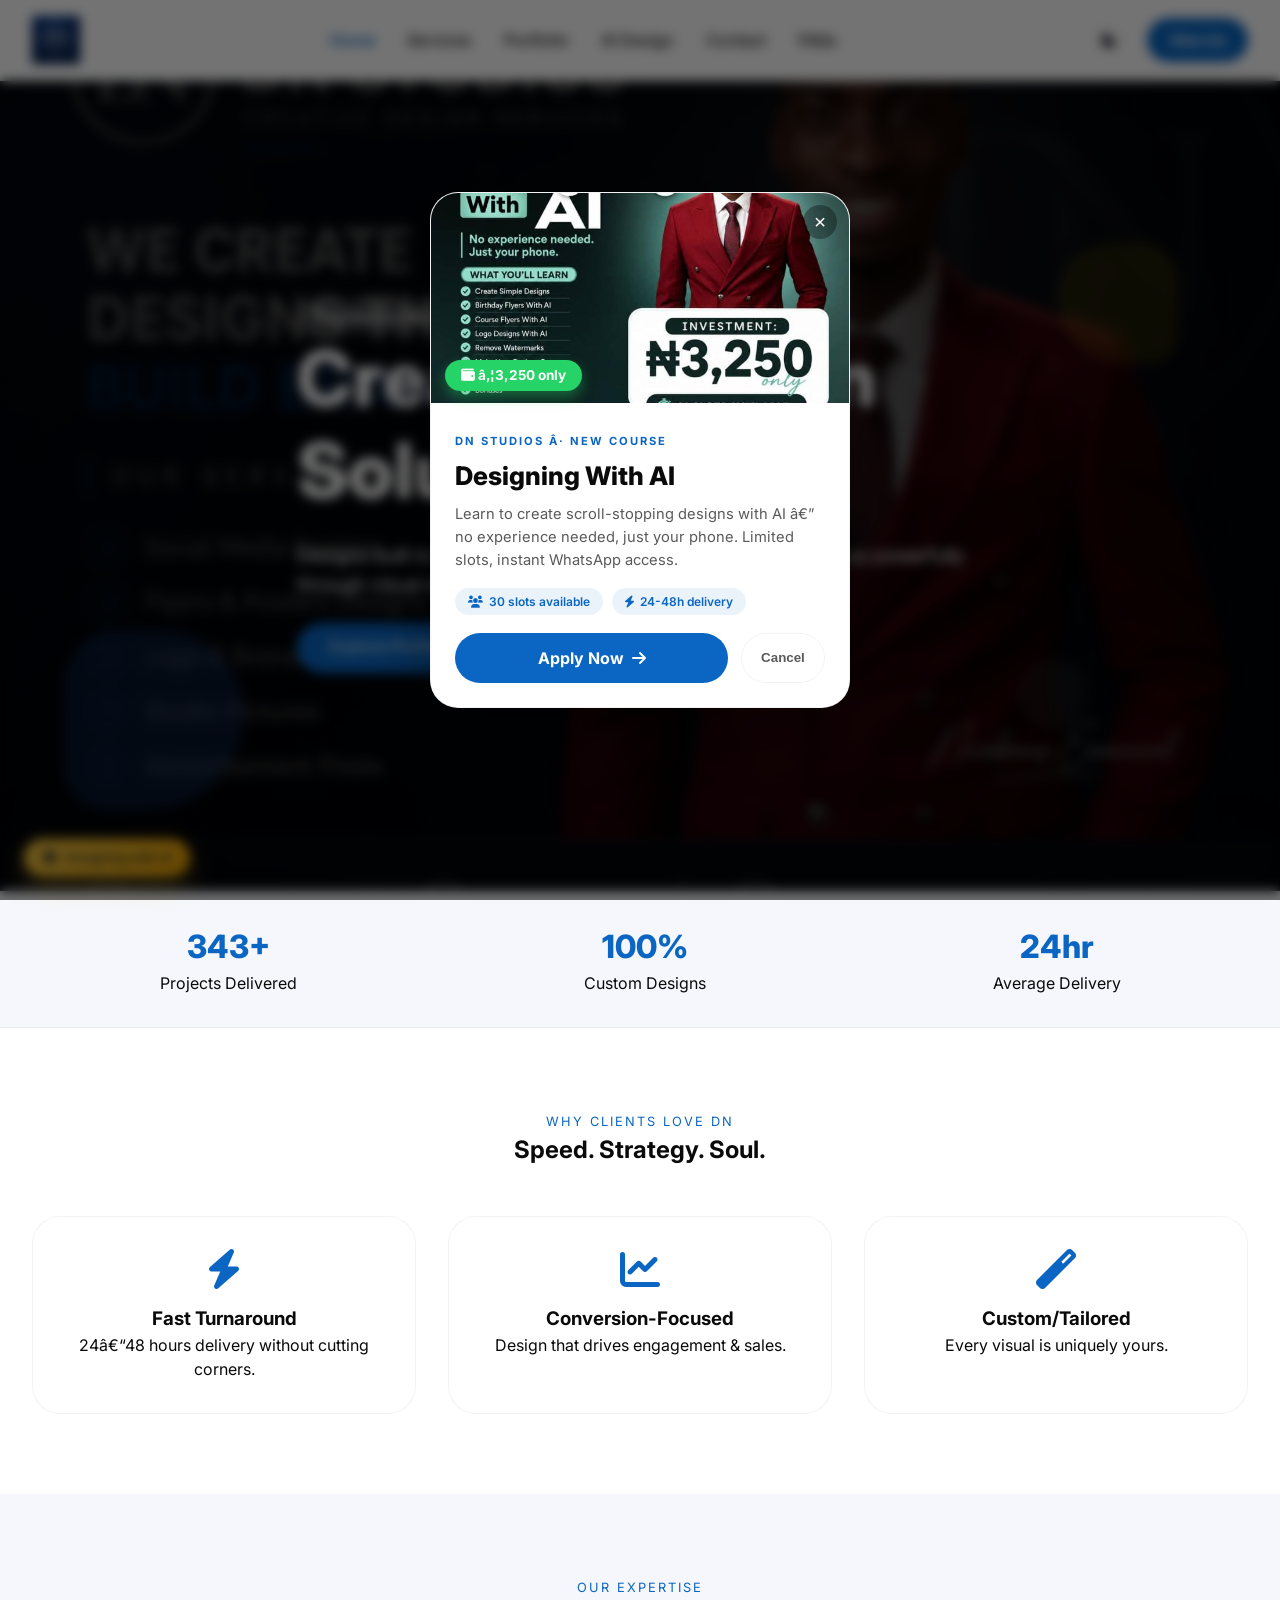
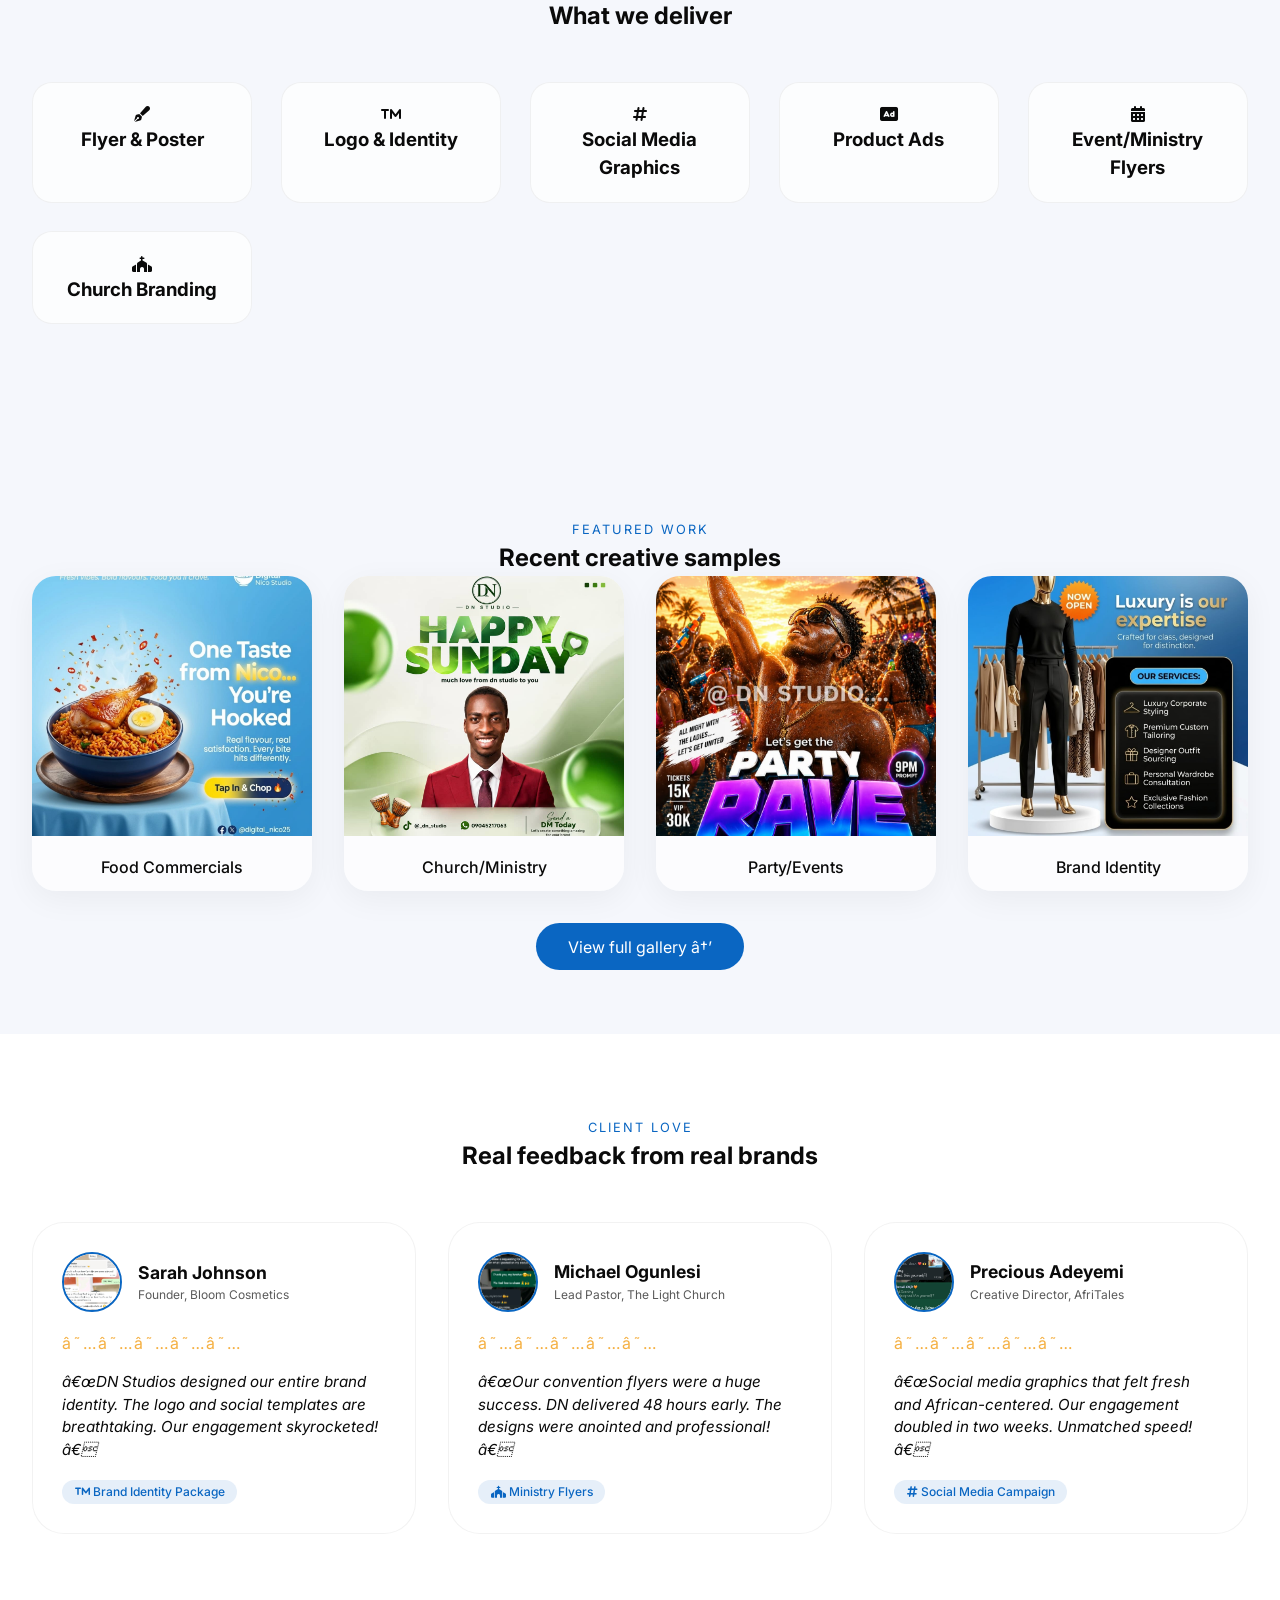
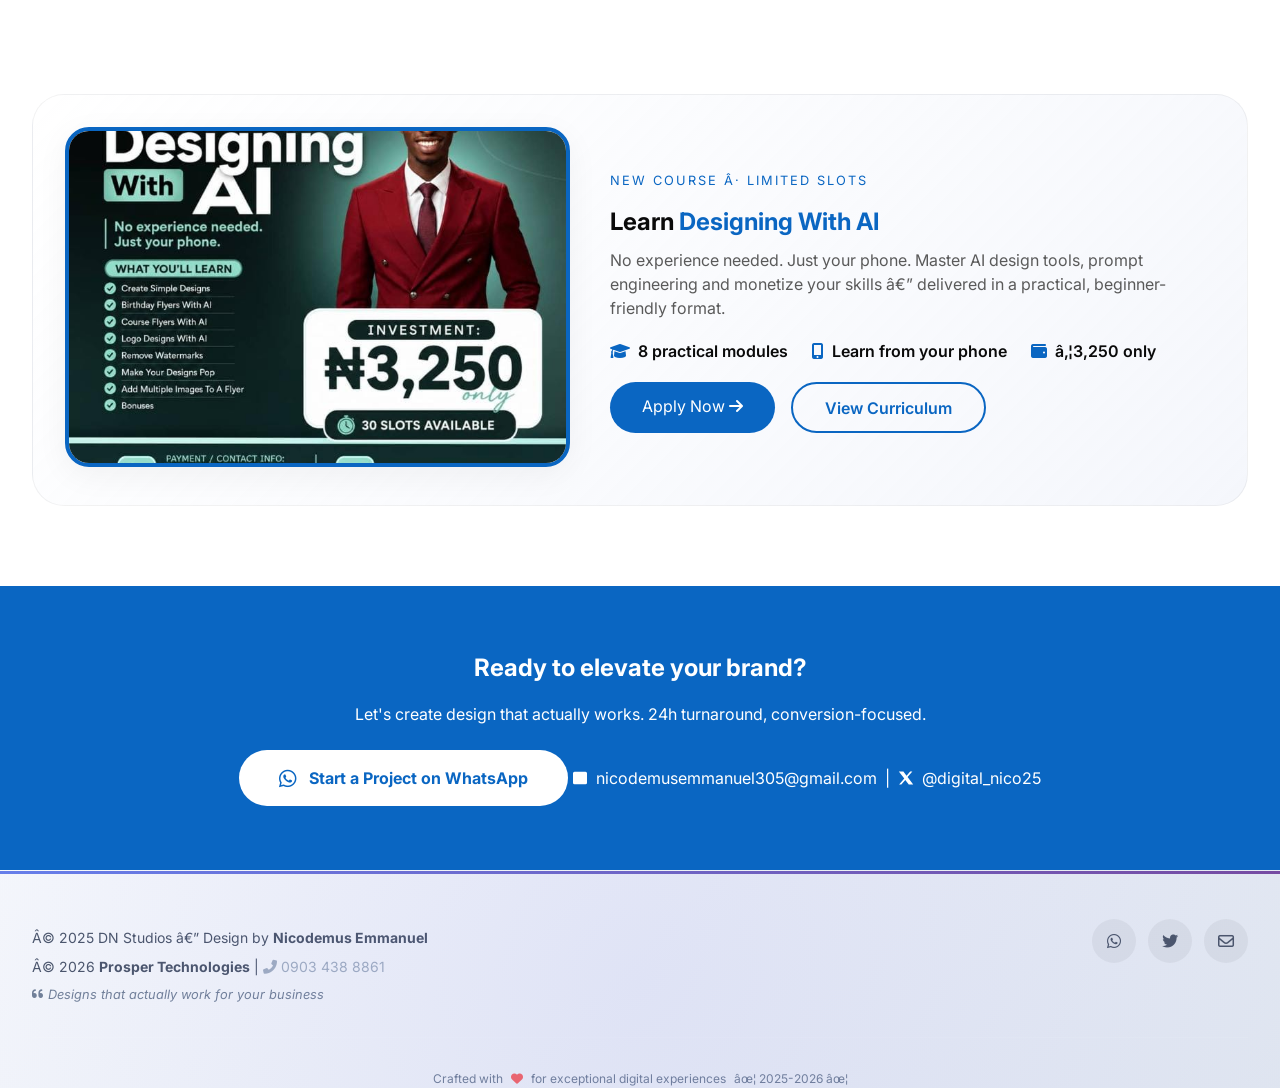
<file: dn-studios-portfolio/index.html>
<!DOCTYPE html>
<html lang="en">
<head>
  <meta charset="UTF-8">
  <meta name="viewport" content="width=device-width, initial-scale=1.0, viewport-fit=cover">
  <title>DN Studios | Premium Creative Agency â€“ Design that Converts</title>
  <meta name="description" content="DN Studios delivers conversion-focused design within 24-48h. Brand identity, flyers, social graphics for businesses & ministries. WhatsApp 09045217063.">
  <!-- Google Fonts + Font Awesome -->
  <link href="https://fonts.googleapis.com/css2?family=Inter:opsz,wght@14..32,300;400;500;600;700;800&family=Space+Grotesk:wght@400;500;600&display=swap" rel="stylesheet">
  <link rel="stylesheet" href="https://cdnjs.cloudflare.com/ajax/libs/font-awesome/6.0.0-beta3/css/all.min.css">
  <style>
    /* ---------- GLOBAL VARIABLES (Light + Dark) ---------- */
    :root {
      --bg-primary: #ffffff;
      --bg-secondary: #f5f7fc;
      --text-primary: #0a0a0a;
      --text-secondary: #2c2c2c;
      --text-muted: #5a5a5a;
      --card-bg: rgba(255,255,255,0.7);
      --border-light: rgba(0,0,0,0.05);
      --accent: #0a66c2;
      --accent-glow: rgba(10,102,194,0.25);
      --header-bg: rgba(255,255,255,0.85);
      --shadow-glass: 0 8px 32px rgba(0,0,0,0.05);
      --hero-overlay: linear-gradient(125deg, rgba(0,0,0,0.75) 0%, rgba(0,0,0,0.55) 100%);
    }
    body.dark {
      --bg-primary: #050505;
      --bg-secondary: #0f0f14;
      --text-primary: #f0f0f0;
      --text-secondary: #d0d0d0;
      --text-muted: #a0a0a0;
      --card-bg: rgba(20,20,28,0.75);
      --border-light: rgba(255,255,255,0.08);
      --accent: #3b82f6;
      --accent-glow: rgba(59,130,246,0.4);
      --header-bg: rgba(10,10,10,0.85);
      --shadow-glass: 0 8px 32px rgba(0,0,0,0.3);
      --hero-overlay: linear-gradient(125deg, rgba(0,0,0,0.85), rgba(0,0,0,0.65));
    }
    * { margin: 0; padding: 0; box-sizing: border-box; }
    body {
      font-family: 'Inter', sans-serif;
      background: var(--bg-primary);
      color: var(--text-primary);
      line-height: 1.5;
      overflow-x: hidden;
    }
    .container { max-width: 1280px; margin: 0 auto; padding: 0 2rem; }
    
    /* ---------- STICKY GLASS NAVBAR (EXACTLY AS REQUESTED) ---------- */
    .site-header {
      position: sticky;
      top: 0;
      z-index: 1000;
      background: var(--header-bg);
      backdrop-filter: blur(12px);
      border-bottom: 1px solid var(--border-light);
      transition: 0.3s;
    }
    .header-flex {
      display: flex;
      justify-content: space-between;
      align-items: center;
      padding: 1rem 2rem;
    }
    .logo img { height: 48px; width: auto; display: block; }
    .nav-links {
      display: flex;
      gap: 2rem;
      align-items: center;
      list-style: none;
    }
    .nav-link {
      text-decoration: none;
      font-weight: 500;
      color: var(--text-primary);
      transition: 0.2s;
    }
    .nav-link:hover { color: var(--accent); }
    .nav-link.active { color: var(--accent); font-weight: 600; }
    .hire-btn {
      background: var(--accent);
      color: white !important;
      padding: 0.6rem 1.4rem;
      border-radius: 40px;
      font-weight: 600;
      animation: subtlePulse 2s infinite;
      transition: transform 0.2s;
    }
    .hire-btn:hover { transform: scale(1.03); background: #004e9e; }
    @keyframes subtlePulse {
      0% { box-shadow: 0 0 0 0 rgba(10,102,194,0.4); }
      70% { box-shadow: 0 0 0 10px rgba(10,102,194,0); }
      100% { box-shadow: 0 0 0 0 rgba(10,102,194,0); }
    }
    .theme-toggle {
      background: var(--card-bg);
      border: 1px solid var(--border-light);
      border-radius: 50px;
      width: 44px;
      height: 44px;
      cursor: pointer;
      font-size: 1.3rem;
      backdrop-filter: blur(4px);
      display: flex;
      align-items: center;
      justify-content: center;
    }
    .theme-toggle img { width: 20px; height: 20px; }
    .theme-toggle .icon-sun { display: none; }
    body.dark .theme-toggle .icon-moon { display: none; }
    body.dark .theme-toggle .icon-sun { display: inline-block; }
    .mobile-menu-btn { display: none; font-size: 1.7rem; cursor: pointer; background: none; border: none; color: var(--text-primary); }
    .header-right { display: flex; align-items: center; gap: 1rem; }

    /* ---------- PARALLAX HERO (split-text + floating shapes) ---------- */
    .hero-parallax {
      position: relative;
      min-height: 90vh;
      display: flex;
      align-items: center;
      background: var(--hero-overlay), url('assets/hero_cover_main.jpg') center center / cover fixed;
      background-attachment: fixed;
      color: white;
      isolation: isolate;
      overflow: hidden;
    }
    .hero-content { position: relative; z-index: 2; max-width: 750px; }
    .split-text {
      font-size: clamp(2.5rem, 8vw, 4.8rem);
      font-weight: 800;
      line-height: 1.2;
    }
    .split-text .word { display: inline-block; opacity: 0; animation: fadeWord 0.6s forwards; }
    @keyframes fadeWord { 0% { opacity: 0; transform: translateY(30px); } 100% { opacity: 1; transform: translateY(0); } }
    .floating-shape {
      position: absolute;
      background: rgba(255,255,255,0.08);
      border-radius: 50%;
      backdrop-filter: blur(5px);
      pointer-events: none;
      animation: float 12s infinite ease-in-out;
    }
    @keyframes float { 0% { transform: translateY(0px) rotate(0deg); } 50% { transform: translateY(-25px) rotate(5deg); } 100% { transform: translateY(0px) rotate(0deg); } }
    .shape-1 { width: 180px; height: 180px; bottom: 10%; left: 5%; background: rgba(59,130,246,0.15); border-radius: 40% 60% 70% 30%; }
    .shape-2 { width: 120px; height: 120px; top: 20%; right: 8%; background: rgba(255,215,0,0.1); border-radius: 60% 40% 30% 70%; animation-duration: 18s; }
    .shape-3 { width: 70px; height: 70px; bottom: 20%; right: 15%; background: rgba(255,255,255,0.05); animation-duration: 10s; }

    /* ---------- TRUST BAR (live stats) ---------- */
    .trust-bar {
      background: var(--bg-secondary);
      padding: 2rem 0;
      border-bottom: 1px solid var(--border-light);
    }
    .stats-grid {
      display: flex;
      justify-content: space-around;
      flex-wrap: wrap;
      gap: 2rem;
      text-align: center;
    }
    .stat-item h3 { font-size: 2rem; color: var(--accent); font-weight: 800; }
    
    /* ---------- GLASS CARDS (Why Choose Us) ---------- */
    .why-section { padding: 5rem 0; background: var(--bg-primary); }
    .cards-glass {
      display: flex;
      flex-wrap: wrap;
      gap: 2rem;
      justify-content: center;
      margin-top: 3rem;
    }
    .glass-card {
      background: var(--card-bg);
      backdrop-filter: blur(12px);
      border: 1px solid var(--border-light);
      border-radius: 28px;
      padding: 2rem;
      flex: 1;
      min-width: 240px;
      text-align: center;
      transition: all 0.3s ease;
      position: relative;
    }
    .glass-card:hover {
      transform: translateY(-10px);
      box-shadow: 0 20px 35px -12px var(--accent-glow);
      border-color: var(--accent);
    }
    .glass-card i { font-size: 2.5rem; color: var(--accent); margin-bottom: 1rem; }
    .tooltip-text {
      visibility: hidden;
      background: var(--accent);
      color: white;
      position: absolute;
      bottom: -30px;
      left: 50%;
      transform: translateX(-50%);
      padding: 4px 12px;
      border-radius: 20px;
      font-size: 0.75rem;
      white-space: nowrap;
      opacity: 0;
      transition: 0.2s;
    }
    .glass-card:hover .tooltip-text { visibility: visible; opacity: 1; bottom: -20px; }

    /* services grid */
    .services-grid {
      display: grid;
      grid-template-columns: repeat(auto-fit, minmax(200px, 1fr));
      gap: 1.8rem;
      margin: 3rem 0;
    }
    .service-item {
      background: var(--card-bg);
      padding: 1.2rem;
      border-radius: 20px;
      text-align: center;
      border: 1px solid var(--border-light);
      transition: transform 0.2s;
    }
    .service-item:hover { transform: translateY(-5px); border-color: var(--accent); }

    /* portfolio preview */
    .portfolio-preview {
      padding: 4rem 0;
      background: var(--bg-secondary);
    }
    .preview-grid {
      display: grid;
      grid-template-columns: repeat(auto-fit, minmax(260px, 1fr));
      gap: 2rem;
    }
    .preview-card {
      border-radius: 24px;
      overflow: hidden;
      transition: 0.3s;
      box-shadow: var(--shadow-glass);
      background: var(--card-bg);
    }
    .preview-card img { width: 100%; height: 260px; object-fit: cover; transition: transform 0.5s; }
    .preview-card:hover img { transform: scale(1.05); }
    .card-caption { padding: 0.8rem; text-align: center; font-weight: 500; }
    
    /* Reviews Section */
    .reviews-section {
      padding: 5rem 0;
      background: var(--bg-primary);
    }
    .reviews-grid {
      display: grid;
      grid-template-columns: repeat(auto-fit, minmax(300px, 1fr));
      gap: 2rem;
      margin-top: 3rem;
    }
    .review-card {
      background: var(--card-bg);
      backdrop-filter: blur(8px);
      border: 1px solid var(--border-light);
      border-radius: 32px;
      padding: 1.8rem;
      transition: all 0.3s ease;
    }
    .review-card:hover {
      transform: translateY(-8px);
      border-color: var(--accent);
      box-shadow: 0 20px 30px -12px var(--accent-glow);
    }
    .review-header {
      display: flex;
      align-items: center;
      gap: 1rem;
      margin-bottom: 1.2rem;
    }
    .review-avatar {
      width: 60px;
      height: 60px;
      border-radius: 50%;
      object-fit: cover;
      border: 2px solid var(--accent);
    }
    .reviewer-info h4 { font-size: 1.1rem; font-weight: 700; }
    .reviewer-title { font-size: 0.75rem; color: var(--text-muted); }
    .stars { color: #f5b042; margin-bottom: 1rem; letter-spacing: 2px; }
    .review-text { font-size: 0.95rem; line-height: 1.5; margin-bottom: 1rem; font-style: italic; }
    .review-project { font-size: 0.75rem; color: var(--accent); font-weight: 500; background: rgba(10,102,194,0.1); padding: 0.2rem 0.8rem; border-radius: 30px; display: inline-block; }
    
    /* CTA section */
    .cta-section {
      background: var(--accent);
      color: white;
      padding: 4rem 0;
      text-align: center;
    }
    .cta-btn {
      background: white;
      color: var(--accent);
      padding: 1rem 2.5rem;
      border-radius: 60px;
      font-weight: bold;
      text-decoration: none;
      display: inline-flex;
      align-items: center;
      gap: 0.8rem;
      transition: transform 0.2s;
    }
    .cta-btn:hover { transform: scale(1.03); }

    /* reveal animations */
    .reveal {
      opacity: 0;
      transform: translateY(35px);
      transition: opacity 0.7s cubic-bezier(0.2, 0.9, 0.4, 1.1), transform 0.7s ease;
    }
    .reveal.revealed { opacity: 1; transform: translateY(0); }
    .stagger-load { transition: opacity 0.5s, transform 0.5s; }

    /* Footer */
    .site-footer {
      background: linear-gradient(135deg, #0f0f1a 0%, #1a1a2e 100%);
      position: relative;
      overflow: hidden;
      border-top: 1px solid rgba(255, 255, 255, 0.1);
      margin-top: auto;
    }
    body:not(.dark) .site-footer {
      background: linear-gradient(135deg, #f8fafc 0%, #e2e8f0 100%);
    }
    .site-footer::before {
      content: '';
      position: absolute;
      top: 0;
      left: -50%;
      width: 200%;
      height: 100%;
      background: radial-gradient(circle, rgba(99, 102, 241, 0.1) 0%, transparent 70%);
      animation: shimmer 20s infinite linear;
      pointer-events: none;
    }
    @keyframes shimmer {
      0% { transform: translateX(-50%); }
      100% { transform: translateX(50%); }
    }
    .footer-wave {
      position: absolute;
      top: 0;
      left: 0;
      width: 100%;
      height: 3px;
      background: linear-gradient(90deg, #667eea, #764ba2, #667eea);
      background-size: 200% 100%;
      animation: waveFlow 3s ease infinite;
    }
    @keyframes waveFlow {
      0% { background-position: 0% 50%; }
      50% { background-position: 100% 50%; }
      100% { background-position: 0% 50%; }
    }
    .footer-main {
      display: flex;
      justify-content: space-between;
      align-items: flex-start;
      gap: 3rem;
      padding: 3rem 0 2rem;
      flex-wrap: wrap;
    }
    .footer-copyright p {
      margin: 0.5rem 0;
      color: #a0aec0;
      font-size: 0.875rem;
    }
    body:not(.dark) .footer-copyright p { color: #4a5568; }
    .phone-link {
      color: #a0aec0;
      text-decoration: none;
      transition: 0.3s;
    }
    .phone-link:hover { color: #48bb78; }
    .footer-tagline {
      color: #718096;
      font-size: 0.8rem;
      font-style: italic;
      margin-top: 0.5rem;
    }
    .social-links {
      display: flex;
      gap: 0.75rem;
    }
    .social-link {
      width: 44px;
      height: 44px;
      border-radius: 50%;
      display: flex;
      align-items: center;
      justify-content: center;
      background: rgba(255, 255, 255, 0.05);
      color: #cbd5e0;
      text-decoration: none;
      transition: all 0.3s;
    }
    body:not(.dark) .social-link {
      background: rgba(0, 0, 0, 0.05);
      color: #4a5568;
    }
    .social-link:hover { transform: translateY(-3px); }
    .social-link.whatsapp:hover { color: #25D366; background: rgba(37, 211, 102, 0.1); }
    .social-link.twitter:hover { color: #1DA1F2; background: rgba(29, 161, 242, 0.1); }
    .social-link.email:hover { color: #EA4335; background: rgba(234, 67, 53, 0.1); }
    .footer-bottom {
      border-top: 1px solid rgba(255, 255, 255, 0.08);
      padding-top: 2rem;
      text-align: center;
    }
    .footer-heart {
      color: #718096;
      font-size: 0.75rem;
      display: flex;
      align-items: center;
      justify-content: center;
      gap: 0.5rem;
      flex-wrap: wrap;
    }
    .heart-icon { color: #f56565; animation: heartbeat 1.5s ease infinite; }
    @keyframes heartbeat { 0%,100%{ transform: scale(1); } 50%{ transform: scale(1.2); } }
    
    @media (max-width: 768px) {
      .nav-links {
        position: fixed;
        top: 70px;
        left: -100%;
        width: 100%;
        background: var(--header-bg);
        backdrop-filter: blur(20px);
        flex-direction: column;
        padding: 2rem;
        transition: left 0.3s;
        z-index: 999;
      }
      .nav-links.show-nav { left: 0; }
      .mobile-menu-btn { display: block; }
      .hero-parallax { background-attachment: scroll; }
      .footer-main { flex-direction: column; text-align: center; align-items: center; }
      .social-links { justify-content: center; }
    }
    .section-tag { font-size: 0.8rem; letter-spacing: 2px; text-transform: uppercase; color: var(--accent); }
    .btn-primary { background: var(--accent); padding: 0.7rem 2rem; border-radius: 30px; text-decoration: none; color: white; display: inline-block; }
  </style>
</head>
<body>
  <!-- EXACT NAVBAR AS REQUESTED -->
  <header class="site-header">
    <div class="header-flex container">
      <div class="logo"><a href="index.html"><img src="assets/logo_main.png" alt="DN Studios Logo"></a></div>
      <nav>
        <ul class="nav-links" id="navLinks">
          <li><a href="index.html" class="nav-link active">Home</a></li>
          <li><a href="index.html#services" class="nav-link">Services</a></li>
          <li><a href="portfolio.html" class="nav-link">Portfolio</a></li>
          <li><a href="designing-with-ai.html" class="nav-link">AI Design</a></li>
          <li><a href="contact.html" class="nav-link">Contact</a></li>
          <li><a href="faqs.html" class="nav-link">FAQs</a></li>
        </ul>
      </nav>
      <div class="header-right">
        <button class="theme-toggle" id="darkModeToggle" aria-label="Toggle theme"><img class="icon-moon" src="assets/icon_moon.svg" alt="Dark mode"><img class="icon-sun" src="assets/icon_sun.svg" alt="Light mode"></button>
        <a href="https://wa.me/2349045217063" class="nav-link hire-btn" target="_blank">Hire Us</a>
        <button class="mobile-menu-btn" id="mobileMenuBtn"><i class="fas fa-bars"></i></button>
      </div>
    </div>
  </header>

  <main>
    <!-- Hero Section -->
    <section class="hero-parallax">
      <div class="floating-shape shape-1"></div>
      <div class="floating-shape shape-2"></div>
      <div class="floating-shape shape-3"></div>
      <div class="container hero-content">
        <div class="hero-badge" style="background: rgba(255,255,255,0.2); display: inline-block; padding: 0.3rem 1rem; border-radius: 40px;">Founded by Nicodemus Emmanuel</div>
        <div class="split-text" id="splitHeadline"></div>
        <p style="font-size: 1.2rem; margin: 1.5rem 0;">Designs built to help businesses, brands, and individuals show up powerfully through visual design.</p>
        <div class="hero-buttons" style="display: flex; gap: 1rem; flex-wrap: wrap;">
          <a href="portfolio.html" class="btn-primary">Explore Portfolio</a>
          <a href="https://wa.me/2349045217063" style="border:2px solid white; padding:0.7rem 2rem; border-radius:40px; color:white; text-decoration:none;">WhatsApp Now</a>
        </div>
      </div>
    </section>

    <!-- Trust Bar -->
    <div class="trust-bar reveal">
      <div class="container stats-grid">
        <div class="stat-item"><h3 id="projectsCount">500+</h3><p>Projects Delivered</p></div>
        <div class="stat-item"><h3>100%</h3><p>Custom Designs</p></div>
        <div class="stat-item"><h3>24hr</h3><p>Average Delivery</p></div>
      </div>
    </div>

    <!-- Why Choose Us -->
    <section class="why-section">
      <div class="container">
        <div class="reveal" style="text-align: center;"><span class="section-tag">Why Clients Love DN</span><h2>Speed. Strategy. Soul.</h2></div>
        <div class="cards-glass">
          <div class="glass-card reveal"><i class="fas fa-bolt"></i><h3>Fast Turnaround</h3><p>24â€“48 hours delivery without cutting corners.</p><div class="tooltip-text">Rush projects welcome</div></div>
          <div class="glass-card reveal"><i class="fas fa-chart-line"></i><h3>Conversion-Focused</h3><p>Design that drives engagement & sales.</p><div class="tooltip-text">Data-driven aesthetics</div></div>
          <div class="glass-card reveal"><i class="fas fa-magic"></i><h3>Custom/Tailored</h3><p>Every visual is uniquely yours.</p><div class="tooltip-text">Zero templates</div></div>
        </div>
      </div>
    </section>

    <!-- Services Grid -->
    <section id="services" class="why-section" style="background: var(--bg-secondary);">
      <div class="container">
        <div class="reveal" style="text-align: center;"><span class="section-tag">Our Expertise</span><h2>What we deliver</h2></div>
        <div class="services-grid">
          <div class="service-item reveal"><i class="fas fa-pen-fancy"></i><h3>Flyer & Poster</h3></div>
          <div class="service-item reveal"><i class="fas fa-trademark"></i><h3>Logo & Identity</h3></div>
          <div class="service-item reveal"><i class="fas fa-hashtag"></i><h3>Social Media Graphics</h3></div>
          <div class="service-item reveal"><i class="fas fa-ad"></i><h3>Product Ads</h3></div>
          <div class="service-item reveal"><i class="fas fa-calendar-alt"></i><h3>Event/Ministry Flyers</h3></div>
          <div class="service-item reveal"><i class="fas fa-church"></i><h3>Church Branding</h3></div>
        </div>
      </div>
    </section>

    <!-- Portfolio Preview -->
    <section id="portfolio" class="portfolio-preview">
      <div class="container">
        <div class="reveal" style="text-align: center;"><span class="section-tag">Featured Work</span><h2>Recent creative samples</h2></div>
        <div class="preview-grid">
          <div class="preview-card stagger-load"><img src="assets/samples_food_01.jpg" alt="Food Commercial"><div class="card-caption">Food Commercials</div></div>
          <div class="preview-card stagger-load"><img src="assets/samples_church_04.jpeg" alt="Church Ministry"><div class="card-caption">Church/Ministry</div></div>
          <div class="preview-card stagger-load"><img src="assets/samples_party_01.jpg" alt="Party Events"><div class="card-caption">Party/Events</div></div>
          <div class="preview-card stagger-load"><img src="assets/samples_brands_01.jpg" alt="Brand Identity"><div class="card-caption">Brand Identity</div></div>
        </div>
        <div style="text-align: center; margin-top: 2rem;"><a href="portfolio.html" class="btn-primary">View full gallery â†’</a></div>
      </div>
    </section>

    <!-- Reviews Section -->
    <section class="reviews-section reveal">
      <div class="container">
        <div style="text-align: center; margin-bottom: 2rem;">
          <span class="section-tag">Client Love</span>
          <h2>Real feedback from real brands</h2>
        </div>
        <div class="reviews-grid">
          <div class="review-card">
            <div class="review-header">
              <img src="assets/samples_reveiws_01.jpeg" alt="Sarah Johnson" class="review-avatar">
              <div class="reviewer-info"><h4>Sarah Johnson</h4><div class="reviewer-title">Founder, Bloom Cosmetics</div></div>
            </div>
            <div class="stars">â˜…â˜…â˜…â˜…â˜…</div>
            <div class="review-text">â€œDN Studios designed our entire brand identity. The logo and social templates are breathtaking. Our engagement skyrocketed!â€</div>
            <span class="review-project"><i class="fas fa-trademark"></i> Brand Identity Package</span>
          </div>
          <div class="review-card">
            <div class="review-header">
              <img src="assets/samples_reveiws_02.jpeg" alt="Michael Ogunlesi" class="review-avatar">
              <div class="reviewer-info"><h4>Michael Ogunlesi</h4><div class="reviewer-title">Lead Pastor, The Light Church</div></div>
            </div>
            <div class="stars">â˜…â˜…â˜…â˜…â˜…</div>
            <div class="review-text">â€œOur convention flyers were a huge success. DN delivered 48 hours early. The designs were anointed and professional!â€</div>
            <span class="review-project"><i class="fas fa-church"></i> Ministry Flyers</span>
          </div>
          <div class="review-card">
            <div class="review-header">
              <img src="assets/samples_reveiws_03.jpeg" alt="Precious Adeyemi" class="review-avatar">
              <div class="reviewer-info"><h4>Precious Adeyemi</h4><div class="reviewer-title">Creative Director, AfriTales</div></div>
            </div>
            <div class="stars">â˜…â˜…â˜…â˜…â˜…</div>
            <div class="review-text">â€œSocial media graphics that felt fresh and African-centered. Our engagement doubled in two weeks. Unmatched speed!â€</div>
            <span class="review-project"><i class="fas fa-hashtag"></i> Social Media Campaign</span>
          </div>
        </div>
      </div>
    </section>

    <!-- AI Course Highlight -->
    <section class="why-section reveal" id="ai-course">
      <div class="container">
        <div style="display: flex; flex-wrap: wrap; gap: 2.5rem; align-items: center; background: linear-gradient(135deg, var(--card-bg) 0%, var(--bg-secondary) 100%); border: 1px solid var(--border-light); border-radius: 32px; padding: 2rem; overflow: hidden;">
          <div style="flex: 1; min-width: 280px;">
            <img src="assets/invest.jpg" alt="Designing With AI course" style="width: 100%; max-height: 340px; object-fit: cover; border-radius: 24px; box-shadow: var(--shadow-glass); border: 4px solid var(--accent);">
          </div>
          <div style="flex: 1.2; min-width: 280px;">
            <span class="section-tag">New Course Â· Limited Slots</span>
            <h2 style="margin: 0.8rem 0 0.5rem;">Learn <span style="color: var(--accent);">Designing With AI</span></h2>
            <p style="color: var(--text-muted); margin-bottom: 0.5rem;">No experience needed. Just your phone. Master AI design tools, prompt engineering and monetize your skills â€” delivered in a practical, beginner-friendly format.</p>
            <div style="display: flex; flex-wrap: wrap; gap: 1.5rem; margin: 1.2rem 0; font-weight: 600;">
              <span style="display: inline-flex; align-items: center; gap: 0.5rem;"><i class="fas fa-graduation-cap" style="color: var(--accent);"></i> 8 practical modules</span>
              <span style="display: inline-flex; align-items: center; gap: 0.5rem;"><i class="fas fa-mobile-alt" style="color: var(--accent);"></i> Learn from your phone</span>
              <span style="display: inline-flex; align-items: center; gap: 0.5rem;"><i class="fas fa-wallet" style="color: var(--accent);"></i> â‚¦3,250 only</span>
            </div>
            <div style="display: flex; gap: 1rem; flex-wrap: wrap;">
              <a href="designing-with-ai.html" class="btn-primary">Apply Now <i class="fas fa-arrow-right"></i></a>
              <a href="designing-with-ai.html" style="border: 2px solid var(--accent); color: var(--accent); padding: 0.7rem 2rem; border-radius: 30px; text-decoration: none; font-weight: 600;">View Curriculum</a>
            </div>
          </div>
        </div>
      </div>
    </section>

    <!-- CTA Section -->
    <section id="contact" class="cta-section reveal">
      <div class="container">
        <h2>Ready to elevate your brand?</h2>
        <p style="margin: 1rem 0;">Let's create design that actually works. 24h turnaround, conversion-focused.</p>
        <a href="https://wa.me/2349045217063?text=Hello%20DN%20Studios,%20I%20need%20professional%20design" class="cta-btn" target="_blank"><i class="fab fa-whatsapp fa-lg"></i> Start a Project on WhatsApp</a>
        <p style="margin-top: 1.5rem; display: inline-flex; align-items: center; gap: 0.5rem; flex-wrap: wrap;">
          <svg xmlns="http://www.w3.org/2000/svg" viewBox="0 0 24 24" width="1em" height="1em" fill="currentColor"><path d="M1.5 4.83v14.34a2.25 2.25 0 002.25 2.25h16.5A2.25 2.25 0 0022.5 19.17V4.83a2.25 2.25 0 00-2.25-2.25H3.75A2.25 2.25 0 001.5 4.83z"/></svg>
          <a href="mailto:nicodemusemmanuel305@gmail.com" style="color: inherit; text-decoration: none;">nicodemusemmanuel305@gmail.com</a>
          <span>|</span>
          <svg xmlns="http://www.w3.org/2000/svg" viewBox="0 0 24 24" width="1em" height="1em" fill="currentColor"><path d="M18.244 2.25h3.308l-7.227 8.26 8.502 11.24H16.17l-5.214-6.817L4.99 21.75H1.68l7.73-8.835L1.254 2.25H8.08l4.713 6.231z"/></svg>
          <a href="https://x.com/digital_nico25" target="_blank" style="color: inherit; text-decoration: none;"> @digital_nico25</a>
        </p>
      </div>
    </section>
  </main>

  <footer class="site-footer">
    <div class="footer-wave"></div>
    <div class="container">
      <div class="footer-main">
        <div class="footer-copyright">
          <p>Â© 2025 DN Studios â€” Design by <strong>Nicodemus Emmanuel</strong></p>
          <p>Â© 2026 <strong>Prosper Technologies</strong> | <a href="tel:09034388861" class="phone-link"><i class="fas fa-phone-alt"></i> 0903 438 8861</a></p>
          <div class="footer-tagline"><i class="fas fa-quote-left"></i> Designs that actually work for your business</div>
        </div>
        <div class="footer-social">
          <div class="social-links">
            <a href="https://wa.me/2349045217063" target="_blank" class="social-link whatsapp" aria-label="WhatsApp"><i class="fab fa-whatsapp"></i></a>
            <a href="https://x.com/digital_nico25" target="_blank" class="social-link twitter" aria-label="Twitter"><i class="fab fa-twitter"></i></a>
            <a href="mailto:nicodemusemmanuel305@gmail.com" class="social-link email" aria-label="Email"><i class="far fa-envelope"></i></a>
          </div>
        </div>
      </div>
      <div class="footer-bottom">
        <div class="footer-heart"><span>Crafted with</span> <i class="fas fa-heart heart-icon"></i> <span>for exceptional digital experiences</span> <span class="footer-year">âœ¦ 2025-2026 âœ¦</span></div>
      </div>
    </div>
  </footer>

  <script>
    (function() {
      // Dark mode toggle
      const toggle = document.getElementById('darkModeToggle');
      const body = document.body;
      const setTheme = (theme) => {
        if(theme === 'dark') {
          body.classList.add('dark');
          localStorage.setItem('dn_theme', 'dark');
        } else {
          body.classList.remove('dark');
          localStorage.setItem('dn_theme', 'light');
        }
      };
      const saved = localStorage.getItem('dn_theme');
      if(saved === 'dark') setTheme('dark');
      else if(saved === 'light') setTheme('light');
      else if(window.matchMedia && window.matchMedia('(prefers-color-scheme: dark)').matches) setTheme('dark');
      else setTheme('light');
      if(toggle) toggle.addEventListener('click', () => body.classList.contains('dark') ? setTheme('light') : setTheme('dark'));

      // Split text animation
      const headline = "Creative Design Solutions";
      const container = document.getElementById('splitHeadline');
      if(container) {
        const words = headline.split(' ');
        container.innerHTML = words.map((word,i) => `<span class="word" style="animation-delay: ${i * 0.15}s">${word}</span>`).join(' ');
      }

      // Reveal on scroll
      const reveals = document.querySelectorAll('.reveal');
      const observer = new IntersectionObserver((entries) => {
        entries.forEach(entry => { if(entry.isIntersecting) { entry.target.classList.add('revealed'); observer.unobserve(entry.target); } });
      }, { threshold: 0.15 });
      reveals.forEach(el => observer.observe(el));

      // Stagger portfolio cards
      const staggerCards = document.querySelectorAll('.stagger-load');
      staggerCards.forEach((card, idx) => {
        card.style.opacity = '0';
        card.style.transform = 'translateY(25px)';
        card.style.transition = 'opacity 0.5s ease, transform 0.5s ease';
        setTimeout(() => { card.style.opacity = '1'; card.style.transform = 'translateY(0)'; }, 150 * (idx + 1));
      });

      // Mobile menu
      const mobileBtn = document.getElementById('mobileMenuBtn');
      const navLinks = document.getElementById('navLinks');
      if(mobileBtn && navLinks) {
        mobileBtn.addEventListener('click', () => navLinks.classList.toggle('show-nav'));
        document.querySelectorAll('.nav-link').forEach(link => link.addEventListener('click', () => navLinks.classList.remove('show-nav')));
      }

      // Live stats counter
      const projectsSpan = document.getElementById('projectsCount');
      if(projectsSpan) {
        let count = 0;
        const target = 527;
        const updateCounter = () => { if(count < target) { count += 7; projectsSpan.innerText = count + '+'; setTimeout(updateCounter, 20); } else projectsSpan.innerText = target + '+'; };
        const statObserver = new IntersectionObserver((entries) => { if(entries[0].isIntersecting) { updateCounter(); statObserver.disconnect(); } }, { threshold: 0.5 });
        statObserver.observe(projectsSpan);
      }
    })();
  </script>

  <!-- ======= AI COURSE POPUP + ENHANCEMENTS ======= -->
  <style>
    /* AI Course Popup */
    .dn-ai-popup {
      position: fixed;
      inset: 0;
      z-index: 1000001;
      display: flex;
      align-items: center;
      justify-content: center;
      padding: 1rem;
      background: rgba(0,0,0,0.55);
      backdrop-filter: blur(6px);
      -webkit-backdrop-filter: blur(6px);
      opacity: 0;
      visibility: hidden;
      transition: opacity 0.35s ease, visibility 0.35s ease;
    }
    .dn-ai-popup.show { opacity: 1; visibility: visible; }
    .dn-ai-popup-card {
      position: relative;
      width: 100%;
      max-width: 420px;
      background: var(--bg-primary);
      color: var(--text-primary);
      border: 1px solid var(--border-light);
      border-radius: 28px;
      overflow: hidden;
      box-shadow: 0 30px 60px rgba(0,0,0,0.35);
      transform: translateY(24px) scale(0.96);
      transition: transform 0.4s cubic-bezier(0.22, 1.2, 0.36, 1);
    }
    .dn-ai-popup.show .dn-ai-popup-card { transform: translateY(0) scale(1); }
    .dn-ai-popup-close {
      position: absolute;
      top: 12px;
      right: 12px;
      width: 34px;
      height: 34px;
      border: none;
      border-radius: 50%;
      background: rgba(0,0,0,0.35);
      color: #fff;
      font-size: 1.3rem;
      line-height: 1;
      cursor: pointer;
      z-index: 2;
      transition: background 0.2s;
    }
    .dn-ai-popup-close:hover { background: rgba(0,0,0,0.6); }
    .dn-ai-popup-media { position: relative; }
    .dn-ai-popup-media img { width: 100%; height: 210px; object-fit: cover; display: block; }
    .dn-ai-popup-badge {
      position: absolute;
      left: 14px;
      bottom: 12px;
      background: #25D366;
      color: #fff;
      font-weight: 700;
      font-size: 0.85rem;
      padding: 0.35rem 1rem;
      border-radius: 40px;
      box-shadow: 0 6px 14px rgba(37,211,102,0.4);
    }
    .dn-ai-popup-body { padding: 1.5rem; }
    .dn-ai-popup-eyebrow {
      font-size: 0.7rem;
      letter-spacing: 2px;
      text-transform: uppercase;
      color: var(--accent);
      font-weight: 700;
    }
    .dn-ai-popup-body h3 { font-size: 1.6rem; font-weight: 800; margin: 0.35rem 0 0.5rem; }
    .dn-ai-popup-body p { font-size: 0.92rem; color: var(--text-muted); line-height: 1.55; }
    .dn-ai-popup-features { display: flex; flex-wrap: wrap; gap: 0.6rem; margin: 1rem 0; }
    .dn-ai-popup-features span {
      font-size: 0.75rem;
      font-weight: 600;
      background: rgba(10,102,194,0.08);
      color: var(--accent);
      padding: 0.3rem 0.8rem;
      border-radius: 40px;
      display: inline-flex;
      align-items: center;
      gap: 6px;
    }
    .dn-ai-popup-actions { display: flex; gap: 0.8rem; margin-top: 1.1rem; }
    .dn-ai-popup-apply {
      flex: 1;
      text-align: center;
      background: var(--accent);
      color: #fff;
      font-weight: 700;
      text-decoration: none;
      padding: 0.8rem 1rem;
      border-radius: 50px;
      transition: transform 0.2s, filter 0.2s;
      display: inline-flex;
      align-items: center;
      justify-content: center;
      gap: 0.5rem;
    }
    .dn-ai-popup-apply:hover { transform: translateY(-2px); filter: brightness(1.08); }
    .dn-ai-popup-cancel {
      background: transparent;
      border: 1px solid var(--border-light);
      color: var(--text-muted);
      font-weight: 600;
      padding: 0.8rem 1.2rem;
      border-radius: 50px;
      cursor: pointer;
      transition: 0.2s;
    }
    .dn-ai-popup-cancel:hover { border-color: var(--accent); color: var(--accent); }

    /* Floating launcher to reopen the popup */
    .dn-ai-launcher {
      position: fixed;
      left: 24px;
      bottom: 24px;
      z-index: 9000;
      background: linear-gradient(135deg, #f5c542 0%, #f0a500 100%);
      color: #0b1f33;
      font-weight: 700;
      font-size: 0.8rem;
      border: none;
      border-radius: 50px;
      padding: 0.7rem 1.1rem;
      cursor: pointer;
      display: flex;
      align-items: center;
      gap: 8px;
      box-shadow: 0 10px 24px rgba(245,197,66,0.4);
      transition: transform 0.2s, box-shadow 0.2s;
    }
    .dn-ai-launcher:hover { transform: translateY(-3px); box-shadow: 0 14px 30px rgba(245,197,66,0.55); }

    /* Back to top */
    .dn-back-top {
      position: fixed;
      bottom: 22px;
      left: 50%;
      transform: translateX(-50%) translateY(90px);
      width: 46px;
      height: 46px;
      border-radius: 50%;
      border: none;
      background: var(--accent);
      color: #fff;
      font-size: 1.1rem;
      cursor: pointer;
      z-index: 8000;
      box-shadow: 0 8px 20px var(--accent-glow);
      transition: transform 0.3s ease, opacity 0.3s ease;
      opacity: 0;
      display: flex;
      align-items: center;
      justify-content: center;
    }
    .dn-back-top.show { transform: translateX(-50%) translateY(0); opacity: 1; }

    @media (max-width: 520px) {
      .dn-ai-popup-media img { height: 170px; }
      .dn-ai-popup-actions { flex-direction: column; }
      .dn-ai-launcher { left: 16px; bottom: 16px; padding: 0.6rem 0.9rem; }
    }
  </style>

  <div class="dn-ai-popup" id="dnAiPopup" role="dialog" aria-modal="true" aria-labelledby="dnAiPopupTitle">
    <div class="dn-ai-popup-card">
      <button class="dn-ai-popup-close" id="dnAiPopupClose" aria-label="Close">&times;</button>
      <div class="dn-ai-popup-media">
        <img src="assets/invest.jpg" alt="Designing With AI course">
        <span class="dn-ai-popup-badge"><i class="fas fa-wallet"></i> â‚¦3,250 only</span>
      </div>
      <div class="dn-ai-popup-body">
        <span class="dn-ai-popup-eyebrow">DN Studios Â· New Course</span>
        <h3 id="dnAiPopupTitle">Designing With AI</h3>
        <p>Learn to create scroll-stopping designs with AI â€” no experience needed, just your phone. Limited slots, instant WhatsApp access.</p>
        <div class="dn-ai-popup-features">
          <span><i class="fas fa-users"></i> 30 slots available</span>
          <span><i class="fas fa-bolt"></i> 24-48h delivery</span>
        </div>
        <div class="dn-ai-popup-actions">
          <a href="designing-with-ai.html" class="dn-ai-popup-apply">Apply Now <i class="fas fa-arrow-right"></i></a>
          <button class="dn-ai-popup-cancel" id="dnAiPopupCancel">Cancel</button>
        </div>
      </div>
    </div>
  </div>

  <button class="dn-ai-launcher" id="dnAiLauncher" aria-label="Designing with AI course"><i class="fas fa-robot"></i> Designing with AI</button>

  <button class="dn-back-top" id="dnBackTop" aria-label="Back to top"><i class="fas fa-chevron-up"></i></button>

  <script>
    (function() {
      // AI Course Popup
      var popup = document.getElementById('dnAiPopup');
      var launcher = document.getElementById('dnAiLauncher');
      var closeBtn = document.getElementById('dnAiPopupClose');
      var cancelBtn = document.getElementById('dnAiPopupCancel');
      var KEY = 'dn_ai_popup_seen';
      function showPopup() { if (popup) { popup.classList.add('show'); document.body.style.overflow = 'hidden'; } }
      function hidePopup() {
        if (!popup) return;
        popup.classList.remove('show');
        document.body.style.overflow = '';
        try { sessionStorage.setItem(KEY, '1'); } catch(e) {}
      }
      if (closeBtn) closeBtn.addEventListener('click', hidePopup);
      if (cancelBtn) cancelBtn.addEventListener('click', hidePopup);
      if (popup) popup.addEventListener('click', function(e) { if (e.target === popup) hidePopup(); });
      if (launcher) launcher.addEventListener('click', showPopup);
      document.addEventListener('keydown', function(e) { if (e.key === 'Escape' && popup && popup.classList.contains('show')) hidePopup(); });
      var dismissed = false;
      try { dismissed = sessionStorage.getItem(KEY) === '1'; } catch(e) {}
      if (!dismissed) setTimeout(showPopup, 1800);

      // Back to top
      var backTop = document.getElementById('dnBackTop');
      if (backTop) {
        window.addEventListener('scroll', function() {
          if (window.scrollY > 400) backTop.classList.add('show');
          else backTop.classList.remove('show');
        }, { passive: true });
        backTop.addEventListener('click', function() { window.scrollTo({ top: 0, behavior: 'smooth' }); });
      }
    })();
  </script>
</body>
</html>
</file>
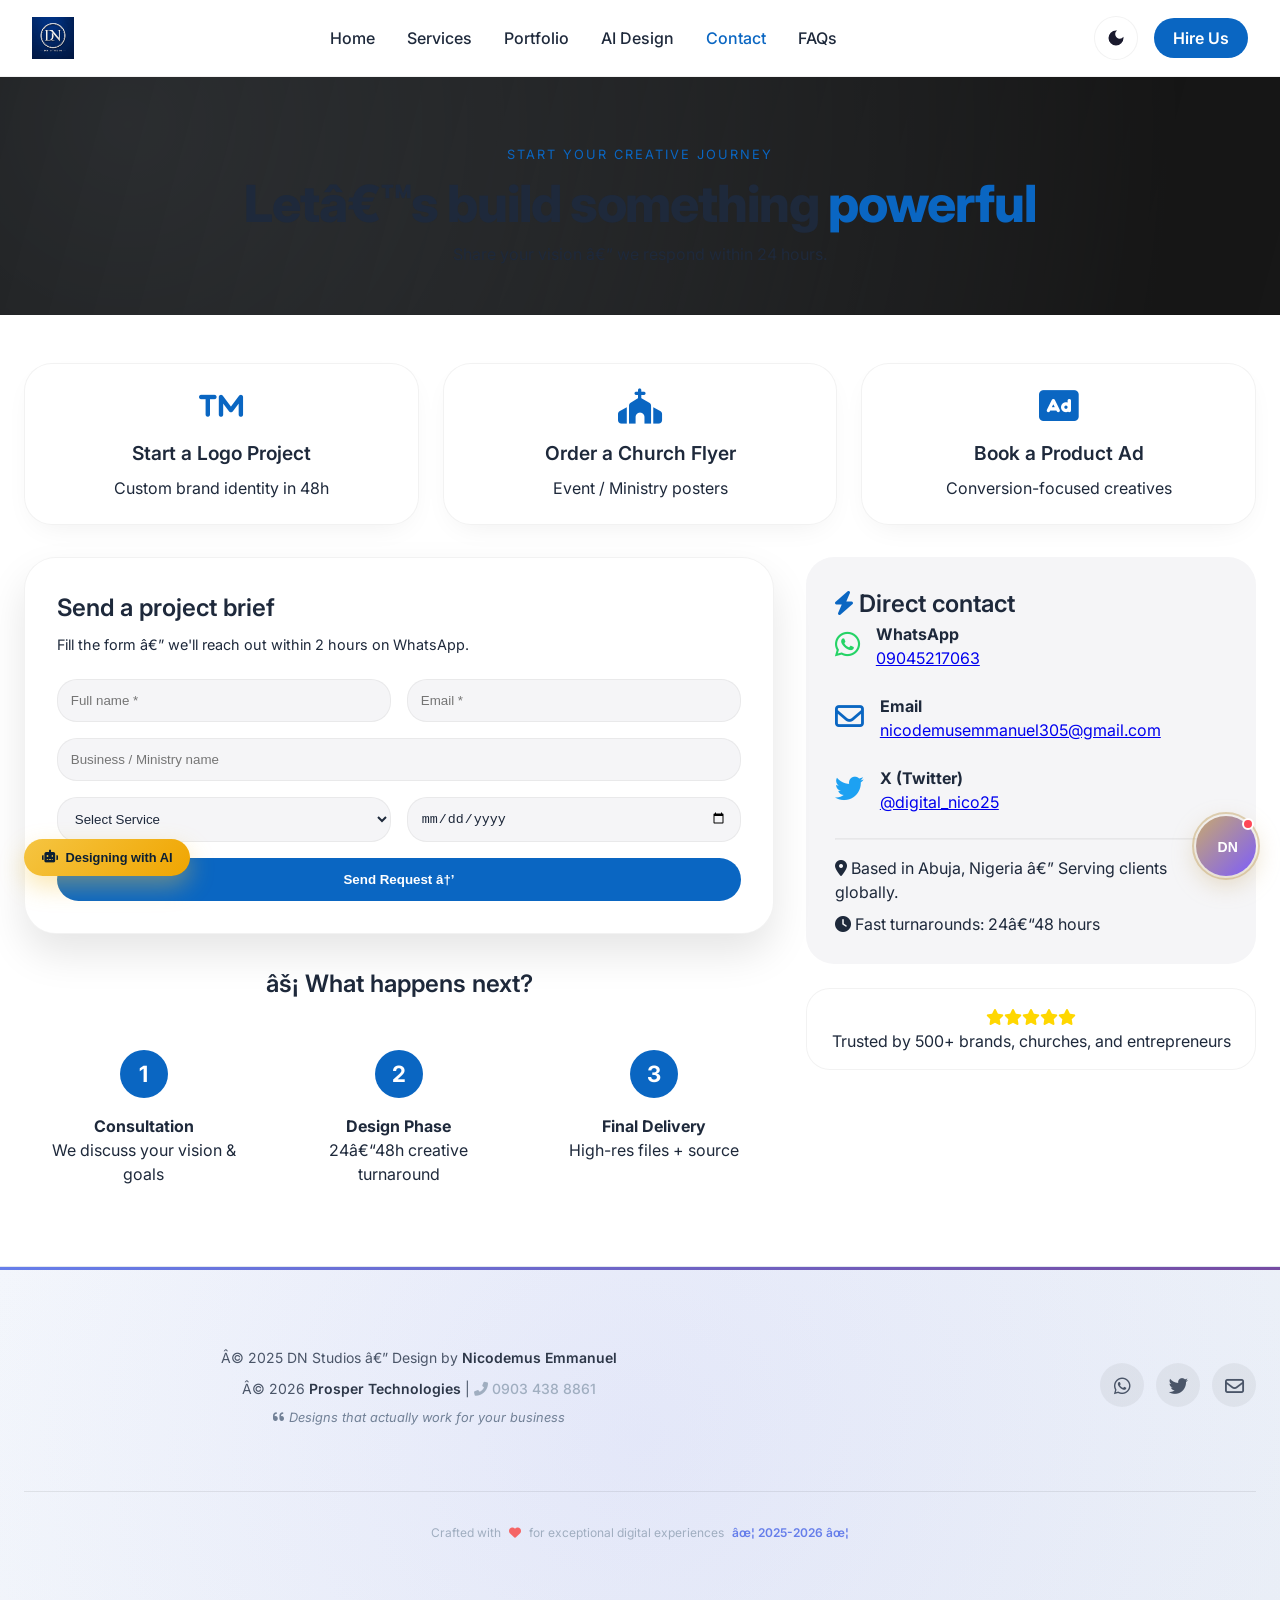
<file: dn-studios-portfolio/contact.html>
<!DOCTYPE html>
<html lang="en">
<head>
  <meta charset="UTF-8">
  <meta name="viewport" content="width=device-width, initial-scale=1.0, viewport-fit=cover">
  <title>DN Studios | Contact â€“ Start Your Creative Project</title>
  <meta name="description" content="Get in touch with DN Studios. Start a logo, church flyer, or product ad project. WhatsApp 09045217063 â€“ 24-48h turnaround.">
  <!-- Google Fonts + Font Awesome -->
  <link href="https://fonts.googleapis.com/css2?family=Inter:opsz,wght@14..32,300;400;500;600;700;800&display=swap" rel="stylesheet">
  <link rel="stylesheet" href="https://cdnjs.cloudflare.com/ajax/libs/font-awesome/6.0.0-beta3/css/all.min.css">
  <link rel="stylesheet" href="css/style.css">
  <style>
    /* Additional contact page premium styling */
    .contact-hero {
      background: var(--hero-overlay), radial-gradient(circle at 10% 20%, rgba(10,102,194,0.15) 0%, rgba(0,0,0,0.7) 90%);
      padding: 4rem 0 3rem;
      text-align: center;
      border-bottom: 1px solid var(--border-light);
    }
    .quick-actions-grid {
      display: flex;
      flex-wrap: wrap;
      gap: 1.5rem;
      justify-content: center;
      margin: 3rem 0 2rem;
    }
    .action-card {
      background: var(--card-bg);
      backdrop-filter: blur(12px);
      border: 1px solid var(--border-light);
      border-radius: 28px;
      padding: 1.5rem;
      text-align: center;
      flex: 1;
      min-width: 200px;
      transition: all 0.3s ease;
      cursor: pointer;
      box-shadow: var(--shadow-sm);
    }
    .action-card:hover {
      transform: translateY(-8px);
      border-color: var(--accent);
      background: var(--card-bg);
      box-shadow: 0 20px 35px -12px var(--accent-glow);
    }
    .action-card i {
      font-size: 2.2rem;
      color: var(--accent);
      margin-bottom: 1rem;
    }
    .action-card h3 {
      font-size: 1.2rem;
      margin-bottom: 0.5rem;
    }
    .glass-form {
      background: var(--card-bg);
      backdrop-filter: blur(16px);
      border-radius: 32px;
      padding: 2rem;
      border: 1px solid var(--border-light);
      box-shadow: 0 20px 40px rgba(0,0,0,0.1);
    }
    .timeline-steps {
      display: flex;
      flex-wrap: wrap;
      justify-content: space-between;
      gap: 1rem;
      margin-top: 2rem;
    }
    .step {
      flex: 1;
      text-align: center;
      padding: 1rem;
      position: relative;
    }
    .step .step-number {
      width: 48px;
      height: 48px;
      background: var(--accent);
      color: white;
      border-radius: 60px;
      display: flex;
      align-items: center;
      justify-content: center;
      margin: 0 auto 1rem;
      font-weight: bold;
      font-size: 1.4rem;
    }
    .contact-sidebar {
      background: var(--bg-secondary);
      border-radius: 28px;
      padding: 1.8rem;
      height: fit-content;
    }
    .contact-method {
      display: flex;
      align-items: center;
      gap: 1rem;
      margin-bottom: 1.5rem;
    }
    .success-modal {
      position: fixed;
      top: 0;
      left: 0;
      width: 100%;
      height: 100%;
      background: rgba(0,0,0,0.8);
      backdrop-filter: blur(8px);
      z-index: 2000;
      display: flex;
      align-items: center;
      justify-content: center;
      visibility: hidden;
      opacity: 0;
      transition: 0.2s;
    }
    .success-modal.active {
      visibility: visible;
      opacity: 1;
    }
    .modal-card {
      background: var(--bg-primary);
      padding: 2rem;
      border-radius: 32px;
      text-align: center;
      max-width: 400px;
    }
    @media (max-width: 768px) {
      .timeline-steps { flex-direction: column; }
      .contact-sidebar { margin-bottom: 2rem; }
    }
    .section-tag-inline {
      color: var(--accent);
      font-size: 0.8rem;
      letter-spacing: 2px;
      text-transform: uppercase;
    }
  </style>
</head>
<body>
  <header class="site-header">
  <div class="header-flex container">
    <div class="logo"><a href="index.html"><img src="assets/logo_main.png" alt="DN Studios Logo"></a></div>
    <nav>
      <ul class="nav-links" id="navLinks">
        <li><a href="index.html" class="nav-link">Home</a></li>
        <li><a href="index.html#services" class="nav-link">Services</a></li>
        <li><a href="portfolio.html" class="nav-link">Portfolio</a></li>
        <li><a href="designing-with-ai.html" class="nav-link">AI Design</a></li>
        <li><a href="contact.html" class="nav-link active">Contact</a></li>
        <li><a href="faqs.html" class="nav-link">FAQs</a></li>
      </ul>
    </nav>
    <div class="header-right">
      <button class="theme-toggle" id="darkModeToggle" aria-label="Toggle theme"><img class="icon-moon" src="assets/icon_moon.svg" alt="Dark mode"><img class="icon-sun" src="assets/icon_sun.svg" alt="Light mode"></button>
      <a href="https://wa.me/2349045217063" class="nav-link hire-btn" target="_blank">Hire Us</a>
      <button class="mobile-menu-btn" id="mobileMenuBtn"><i class="fas fa-bars"></i></button>
    </div>
  </div>
</header>
<!-- Popup AI Chat Widget for DN Studios -->
<style>
  /* â”€â”€â”€â”€â”€ CHAT WIDGET STYLES â”€â”€â”€â”€â”€â”€â”€â”€â”€â”€â”€â”€â”€â”€â”€â”€â”€â”€â”€â”€â”€â”€â”€â”€â”€â”€â”€â”€â”€â”€â”€â”€â”€ */
  .dn-chat-widget * {
    margin: 0;
    padding: 0;
    box-sizing: border-box;
  }
  
  .dn-chat-widget {
    position: fixed;
    bottom: 24px;
    right: 24px;
    z-index: 999999;
    font-family: 'Segoe UI', 'DM Sans', -apple-system, BlinkMacSystemFont, sans-serif;
  }
  
  /* Chat Bubble Button */
  .dn-chat-bubble {
    width: 60px;
    height: 60px;
    background: linear-gradient(135deg, #c8a96e 0%, #7c5cfc 100%);
    border-radius: 50%;
    cursor: pointer;
    display: flex;
    align-items: center;
    justify-content: center;
    box-shadow: 0 8px 24px rgba(200,169,110,0.4);
    transition: transform 0.3s ease, box-shadow 0.3s ease;
    border: none;
    position: relative;
  }
  
  .dn-chat-bubble:hover {
    transform: scale(1.08);
    box-shadow: 0 12px 32px rgba(200,169,110,0.5);
  }
  
  .dn-chat-bubble svg {
    width: 28px;
    height: 28px;
  }
  
  /* Pulse Ring */
  .dn-pulse-ring {
    position: absolute;
    inset: -4px;
    border-radius: 50%;
    border: 2px solid rgba(200,169,110,0.5);
    animation: dnPulse 2s ease-out infinite;
    pointer-events: none;
  }
  
  @keyframes dnPulse {
    0% { transform: scale(1); opacity: 0.7; }
    70% { transform: scale(1.4); opacity: 0; }
    100% { transform: scale(1.4); opacity: 0; }
  }
  
  /* Notification Dot */
  .dn-notif-dot {
    position: absolute;
    top: 2px;
    right: 2px;
    width: 12px;
    height: 12px;
    background: #ff4757;
    border-radius: 50%;
    border: 2px solid #fff;
    animation: dnBlink 1.5s ease-in-out infinite;
  }
  
  @keyframes dnBlink {
    0%, 100% { opacity: 1; }
    50% { opacity: 0.4; }
  }
  
  /* Chat Window */
  .dn-chat-window {
    position: absolute;
    bottom: 80px;
    right: 0;
    width: 380px;
    max-width: calc(100vw - 32px);
    height: 520px;
    background: rgba(15, 15, 25, 0.92);
    backdrop-filter: blur(24px);
    border-radius: 24px;
    border: 1px solid rgba(255,255,255,0.12);
    box-shadow: 0 24px 48px rgba(0,0,0,0.4);
    display: flex;
    flex-direction: column;
    overflow: hidden;
    opacity: 0;
    visibility: hidden;
    transform: scale(0.9) translateY(20px);
    transition: all 0.35s cubic-bezier(0.34, 1.56, 0.64, 1);
    pointer-events: none;
  }
  
  .dn-chat-window.dn-open {
    opacity: 1;
    visibility: visible;
    transform: scale(1) translateY(0);
    pointer-events: all;
  }
  
  /* Light mode support */
  @media (prefers-color-scheme: light) {
    .dn-chat-window {
      background: rgba(255, 255, 255, 0.94);
      backdrop-filter: blur(24px);
      border-color: rgba(0,0,0,0.1);
    }
  }
  
.site-footer {
  background: linear-gradient(135deg, #0f0f1a 0%, #1a1a2e 100%);
  position: relative;
  overflow: hidden;
  border-top: 1px solid rgba(255, 255, 255, 0.1);
  margin-top: auto;
}
:root {
  /* Light theme variables */
  --footer-bg: linear-gradient(135deg, #f8fafc 0%, #e2e8f0 100%);
  --text-primary: #1e293b;
  --text-secondary: #475569;
  /* ... */
}

[data-theme="dark"] {
  /* Dark theme variables */
  --footer-bg: linear-gradient(135deg, #0f0f1a 0%, #1a1a2e 100%);
  --text-primary: #f1f5f9;
  /* ... */
}

/* Animated background effect */
.site-footer::before {
  content: '';
  position: absolute;
  top: 0;
  left: -50%;
  width: 200%;
  height: 100%;
  background: radial-gradient(circle, rgba(99, 102, 241, 0.1) 0%, transparent 70%);
  animation: shimmer 20s infinite linear;
  pointer-events: none;
}

@keyframes shimmer {
  0% {
    transform: translateX(-50%);
  }
  100% {
    transform: translateX(50%);
  }
}

/* Footer wave bar */
.footer-wave {
  position: absolute;
  top: 0;
  left: 0;
  width: 100%;
  height: 3px;
  background: linear-gradient(90deg, #667eea, #764ba2, #667eea);
  background-size: 200% 100%;
  animation: waveFlow 3s ease infinite;
}

@keyframes waveFlow {
  0% {
    background-position: 0% 50%;
  }
  50% {
    background-position: 100% 50%;
  }
  100% {
    background-position: 0% 50%;
  }
}

/* Container */
.site-footer .container {
  max-width: 1280px;
  margin: 0 auto;
  padding: 3rem 1.5rem 2rem;
  position: relative;
  z-index: 1;
}

/* Footer grid layout */
@media (min-width: 768px) {
  .site-footer .container {
    display: flex;
    flex-direction: column;
    gap: 2rem;
  }
  
  .footer-main {
    display: flex;
    justify-content: space-between;
    align-items: flex-start;
    gap: 3rem;
  }
}

/* Copyright section */
.footer-copyright {
  flex: 2;
}

.footer-copyright p {
  margin: 0.5rem 0;
  color: #a0aec0;
  font-size: 0.875rem;
  line-height: 1.6;
}

.footer-copyright p:first-child {
  margin-top: 0;
}

.footer-copyright strong {
  color: #cbd5e0;
  font-weight: 600;
}

/* Phone link */
.phone-link {
  color: #a0aec0;
  text-decoration: none;
  transition: all 0.3s ease;
  font-weight: 500;
}

.phone-link:hover {
  color: #48bb78;
}

/* Tagline */
.footer-tagline {
  color: #718096;
  font-size: 0.8rem;
  font-style: italic;
  margin-top: 0.5rem;
}

/* Social section */
.footer-social {
  flex: 1;
}

@media (max-width: 767px) {
  .footer-main {
    flex-direction: column;
    text-align: center;
    gap: 1.5rem;
  }
  
  .footer-social {
    text-align: center;
  }
}

@media (min-width: 768px) {
  .footer-social {
    text-align: right;
  }
}

/* Social links container */
.social-links {
  display: flex;
  gap: 0.75rem;
  margin-top: 1rem;
}

@media (max-width: 767px) {
  .social-links {
    justify-content: center;
  }
}

@media (min-width: 768px) {
  .social-links {
    justify-content: flex-end;
  }
}

/* Social link buttons */
.social-link {
  width: 44px;
  height: 44px;
  border-radius: 50%;
  display: flex;
  align-items: center;
  justify-content: center;
  background: rgba(255, 255, 255, 0.05);
  color: #cbd5e0;
  text-decoration: none;
  transition: all 0.3s cubic-bezier(0.4, 0, 0.2, 1);
  position: relative;
  overflow: hidden;
}

.social-link i {
  font-size: 1.2rem;
  position: relative;
  z-index: 1;
  transition: all 0.3s ease;
}

/* Ripple effect */
.social-link::before {
  content: '';
  position: absolute;
  top: 50%;
  left: 50%;
  width: 0;
  height: 0;
  border-radius: 50%;
  background: currentColor;
  transform: translate(-50%, -50%);
  transition: all 0.4s ease;
  opacity: 0;
}

.social-link:hover::before {
  width: 100%;
  height: 100%;
  opacity: 0.15;
}

.social-link:hover {
  transform: translateY(-3px);
}

/* Individual social colors */
.social-link.whatsapp:hover {
  color: #25D366;
  background: rgba(37, 211, 102, 0.1);
  box-shadow: 0 4px 12px rgba(37, 211, 102, 0.3);
}

.social-link.twitter:hover {
  color: #1DA1F2;
  background: rgba(29, 161, 242, 0.1);
  box-shadow: 0 4px 12px rgba(29, 161, 242, 0.3);
}

.social-link.email:hover {
  color: #EA4335;
  background: rgba(234, 67, 53, 0.1);
  box-shadow: 0 4px 12px rgba(234, 67, 53, 0.3);
}

/* Tooltips */
.social-link {
  position: relative;
}

.social-link::after {
  content: attr(data-tooltip);
  position: absolute;
  bottom: 100%;
  left: 50%;
  transform: translateX(-50%) translateY(-8px);
  background: rgba(0, 0, 0, 0.9);
  color: white;
  padding: 4px 8px;
  border-radius: 6px;
  font-size: 0.7rem;
  white-space: nowrap;
  pointer-events: none;
  opacity: 0;
  transition: all 0.3s ease;
  font-family: system-ui, -apple-system, sans-serif;
  z-index: 10;
}

.social-link:hover::after {
  opacity: 1;
  transform: translateX(-50%) translateY(-12px);
}

/* Hide tooltips on mobile */
@media (max-width: 640px) {
  .social-link::after {
    display: none;
  }
}

/* Footer bottom bar */
.footer-bottom {
  border-top: 1px solid rgba(255, 255, 255, 0.08);
  padding-top: 2rem;
  margin-top: 2rem;
  text-align: center;
}

/* Heart animation */
.footer-heart {
  color: #718096;
  font-size: 0.75rem;
  display: flex;
  align-items: center;
  justify-content: center;
  gap: 0.5rem;
  flex-wrap: wrap;
}

.heart-icon {
  color: #f56565;
  animation: heartbeat 1.5s ease infinite;
  display: inline-block;
}

@keyframes heartbeat {
  0%, 100% {
    transform: scale(1);
  }
  50% {
    transform: scale(1.2);
  }
}

.footer-year {
  font-weight: 600;
  color: #667eea;
}

/* Responsive adjustments */
@media (max-width: 640px) {
  .site-footer .container {
    padding: 2rem 1rem 1.5rem;
  }
  
  .social-link {
    width: 40px;
    height: 40px;
  }
  
  .social-link i {
    font-size: 1rem;
  }
  
  .footer-copyright p {
    font-size: 0.75rem;
  }
  
  .footer-heart {
    font-size: 0.7rem;
    gap: 0.3rem;
  }
}

/* Print styles */
@media print {
  .site-footer {
    background: white;
    color: black;
    border-top: 1px solid #ccc;
  }
  
  .site-footer::before,
  .footer-wave,
  .social-link::before {
    display: none;
  }
  
  .social-link:hover {
    transform: none;
  }
}

/* Dark/Light mode support */
@media (prefers-color-scheme: light) {
  .site-footer {
    background: linear-gradient(135deg, #f7fafc 0%, #edf2f7 100%);
    border-top-color: #e2e8f0;
  }
  
  .footer-copyright p {
    color: #4a5568;
  }
  
  .footer-copyright strong {
    color: #2d3748;
  }
  
  .footer-tagline {
    color: #718096;
  }
  
  .social-link {
    background: rgba(0, 0, 0, 0.05);
    color: #4a5568;
  }
  
  .footer-bottom {
    border-top-color: rgba(0, 0, 0, 0.08);
  }
  
  .footer-heart {
    color: #a0aec0;
  }
}

/* Optional: Add smooth scroll behavior */
html {
  scroll-behavior: smooth;
}

/* Optional: Footer sticky behavior */
body {
  display: flex;
  flex-direction: column;
  min-height: 100vh;
}

.site-footer {
  margin-top: auto;
}
  /* Header */
  .dn-chat-header {
    padding: 16px 20px;
    background: linear-gradient(135deg, rgba(200,169,110,0.15) 0%, rgba(124,92,252,0.1) 100%);
    border-bottom: 1px solid rgba(255,255,255,0.1);
    display: flex;
    align-items: center;
    gap: 12px;
  }
  
  .dn-header-avatar {
    width: 40px;
    height: 40px;
    background: linear-gradient(135deg, #c8a96e, #7c5cfc);
    border-radius: 50%;
    display: flex;
    align-items: center;
    justify-content: center;
    font-weight: 800;
    font-size: 18px;
    color: #0a0a0f;
  }
  
  .dn-header-info {
    flex: 1;
  }
  
  .dn-header-name {
    font-weight: 700;
    font-size: 15px;
    letter-spacing: -0.3px;
  }
  
  .dn-header-status {
    font-size: 11px;
    opacity: 0.65;
    display: flex;
    align-items: center;
    gap: 6px;
    margin-top: 2px;
  }
  
  .dn-status-dot {
    width: 8px;
    height: 8px;
    background: #2ed573;
    border-radius: 50%;
    box-shadow: 0 0 6px #2ed573;
    animation: dnTypingBlink 2s ease-in-out infinite;
  }
  
  @keyframes dnTypingBlink {
    0%, 100% { opacity: 1; }
    50% { opacity: 0.4; }
  }
  
  .dn-close-btn {
    background: rgba(255,255,255,0.1);
    border: none;
    color: inherit;
    width: 30px;
    height: 30px;
    border-radius: 50%;
    cursor: pointer;
    font-size: 18px;
    display: flex;
    align-items: center;
    justify-content: center;
    transition: background 0.2s;
  }
  
  .dn-close-btn:hover {
    background: rgba(255,255,255,0.2);
  }
  
  /* Messages Area */
  .dn-messages {
    flex: 1;
    overflow-y: auto;
    padding: 16px;
    display: flex;
    flex-direction: column;
    gap: 12px;
    scroll-behavior: smooth;
  }
  
  .dn-messages::-webkit-scrollbar {
    width: 4px;
  }
  
  .dn-messages::-webkit-scrollbar-track {
    background: transparent;
  }
  
  .dn-messages::-webkit-scrollbar-thumb {
    background: rgba(255,255,255,0.2);
    border-radius: 10px;
  }
  
  /* Message Bubbles */
  .dn-msg {
    display: flex;
    gap: 8px;
    animation: dnMsgIn 0.3s cubic-bezier(0.34, 1.56, 0.64, 1);
  }
  
  @keyframes dnMsgIn {
    from {
      opacity: 0;
      transform: translateY(12px);
    }
    to {
      opacity: 1;
      transform: translateY(0);
    }
  }
  
  .dn-msg.dn-user {
    flex-direction: row-reverse;
  }
  
  .dn-msg-avatar {
    width: 28px;
    height: 28px;
    background: linear-gradient(135deg, #c8a96e, #7c5cfc);
    border-radius: 50%;
    display: flex;
    align-items: center;
    justify-content: center;
    font-size: 12px;
    font-weight: 700;
    flex-shrink: 0;
  }
  
  .dn-msg.dn-user .dn-msg-avatar {
    background: rgba(200,169,110,0.2);
    border: 1px solid rgba(200,169,110,0.3);
    color: #c8a96e;
  }
  
  .dn-msg-bubble {
    max-width: 78%;
    padding: 10px 14px;
    border-radius: 18px;
    font-size: 13px;
    line-height: 1.5;
    word-wrap: break-word;
  }
  
  .dn-msg.dn-bot .dn-msg-bubble {
    background: rgba(255,255,255,0.08);
    border: 1px solid rgba(255,255,255,0.08);
    border-bottom-left-radius: 4px;
  }
  
  .dn-msg.dn-user .dn-msg-bubble {
    background: linear-gradient(135deg, rgba(200,169,110,0.25), rgba(124,92,252,0.2));
    border-bottom-right-radius: 4px;
    text-align: right;
  }
  
  @media (prefers-color-scheme: light) {
    .dn-msg.dn-bot .dn-msg-bubble {
      background: rgba(0,0,0,0.04);
      border-color: rgba(0,0,0,0.06);
    }
    .dn-msg.dn-user .dn-msg-bubble {
      background: linear-gradient(135deg, rgba(200,169,110,0.2), rgba(124,92,252,0.15));
    }
  }
  
  /* Quick Chips */
  .dn-chips {
    display: flex;
    flex-wrap: wrap;
    gap: 8px;
    margin-top: 10px;
  }
  
  .dn-chip {
    background: rgba(255,255,255,0.06);
    border: 1px solid rgba(255,255,255,0.1);
    padding: 6px 14px;
    border-radius: 100px;
    font-size: 11px;
    cursor: pointer;
    transition: all 0.2s;
  }
  
  .dn-chip:hover {
    background: rgba(200,169,110,0.2);
    border-color: #c8a96e;
    transform: translateY(-1px);
  }
  
  @media (prefers-color-scheme: light) {
    .dn-chip {
      background: rgba(0,0,0,0.04);
      border-color: rgba(0,0,0,0.1);
    }
  }
  
  /* Typing Indicator */
  .dn-typing {
    display: flex;
    align-items: center;
    gap: 5px;
    padding: 8px 12px;
  }
  
  .dn-typing span {
    width: 6px;
    height: 6px;
    background: #c8a96e;
    border-radius: 50%;
    animation: dnTypingDot 1.2s ease-in-out infinite;
  }
  
  .dn-typing span:nth-child(2) { animation-delay: 0.2s; }
  .dn-typing span:nth-child(3) { animation-delay: 0.4s; }
  
  @keyframes dnTypingDot {
    0%, 60%, 100% { transform: scale(1); opacity: 0.5; }
    30% { transform: scale(1.3); opacity: 1; }
  }
  
  /* Input Area */
  .dn-input-area {
    padding: 12px 16px;
    border-top: 1px solid rgba(255,255,255,0.08);
    display: flex;
    gap: 10px;
    align-items: flex-end;
  }
  
  .dn-input-area textarea {
    flex: 1;
    background: rgba(255,255,255,0.06);
    border: 1px solid rgba(255,255,255,0.1);
    border-radius: 20px;
    padding: 10px 14px;
    font-family: inherit;
    font-size: 13px;
    color: inherit;
    resize: none;
    outline: none;
    max-height: 80px;
    line-height: 1.4;
  }
  
  .dn-input-area textarea::placeholder {
    opacity: 0.5;
  }
  
  .dn-input-area textarea:focus {
    border-color: #c8a96e;
  }
  
  .dn-send-btn {
    width: 38px;
    height: 38px;
    background: linear-gradient(135deg, #c8a96e, #a07c45);
    border: none;
    border-radius: 50%;
    cursor: pointer;
    display: flex;
    align-items: center;
    justify-content: center;
    transition: transform 0.2s, box-shadow 0.2s;
    flex-shrink: 0;
  }
  
  .dn-send-btn:hover {
    transform: scale(1.06);
    box-shadow: 0 4px 12px rgba(200,169,110,0.4);
  }
  
  .dn-send-btn svg {
    width: 16px;
    height: 16px;
    fill: #0a0a0f;
  }
  
  /* WhatsApp Link inside messages */
  .dn-wa-link {
    display: inline-flex;
    align-items: center;
    gap: 6px;
    background: linear-gradient(135deg, #25d366, #128c7e);
    padding: 6px 14px;
    border-radius: 100px;
    color: white;
    text-decoration: none;
    font-size: 12px;
    font-weight: 600;
    margin-top: 8px;
    transition: transform 0.2s;
  }
  
  .dn-wa-link:hover {
    transform: translateY(-1px);
  }
  
  /* Powered By */
  .dn-powered {
    text-align: center;
    font-size: 9px;
    padding: 8px;
    opacity: 0.4;
    border-top: 1px solid rgba(255,255,255,0.05);
  }
</style>

<div class="dn-chat-widget">
  <!-- Chat Bubble -->
  <button class="dn-chat-bubble" id="dnChatBubble">
    <div class="dn-pulse-ring"></div>
    <div class="dn-notif-dot" id="dnNotifDot"></div>
    <svg viewBox="0 0 40 40" fill="none">
      <text x="8" y="28" font-family="Arial, sans-serif" font-size="20" font-weight="800" fill="white">DN</text>
    </svg>
  </button>
  
  <!-- Chat Window -->
  <div class="dn-chat-window" id="dnChatWindow">
    <div class="dn-chat-header">
      <div class="dn-header-avatar">DN</div>
      <div class="dn-header-info">
        <div class="dn-header-name">DN Studios Assistant</div>
        <div class="dn-header-status">
          <div class="dn-status-dot"></div>
          Online Â· 24/7
        </div>
      </div>
      <button class="dn-close-btn" id="dnCloseChat">âœ•</button>
    </div>
    
    <div class="dn-messages" id="dnMessages"></div>
    
    <div class="dn-input-area">
      <textarea id="dnChatInput" placeholder="Ask me anything..." rows="1"></textarea>
      <button class="dn-send-btn" id="dnSendBtn">
        <svg viewBox="0 0 24 24">
          <path d="M2.01 21L23 12 2.01 3 2 10l15 2-15 2z"/>
        </svg>
      </button>
    </div>
    <div class="dn-powered">DN Studios Â· AI Assistant</div>
  </div>
</div>

<script>
  (function() {
    // Configuration
    const WHATSAPP_NUMBER = '2349045217063';
    const WHATSAPP_URL = `https://wa.me/${WHATSAPP_NUMBER}`;
    
    // DOM Elements
    const bubble = document.getElementById('dnChatBubble');
    const windowEl = document.getElementById('dnChatWindow');
    const closeBtn = document.getElementById('dnCloseChat');
    const messagesEl = document.getElementById('dnMessages');
    const inputEl = document.getElementById('dnChatInput');
    const sendBtn = document.getElementById('dnSendBtn');
    const notifDot = document.getElementById('dnNotifDot');
    
    let isOpen = false;
    let welcomed = false;
    
    // â”€â”€â”€â”€â”€ HELPER FUNCTIONS â”€â”€â”€â”€â”€â”€â”€â”€â”€â”€â”€â”€â”€â”€â”€â”€â”€â”€â”€â”€â”€â”€â”€â”€â”€â”€â”€â”€â”€â”€â”€â”€â”€â”€â”€â”€â”€
    function scrollToBottom() {
      messagesEl.scrollTop = messagesEl.scrollHeight;
    }
    
    function escapeHtml(text) {
      const div = document.createElement('div');
      div.textContent = text;
      return div.innerHTML;
    }
    
    function addMessage(content, isUser = false, chips = null) {
      const msgDiv = document.createElement('div');
      msgDiv.className = `dn-msg ${isUser ? 'dn-user' : 'dn-bot'}`;
      
      const avatar = document.createElement('div');
      avatar.className = 'dn-msg-avatar';
      avatar.textContent = isUser ? 'You' : 'DN';
      
      const bubbleDiv = document.createElement('div');
      bubbleDiv.className = 'dn-msg-bubble';
      bubbleDiv.innerHTML = content;
      
      if (chips && chips.length) {
        const chipsDiv = document.createElement('div');
        chipsDiv.className = 'dn-chips';
        chips.forEach(chip => {
          const chipBtn = document.createElement('button');
          chipBtn.className = 'dn-chip';
          chipBtn.textContent = chip;
          chipBtn.onclick = () => {
            addMessage(chip, true);
            const response = getBotResponse(chip);
            showTyping(() => addMessage(response, false, getChipsForResponse(chip)));
          };
          chipsDiv.appendChild(chipBtn);
        });
        bubbleDiv.appendChild(chipsDiv);
      }
      
      msgDiv.appendChild(avatar);
      msgDiv.appendChild(bubbleDiv);
      messagesEl.appendChild(msgDiv);
      scrollToBottom();
    }
    
    function showTyping(callback) {
      const typingDiv = document.createElement('div');
      typingDiv.className = 'dn-msg dn-bot';
      typingDiv.innerHTML = `
        <div class="dn-msg-avatar">DN</div>
        <div class="dn-msg-bubble">
          <div class="dn-typing"><span></span><span></span><span></span></div>
        </div>
      `;
      messagesEl.appendChild(typingDiv);
      scrollToBottom();
      
      setTimeout(() => {
        typingDiv.remove();
        callback();
      }, 800);
    }
    
    // â”€â”€â”€â”€â”€ KNOWLEDGE BASE / RESPONSE ENGINE â”€â”€â”€â”€â”€â”€â”€â”€â”€â”€â”€â”€â”€â”€â”€â”€â”€â”€â”€â”€â”€
    function getChipsForResponse(message) {
      const lower = message.toLowerCase();
      if (lower.includes('service') || lower.includes('offer')) return null;
      if (lower.includes('price') || lower.includes('cost')) return null;
      return ['Our Services', 'Turnaround Time', 'Contact Info', 'Get Quote'];
    }
    
    function getBotResponse(message) {
      const lower = message.toLowerCase();
      
      // Pricing / Quote
      if (lower.match(/\b(price|cost|quote|how much|fee|charge|rate|budget|afford)\b/i)) {
        return `Every brand is unique â€” so every design is custom-tailored to deliver the best value for your vision. ðŸŽ¨<br><br>
        <strong>Nicodemus</strong> will walk you through everything personally and give you a quote based on your specific needs.<br><br>
        <a href="${WHATSAPP_URL}?text=Hi%20Nicodemus%2C%20I%27d%20like%20a%20custom%20quote%20for%20my%20project" class="dn-wa-link" target="_blank">
          ðŸ’¬ Chat on WhatsApp for Quote
        </a><br><br>
        Our 24â€“48 hour turnaround starts the moment you connect! âš¡`;
      }
      
      // Turnaround / Delivery
      if (lower.match(/\b(how long|turnaround|delivery|deliver|when.*ready|time.*take|fast|rush|urgent|deadline)\b/i)) {
        return `âš¡ <strong>Fastest in the industry!</strong><br><br>
        We operate on a strict <strong>24â€“48 hour turnaround</strong> for most projects â€” logos, flyers, brand identity work, social graphics.<br><br>
        <strong>The process:</strong><br>
        1ï¸âƒ£ You share your brief & brand details<br>
        2ï¸âƒ£ Our team gets to work immediately<br>
        3ï¸âƒ£ Your design lands in your inbox within 24â€“48 hours<br><br>
        Complex brand packages may take slightly longer â€” we'll give you a clear timeline upfront.<br><br>
        <a href="${WHATSAPP_URL}?text=Hi%20Nicodemus%2C%20I%27d%20like%20to%20start%20a%20project" class="dn-wa-link" target="_blank">
          ðŸš€ Start Your Project Now
        </a>`;
      }
      
      // Services
      if (lower.match(/\b(service|offer|what.*do|logo|flyer|brand|identity|poster|social media|banner|church|ministry)\b/i)) {
        return `âœ¨ <strong>DN Studios Services:</strong><br><br>
        ðŸŽ¯ <strong>Logo & Brand Identity</strong> â€” Distinctive marks that represent your vision<br>
        â›ª <strong>Church & Ministry Flyers</strong> â€” Anointed designs for events & programmes<br>
        ðŸ“± <strong>Social Media Graphics</strong> â€” Scroll-stopping posts & story templates<br>
        ðŸ–¼ï¸ <strong>Event Posters & Banners</strong> â€” High-impact print & digital materials<br>
        ðŸ“‹ <strong>Product Advertisement Design</strong> â€” Mockups built to convert<br>
        ðŸŽ¨ <strong>Custom Design Consultation</strong> â€” Tailored to your brand voice<br><br>
        Every project is <strong>custom-built from scratch</strong> â€” no templates!<br><br>
        Which service interests you most?`;
      }
      
      // Contact / WhatsApp
      if (lower.match(/\b(contact|reach|whatsapp|nicodemus|phone|call|message|get in touch|talk|human)\b/i)) {
        return `ðŸ“ž <strong>Connect with Nicodemus directly:</strong><br><br>
        <a href="${WHATSAPP_URL}" class="dn-wa-link" target="_blank">
          ðŸ’¬ WhatsApp: 09045217063
        </a><br><br>
        ðŸ“§ Email: <strong>nicodemusemmanuel305@gmail.com</strong><br>
        ðŸ¦ X (Twitter): <strong>@digital_nico25</strong><br>
        ðŸ“± Direct Call: <strong>08065919383</strong><br><br>
        Nicodemus replies typically within minutes, Monâ€“Sat. ðŸ™Œ`;
      }
      
      // About / Who
      if (lower.match(/\b(who are you|about|what is dn|studio|mission|founder)\b/i)) {
        return `ðŸŽ¬ <strong>DN Studios</strong> is a premium creative design studio founded by <strong>Nicodemus Emmanuel</strong>, a graphic designer and visual brand strategist.<br><br>
        <strong>Our mission:</strong> Help businesses, brands, and individuals show up powerfully through visual design.<br><br>
        <strong>What makes us different:</strong><br>
        âœ¦ Custom, never cookie-cutter designs<br>
        âœ¦ Guaranteed 24â€“48 hour delivery<br>
        âœ¦ Unlimited revisions until you're 100% satisfied<br>
        âœ¦ Deep understanding of Nigerian & African brand contexts<br><br>
        Ready to show up powerfully? Let's create something extraordinary! âœ¨`;
      }
      
      // Greeting
      if (lower.match(/^(hi|hello|hey|good morning|good afternoon|hey there|sup|howdy)/i)) {
        return `Hey there! ðŸ‘‹ Great to meet you!<br><br>
        I'm the <strong>DN Studios AI Assistant</strong> â€” here to help you find the perfect creative solution for your brand.<br><br>
        <strong>You can ask me about:</strong>`;
      }
      
      // Thanks
      if (lower.match(/thank|appreciate|helpful|great help/i)) {
        return `You're so welcome! ðŸ˜Š It's our absolute pleasure.<br><br>
        Remember â€” whenever you're ready to start your project, Nicodemus is just one message away. We can't wait to bring your brand vision to life! âœ¨<br><br>
        <a href="${WHATSAPP_URL}?text=Hi%20Nicodemus%2C%20I%27m%20ready%20to%20start%20my%20project" class="dn-wa-link" target="_blank">
          ðŸŽ¨ Start Your Project â†’
        </a>`;
      }
      
      // Fallback
      return `That's a great question! For the most accurate answer, it's best to speak with <strong>Nicodemus</strong> directly â€” he'll give you everything you need. ðŸ™Œ<br><br>
      <a href="${WHATSAPP_URL}?text=Hi%20Nicodemus%2C%20I%20have%20a%20question%20about%20DN%20Studios" class="dn-wa-link" target="_blank">
        ðŸ’¬ Ask Nicodemus on WhatsApp
      </a><br><br>
      Or ask me about our <strong>services</strong>, <strong>turnaround time</strong>, or <strong>pricing</strong>! ðŸ˜Š`;
    }
    
    function sendMessage() {
      const text = inputEl.value.trim();
      if (!text) return;
      
      addMessage(escapeHtml(text), true);
      inputEl.value = '';
      inputEl.style.height = 'auto';
      
      showTyping(() => {
        const reply = getBotResponse(text);
        addMessage(reply, false, getChipsForResponse(text));
      });
    }
    
    function showWelcome() {
      showTyping(() => {
        addMessage(`Hi! I'm the <strong>DN Studios Assistant</strong>. ðŸ‘‹<br><br>How can I help you <strong>show up powerfully</strong> today?`, false, [
          'Our Services', 'Turnaround Time', 'Get a Quote', 'Contact Info'
        ]);
      });
    }
    
    // Auto-resize textarea
    function autoResize() {
      inputEl.style.height = 'auto';
      inputEl.style.height = Math.min(inputEl.scrollHeight, 80) + 'px';
    }
    
    // Toggle chat window
    function toggleChat() {
      isOpen = !isOpen;
      if (isOpen) {
        windowEl.classList.add('dn-open');
        notifDot.style.opacity = '0';
        setTimeout(() => inputEl.focus(), 200);
        if (!welcomed) {
          welcomed = true;
          setTimeout(showWelcome, 300);
        }
      } else {
        windowEl.classList.remove('dn-open');
      }
    }
    
    // â”€â”€â”€â”€â”€ EVENT LISTENERS â”€â”€â”€â”€â”€â”€â”€â”€â”€â”€â”€â”€â”€â”€â”€â”€â”€â”€â”€â”€â”€â”€â”€â”€â”€â”€â”€â”€â”€â”€â”€â”€â”€â”€â”€â”€â”€
    bubble.addEventListener('click', toggleChat);
    closeBtn.addEventListener('click', toggleChat);
    sendBtn.addEventListener('click', sendMessage);
    
    inputEl.addEventListener('keypress', (e) => {
      if (e.key === 'Enter' && !e.shiftKey) {
        e.preventDefault();
        sendMessage();
      }
    });
    
    inputEl.addEventListener('input', autoResize);
    
    // Hide notification dot when window is open
    notifDot.style.opacity = '1';
  })();
</script>
<main>
  <!-- Hero Section with abstract overlay -->
  <section class="contact-hero">
    <div class="container">
      <span class="section-tag-inline">Start your creative journey</span>
      <h1 style="font-size: clamp(2rem, 6vw, 3.2rem);">Letâ€™s build something <span style="color: var(--accent);">powerful</span></h1>
      <p>Share your vision â€” we respond within 24 hours.</p>
    </div>
  </section>

  <div class="container" style="margin-top: 2rem; margin-bottom: 4rem;">
    <!-- Quick Action Cards (pre-filled WhatsApp) -->
    <div class="quick-actions-grid">
      <div class="action-card" data-project="Logo + Brand Identity Project">
        <i class="fas fa-trademark"></i>
        <h3>Start a Logo Project</h3>
        <p>Custom brand identity in 48h</p>
      </div>
      <div class="action-card" data-project="Church Flyer Design">
        <i class="fas fa-church"></i>
        <h3>Order a Church Flyer</h3>
        <p>Event / Ministry posters</p>
      </div>
      <div class="action-card" data-project="Product Ad Campaign">
        <i class="fas fa-ad"></i>
        <h3>Book a Product Ad</h3>
        <p>Conversion-focused creatives</p>
      </div>
    </div>

    <div style="display: flex; flex-wrap: wrap; gap: 2rem;">
      <!-- Left Column: Glass Form -->
      <div style="flex: 2;">
        <div class="glass-form">
          <h3 style="margin-bottom: 0.5rem;">Send a project brief</h3>
          <p style="margin-bottom: 1.5rem; font-size: 0.9rem;">Fill the form â€” we'll reach out within 2 hours on WhatsApp.</p>
          <form id="contactForm">
            <div style="display: flex; gap: 1rem; flex-wrap: wrap; margin-bottom: 1rem;">
              <input type="text" id="fullName" placeholder="Full name *" style="flex:1; background: var(--bg-secondary); border: 1px solid var(--border-light); padding: 0.8rem; border-radius: 20px;" required>
              <input type="email" id="email" placeholder="Email *" style="flex:1; background: var(--bg-secondary); border: 1px solid var(--border-light); padding: 0.8rem; border-radius: 20px;" required>
            </div>
            <div style="margin-bottom: 1rem;">
              <input type="text" id="businessName" placeholder="Business / Ministry name" style="width:100%; background: var(--bg-secondary); border: 1px solid var(--border-light); padding: 0.8rem; border-radius: 20px;">
            </div>
            <div style="display: flex; gap: 1rem; flex-wrap: wrap; margin-bottom: 1rem;">
              <select id="serviceNeeded" style="flex:1; background: var(--bg-secondary); border: 1px solid var(--border-light); padding: 0.8rem; border-radius: 20px;">
                <option>Select Service</option>
                <option>Flyer & Poster Design</option>
                <option>Logo & Brand Identity</option>
                <option>Social Media Graphics</option>
                <option>Product Ads</option>
                <option>Event/Ministry Flyer</option>
              </select>
              <input type="date" id="deadline" style="flex:1; background: var(--bg-secondary); border: 1px solid var(--border-light); padding: 0.8rem; border-radius: 20px;">
            </div>
            <button type="submit" style="background: var(--accent); color: white; padding: 0.9rem; border: none; border-radius: 40px; width: 100%; font-weight: bold; cursor: pointer; transition: 0.2s;">Send Request â†’</button>
          </form>
        </div>
        <!-- Timeline visual -->
        <div style="margin-top: 2rem;">
          <h3 style="text-align: center;">âš¡ What happens next?</h3>
          <div class="timeline-steps">
            <div class="step"><div class="step-number">1</div><h4>Consultation</h4><p>We discuss your vision & goals</p></div>
            <div class="step"><div class="step-number">2</div><h4>Design Phase</h4><p>24â€“48h creative turnaround</p></div>
            <div class="step"><div class="step-number">3</div><h4>Final Delivery</h4><p>High-res files + source</p></div>
          </div>
        </div>
      </div>

      <!-- Right Column: Trust Signals + Direct Contact -->
      <div style="flex: 1.2;">
        <div class="contact-sidebar">
          <h3><i class="fas fa-bolt" style="color: var(--accent);"></i> Direct contact</h3>
          <div class="contact-method"><i class="fab fa-whatsapp" style="font-size: 1.8rem; color: #25D366;"></i><div><strong>WhatsApp</strong><br><a href="https://wa.me/2349045217063" target="_blank">09045217063</a></div></div>
          <div class="contact-method"><i class="far fa-envelope" style="font-size: 1.8rem; color: var(--accent);"></i><div><strong>Email</strong><br><a href="mailto:nicodemusemmanuel305@gmail.com">nicodemusemmanuel305@gmail.com</a></div></div>
          <div class="contact-method"><i class="fab fa-twitter" style="font-size: 1.8rem; color: #1DA1F2;"></i><div><strong>X (Twitter)</strong><br><a href="https://twitter.com/digital_nico25" target="_blank">@digital_nico25</a></div></div>
          <hr style="margin: 1rem 0; border-color: var(--border-light);">
          <p style="margin-top: 1rem;"><i class="fas fa-map-marker-alt"></i> Based in Abuja, Nigeria â€” Serving clients globally.</p>
          <p style="margin-top: 0.5rem;"><i class="fas fa-clock"></i> Fast turnarounds: 24â€“48 hours</p>
        </div>
        <!-- extra trust badge -->
        <div style="background: var(--card-bg); backdrop-filter: blur(8px); border-radius: 24px; padding: 1rem; margin-top: 1.5rem; text-align: center; border:1px solid var(--border-light);">
          <i class="fas fa-star" style="color: gold;"></i><i class="fas fa-star" style="color: gold;"></i><i class="fas fa-star" style="color: gold;"></i><i class="fas fa-star" style="color: gold;"></i><i class="fas fa-star" style="color: gold;"></i>
          <p>Trusted by 500+ brands, churches, and entrepreneurs</p>
        </div>
      </div>
    </div>
  </div>

  <!-- Success Modal (popup after form submit) -->
  <div id="successModal" class="success-modal">
    <div class="modal-card">
      <i class="fas fa-check-circle" style="font-size: 3rem; color: var(--accent); margin-bottom: 1rem;"></i>
      <h3>Request received!</h3>
      <p>We'll reach out on WhatsApp within 2 hours. For instant response, click below.</p>
      <a href="https://wa.me/2349045217063?text=Hi%20DN%20Studios,%20I%20just%20submitted%20a%20project%20request." target="_blank" style="display: inline-block; margin-top: 1rem; background: #25D366; padding: 0.7rem 1.5rem; border-radius: 40px; color: white; text-decoration: none;"><i class="fab fa-whatsapp"></i> Continue on WhatsApp</a>
      <button id="closeModalBtn" style="background: transparent; border: none; margin-top: 1rem; cursor: pointer; color: var(--text-muted);">Close</button>
    </div>
  </div>
</main>

<footer class="site-footer">
  <!-- Animated wave bar at top -->
  <div class="footer-wave"></div>
  
  <div class="container">
    <!-- Main footer content -->
    <div class="footer-main">
      <!-- Left side: Copyright & Credits -->
      <div class="footer-copyright">
        <p>Â© 2025 DN Studios â€” Design by <strong>Nicodemus Emmanuel</strong></p>
        <p>Â© 2026 <strong>Prosper Technologies</strong> | 
          <a href="tel:09034388861" class="phone-link">
            <i class="fas fa-phone-alt"></i> 0903 438 8861
          </a>
        </p>
        <div class="footer-tagline">
          <i class="fas fa-quote-left"></i> Designs that actually work for your business
        </div>
      </div>
      
      <!-- Right side: Social Links -->
      <div class="footer-social">
        <div class="social-links">
          <a href="https://wa.me/2349045217063" 
             target="_blank" 
             class="social-link whatsapp" 
             aria-label="WhatsApp"
             data-tooltip="Chat on WhatsApp">
            <i class="fab fa-whatsapp"></i>
          </a>
          
          <a href="https://x.com/digital_nico25" 
             target="_blank" 
             class="social-link twitter" 
             aria-label="Twitter (X)"
             data-tooltip="Follow on X">
            <i class="fab fa-twitter"></i>
          </a>
          
          <a href="mailto:nicodemusemmanuel305@gmail.com" 
             class="social-link email" 
             aria-label="Email"
             data-tooltip="Send an email">
            <i class="far fa-envelope"></i>
          </a>
        </div>
      </div>
    </div>
    
    <!-- Bottom bar with heart animation -->
    <div class="footer-bottom">
      <div class="footer-heart">
        <span>Crafted with</span>
        <i class="fas fa-heart heart-icon"></i>
        <span>for exceptional digital experiences</span>
        <span class="footer-year">âœ¦ 2025-2026 âœ¦</span>
      </div>
    </div>
  </div>
</footer>

<script>
  (function() {
    // Dark mode toggle (global consistency)
    const toggle = document.getElementById('darkModeToggle');
    const body = document.body;
    function loadTheme() {
      const saved = localStorage.getItem('dn_theme');
      if (saved === 'dark') {
        body.classList.add('dark');
      } else {
        body.classList.remove('dark');
      }
    }
    if (toggle) {
      toggle.addEventListener('click', () => {
        if (body.classList.contains('dark')) {
          body.classList.remove('dark');
          localStorage.setItem('dn_theme', 'light');
        } else {
          body.classList.add('dark');
          localStorage.setItem('dn_theme', 'dark');
        }
      });
    }
    loadTheme();

    // Mobile menu logic
    const mobileBtn = document.getElementById('mobileMenuBtn');
    const navLinks = document.getElementById('navLinks');
    if (mobileBtn && navLinks) {
      mobileBtn.addEventListener('click', () => navLinks.classList.toggle('show-nav'));
      document.querySelectorAll('.nav-link').forEach(link => link.addEventListener('click', () => navLinks.classList.remove('show-nav')));
    }

    // Quick action cards â€” pre-filled WhatsApp messages
    const actionCards = document.querySelectorAll('.action-card');
    actionCards.forEach(card => {
      card.addEventListener('click', () => {
        const project = card.getAttribute('data-project') || 'design project';
        const message = `Hi DN Studios, I want to start a ${project} project. Letâ€™s discuss details.`;
        const encoded = encodeURIComponent(message);
        window.open(`https://wa.me/2349045217063?text=${encoded}`, '_blank');
      });
    });

    // Form handling (glassmorphic form) -> show success modal + fallback mailto
    const form = document.getElementById('contactForm');
    const modal = document.getElementById('successModal');
    const closeModal = document.getElementById('closeModalBtn');

    if (form) {
      form.addEventListener('submit', (e) => {
        e.preventDefault();
        // Gather form data for optional mailto fallback
        const name = document.getElementById('fullName')?.value || '';
        const email = document.getElementById('email')?.value || '';
        const business = document.getElementById('businessName')?.value || '';
        const service = document.getElementById('serviceNeeded')?.value || '';
        const deadline = document.getElementById('deadline')?.value || '';
        
        // Show success modal (conversion-focused: redirect to WhatsApp)
        modal.classList.add('active');
        
        // Optional: send an email copy using mailto (non-intrusive)
        const subject = `Project Inquiry from ${name}`;
        const body = `Name: ${name}%0AEmail: ${email}%0ABusiness: ${business}%0AService: ${service}%0ADeadline: ${deadline}%0A%0A (Client was redirected to WhatsApp for fast service)`;
        // Uncomment next line to also open email client (not required but helpful)
        // window.location.href = `mailto:nicodemusemmanuel305@gmail.com?subject=${encodeURIComponent(subject)}&body=${body}`;
        
        // Reset form fields
        form.reset();
        
        // Automatically close after 5 seconds if user doesn't click
        setTimeout(() => {
          if (modal.classList.contains('active')) modal.classList.remove('active');
        }, 8000);
      });
    }
    
    if (closeModal) {
      closeModal.addEventListener('click', () => {
        modal.classList.remove('active');
      });
    }
    // Click outside modal to close
    modal.addEventListener('click', (e) => {
      if (e.target === modal) modal.classList.remove('active');
    });

    // Optional: set min date for deadline (future dates)
    const deadlineInput = document.getElementById('deadline');
    if (deadlineInput) {
      const today = new Date().toISOString().split('T')[0];
      deadlineInput.min = today;
    }
  })();
</script>
  <style>
    /* ensure glassmorphic inputs inherit dark mode properly */
    input, select {
      color: var(--text-primary);
      background: var(--bg-secondary) !important;
    }
    .action-card, .glass-form, .contact-sidebar {
      transition: all 0.2s;
    }
  </style>

  <!-- ======= AI COURSE POPUP + ENHANCEMENTS ======= -->
  <style>
    .dn-ai-popup {
      position: fixed;
      inset: 0;
      z-index: 1000001;
      display: flex;
      align-items: center;
      justify-content: center;
      padding: 1rem;
      background: rgba(0,0,0,0.55);
      backdrop-filter: blur(6px);
      -webkit-backdrop-filter: blur(6px);
      opacity: 0;
      visibility: hidden;
      transition: opacity 0.35s ease, visibility 0.35s ease;
    }
    .dn-ai-popup.show { opacity: 1; visibility: visible; }
    .dn-ai-popup-card {
      position: relative;
      width: 100%;
      max-width: 420px;
      background: var(--bg-primary);
      color: var(--text-primary);
      border: 1px solid var(--border-light);
      border-radius: 28px;
      overflow: hidden;
      box-shadow: 0 30px 60px rgba(0,0,0,0.35);
      transform: translateY(24px) scale(0.96);
      transition: transform 0.4s cubic-bezier(0.22, 1.2, 0.36, 1);
    }
    .dn-ai-popup.show .dn-ai-popup-card { transform: translateY(0) scale(1); }
    .dn-ai-popup-close {
      position: absolute;
      top: 12px;
      right: 12px;
      width: 34px;
      height: 34px;
      border: none;
      border-radius: 50%;
      background: rgba(0,0,0,0.35);
      color: #fff;
      font-size: 1.3rem;
      line-height: 1;
      cursor: pointer;
      z-index: 2;
      transition: background 0.2s;
    }
    .dn-ai-popup-close:hover { background: rgba(0,0,0,0.6); }
    .dn-ai-popup-media { position: relative; }
    .dn-ai-popup-media img { width: 100%; height: 210px; object-fit: cover; display: block; }
    .dn-ai-popup-badge {
      position: absolute;
      left: 14px;
      bottom: 12px;
      background: #25D366;
      color: #fff;
      font-weight: 700;
      font-size: 0.85rem;
      padding: 0.35rem 1rem;
      border-radius: 40px;
      box-shadow: 0 6px 14px rgba(37,211,102,0.4);
    }
    .dn-ai-popup-body { padding: 1.5rem; }
    .dn-ai-popup-eyebrow {
      font-size: 0.7rem;
      letter-spacing: 2px;
      text-transform: uppercase;
      color: var(--accent);
      font-weight: 700;
    }
    .dn-ai-popup-body h3 { font-size: 1.6rem; font-weight: 800; margin: 0.35rem 0 0.5rem; }
    .dn-ai-popup-body p { font-size: 0.92rem; color: var(--text-muted); line-height: 1.55; }
    .dn-ai-popup-features { display: flex; flex-wrap: wrap; gap: 0.6rem; margin: 1rem 0; }
    .dn-ai-popup-features span {
      font-size: 0.75rem;
      font-weight: 600;
      background: rgba(10,102,194,0.08);
      color: var(--accent);
      padding: 0.3rem 0.8rem;
      border-radius: 40px;
      display: inline-flex;
      align-items: center;
      gap: 6px;
    }
    .dn-ai-popup-actions { display: flex; gap: 0.8rem; margin-top: 1.1rem; }
    .dn-ai-popup-apply {
      flex: 1;
      text-align: center;
      background: var(--accent);
      color: #fff;
      font-weight: 700;
      text-decoration: none;
      padding: 0.8rem 1rem;
      border-radius: 50px;
      transition: transform 0.2s, filter 0.2s;
      display: inline-flex;
      align-items: center;
      justify-content: center;
      gap: 0.5rem;
    }
    .dn-ai-popup-apply:hover { transform: translateY(-2px); filter: brightness(1.08); }
    .dn-ai-popup-cancel {
      background: transparent;
      border: 1px solid var(--border-light);
      color: var(--text-muted);
      font-weight: 600;
      padding: 0.8rem 1.2rem;
      border-radius: 50px;
      cursor: pointer;
      transition: 0.2s;
    }
    .dn-ai-popup-cancel:hover { border-color: var(--accent); color: var(--accent); }
    .dn-ai-launcher {
      position: fixed;
      left: 24px;
      bottom: 24px;
      z-index: 9000;
      background: linear-gradient(135deg, #f5c542 0%, #f0a500 100%);
      color: #0b1f33;
      font-weight: 700;
      font-size: 0.8rem;
      border: none;
      border-radius: 50px;
      padding: 0.7rem 1.1rem;
      cursor: pointer;
      display: flex;
      align-items: center;
      gap: 8px;
      box-shadow: 0 10px 24px rgba(245,197,66,0.4);
      transition: transform 0.2s, box-shadow 0.2s;
    }
    .dn-ai-launcher:hover { transform: translateY(-3px); box-shadow: 0 14px 30px rgba(245,197,66,0.55); }
    .dn-back-top {
      position: fixed;
      bottom: 22px;
      left: 50%;
      transform: translateX(-50%) translateY(90px);
      width: 46px;
      height: 46px;
      border-radius: 50%;
      border: none;
      background: var(--accent);
      color: #fff;
      font-size: 1.1rem;
      cursor: pointer;
      z-index: 8000;
      box-shadow: 0 8px 20px var(--accent-glow);
      transition: transform 0.3s ease, opacity 0.3s ease;
      opacity: 0;
      display: flex;
      align-items: center;
      justify-content: center;
    }
    .dn-back-top.show { transform: translateX(-50%) translateY(0); opacity: 1; }
    @media (max-width: 520px) {
      .dn-ai-popup-media img { height: 170px; }
      .dn-ai-popup-actions { flex-direction: column; }
      .dn-ai-launcher { left: 16px; bottom: 16px; padding: 0.6rem 0.9rem; }
    }

    /* Theme toggle SVG icons */
    .theme-toggle img { width: 20px; height: 20px; }
    .theme-toggle .icon-sun { display: none; }
    body.dark .theme-toggle .icon-moon { display: none; }
    body.dark .theme-toggle .icon-sun { display: inline-block; }
  </style>

  <div class="dn-ai-popup" id="dnAiPopup" role="dialog" aria-modal="true" aria-labelledby="dnAiPopupTitle">
    <div class="dn-ai-popup-card">
      <button class="dn-ai-popup-close" id="dnAiPopupClose" aria-label="Close">&times;</button>
      <div class="dn-ai-popup-media">
        <img src="assets/invest.jpg" alt="Designing With AI course">
        <span class="dn-ai-popup-badge"><i class="fas fa-wallet"></i> â‚¦3,250 only</span>
      </div>
      <div class="dn-ai-popup-body">
        <span class="dn-ai-popup-eyebrow">DN Studios Â· New Course</span>
        <h3 id="dnAiPopupTitle">Designing With AI</h3>
        <p>Learn to create scroll-stopping designs with AI â€” no experience needed, just your phone. Limited slots, instant WhatsApp access.</p>
        <div class="dn-ai-popup-features">
          <span><i class="fas fa-users"></i> 30 slots available</span>
          <span><i class="fas fa-bolt"></i> 24-48h delivery</span>
        </div>
        <div class="dn-ai-popup-actions">
          <a href="designing-with-ai.html" class="dn-ai-popup-apply">Apply Now <i class="fas fa-arrow-right"></i></a>
          <button class="dn-ai-popup-cancel" id="dnAiPopupCancel">Cancel</button>
        </div>
      </div>
    </div>
  </div>

  <button class="dn-ai-launcher" id="dnAiLauncher" aria-label="Designing with AI course"><i class="fas fa-robot"></i> Designing with AI</button>

  <button class="dn-back-top" id="dnBackTop" aria-label="Back to top"><i class="fas fa-chevron-up"></i></button>

  <script>
    (function() {
      var popup = document.getElementById('dnAiPopup');
      var launcher = document.getElementById('dnAiLauncher');
      var closeBtn = document.getElementById('dnAiPopupClose');
      var cancelBtn = document.getElementById('dnAiPopupCancel');
      var KEY = 'dn_ai_popup_seen';
      function showPopup() { if (popup) { popup.classList.add('show'); document.body.style.overflow = 'hidden'; } }
      function hidePopup() {
        if (!popup) return;
        popup.classList.remove('show');
        document.body.style.overflow = '';
        try { sessionStorage.setItem(KEY, '1'); } catch(e) {}
      }
      if (closeBtn) closeBtn.addEventListener('click', hidePopup);
      if (cancelBtn) cancelBtn.addEventListener('click', hidePopup);
      if (popup) popup.addEventListener('click', function(e) { if (e.target === popup) hidePopup(); });
      if (launcher) launcher.addEventListener('click', showPopup);
      document.addEventListener('keydown', function(e) { if (e.key === 'Escape' && popup && popup.classList.contains('show')) hidePopup(); });
      var dismissed = false;
      try { dismissed = sessionStorage.getItem(KEY) === '1'; } catch(e) {}
      if (!dismissed) setTimeout(showPopup, 1800);

      var backTop = document.getElementById('dnBackTop');
      if (backTop) {
        window.addEventListener('scroll', function() {
          if (window.scrollY > 400) backTop.classList.add('show');
          else backTop.classList.remove('show');
        }, { passive: true });
        backTop.addEventListener('click', function() { window.scrollTo({ top: 0, behavior: 'smooth' }); });
      }
    })();
  </script>
</body>
</html>
</file>
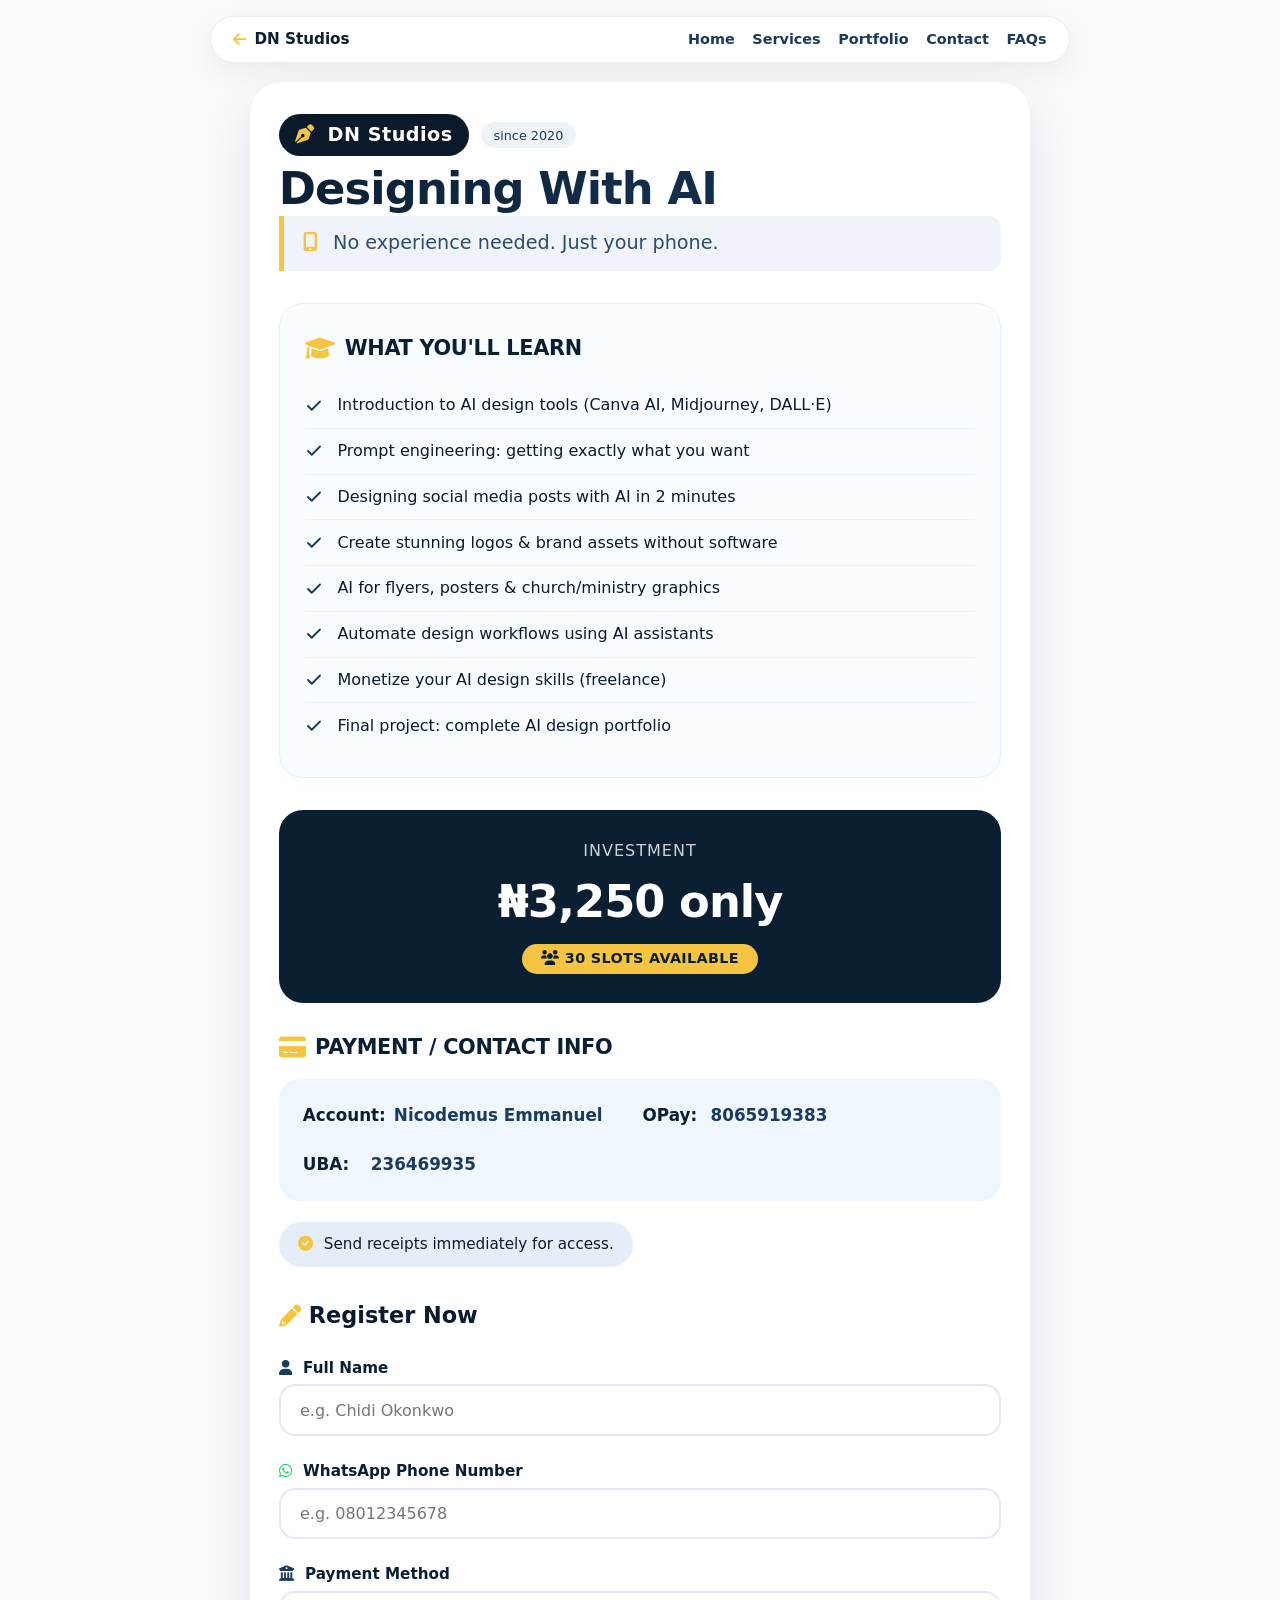
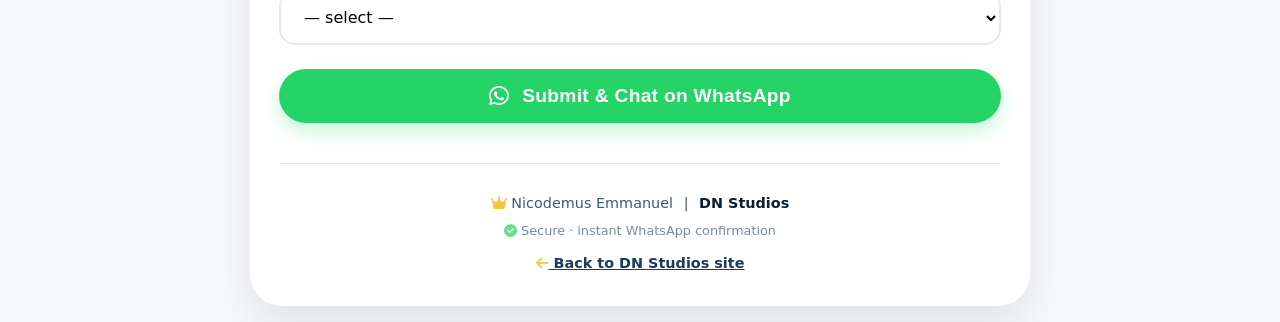
<file: dn-studios-portfolio/designing-with-ai.html>
<!DOCTYPE html>
<html lang="en">
<head>
    <meta charset="UTF-8" />
    <meta name="viewport" content="width=device-width, initial-scale=1.0, maximum-scale=1.0, user-scalable=yes" />
    <title>Designing With AI · DN Studios</title>
    <!-- Font Awesome (free icons) -->
    <link rel="stylesheet" href="https://cdnjs.cloudflare.com/ajax/libs/font-awesome/6.0.0-beta3/css/all.min.css" />
    <style>
        /* ----- reset & base ----- */
        * {
            margin: 0;
            padding: 0;
            box-sizing: border-box;
        }

        body {
            font-family: 'Segoe UI', Roboto, system-ui, -apple-system, sans-serif;
            background: #f8fafc;
            color: #0b1a2f;
            padding: 1rem;
            line-height: 1.5;
            min-height: 100vh;
            display: flex;
            flex-direction: column;
            align-items: center;
            justify-content: center;
        }

        .container {
            max-width: 780px;
            width: 100%;
            margin: 0 auto;
            background: white;
            border-radius: 32px;
            box-shadow: 0 20px 50px rgba(0, 20, 40, 0.10);
            padding: 2rem 1.8rem;
            transition: all 0.2s;
        }

        /* ----- header / branding ----- */
        .logo-area {
            display: flex;
            align-items: center;
            gap: 0.75rem;
            margin-bottom: 0.5rem;
        }

        .logo-placeholder {
            background: #0a1a2b;
            color: white;
            font-weight: 700;
            font-size: 1.2rem;
            padding: 0.4rem 1rem;
            border-radius: 40px;
            letter-spacing: 0.5px;
            display: inline-block;
        }

        .logo-placeholder i {
            margin-right: 6px;
            color: #f5c542;
        }

        .main-title {
            font-size: 2.8rem;
            font-weight: 800;
            letter-spacing: -0.02em;
            line-height: 1.1;
            margin: 0.5rem 0 0.2rem;
            background: linear-gradient(145deg, #0b1f33, #1a3a5e);
            -webkit-background-clip: text;
            -webkit-text-fill-color: transparent;
            background-clip: text;
        }

        .tagline {
            font-size: 1.2rem;
            font-weight: 400;
            color: #2c4c6e;
            margin-bottom: 2rem;
            border-left: 5px solid #f5c542;
            padding-left: 1rem;
            background: #f0f4fa;
            border-radius: 0 12px 12px 0;
            padding: 0.8rem 1.2rem;
        }

        /* ----- cards & sections ----- */
        .section-card {
            background: #f9fcff;
            border-radius: 24px;
            padding: 1.8rem 1.6rem;
            margin: 2rem 0;
            border: 1px solid #e9eef3;
            box-shadow: 0 4px 12px rgba(0,0,0,0.02);
        }

        .section-title {
            font-weight: 700;
            font-size: 1.3rem;
            letter-spacing: -0.3px;
            margin-bottom: 1.2rem;
            display: flex;
            align-items: center;
            gap: 0.6rem;
            color: #0b1f33;
        }

        .section-title i {
            color: #f5c542;
            font-size: 1.5rem;
        }

        /* curriculum list */
        .curriculum-list {
            list-style: none;
            padding: 0;
        }

        .curriculum-list li {
            padding: 0.65rem 0 0.65rem 2rem;
            background: url('data:image/svg+xml;utf8,<svg xmlns="http://www.w3.org/2000/svg" width="18" height="18" viewBox="0 0 24 24" fill="none" stroke="%231a3a5e" stroke-width="2.5" stroke-linecap="round" stroke-linejoin="round"><polyline points="20 6 9 17 4 12"></polyline></svg>') left center no-repeat;
            background-size: 1.1rem;
            border-bottom: 1px solid #edf2f8;
            font-weight: 500;
        }

        .curriculum-list li:last-child {
            border-bottom: none;
        }

        /* investment box */
        .investment-box {
            background: #0b1f33;
            color: white;
            border-radius: 24px;
            padding: 1.8rem 2rem;
            text-align: center;
            margin: 1.8rem 0;
        }

        .investment-box .price {
            font-size: 2.8rem;
            font-weight: 800;
            letter-spacing: -1px;
            margin: 0.3rem 0;
        }

        .investment-box .slots {
            background: #f5c542;
            color: #0b1f33;
            font-weight: 700;
            padding: 0.25rem 1.2rem;
            border-radius: 40px;
            display: inline-block;
            font-size: 0.9rem;
            letter-spacing: 0.3px;
        }

        /* payment info */
        .payment-grid {
            display: flex;
            flex-wrap: wrap;
            gap: 1.5rem 2.5rem;
            background: #f0f6fe;
            padding: 1.5rem;
            border-radius: 20px;
            margin: 1rem 0 0.5rem;
        }

        .payment-item {
            display: flex;
            align-items: baseline;
            gap: 0.5rem;
            font-size: 1.05rem;
        }

        .payment-item strong {
            font-weight: 700;
            color: #0b1f33;
            min-width: 60px;
        }

        .payment-item span {
            font-weight: 600;
            color: #1a3a5e;
        }

        .payment-note {
            font-size: 0.95rem;
            margin-top: 0.8rem;
            background: #e5edf8;
            padding: 0.7rem 1.2rem;
            border-radius: 40px;
            display: inline-block;
        }

        .payment-note i {
            color: #f5c542;
            margin-right: 6px;
        }

        /* form */
        .form-group {
            margin-bottom: 1.5rem;
        }

        .form-group label {
            display: block;
            font-weight: 600;
            font-size: 0.95rem;
            margin-bottom: 0.3rem;
            color: #0b1f33;
        }

        .form-group input,
        .form-group select {
            width: 100%;
            padding: 0.9rem 1.2rem;
            font-size: 1rem;
            border: 2px solid #e2e9f2;
            border-radius: 16px;
            background: white;
            transition: 0.2s;
            font-family: inherit;
        }

        .form-group input:focus,
        .form-group select:focus {
            border-color: #1a3a5e;
            outline: none;
            box-shadow: 0 0 0 4px rgba(26, 58, 94, 0.12);
        }

        .submit-btn {
            background: #25D366;
            color: white;
            border: none;
            font-weight: 700;
            font-size: 1.2rem;
            padding: 1rem 1.8rem;
            border-radius: 60px;
            width: 100%;
            display: flex;
            align-items: center;
            justify-content: center;
            gap: 0.8rem;
            cursor: pointer;
            transition: 0.2s;
            box-shadow: 0 8px 18px rgba(37, 211, 102, 0.25);
            letter-spacing: 0.3px;
        }

        .submit-btn:hover {
            transform: scale(1.01);
            background: #20b85f;
            box-shadow: 0 10px 24px rgba(37, 211, 102, 0.35);
        }

        .submit-btn i {
            font-size: 1.4rem;
        }

        .footer-note {
            margin-top: 2.5rem;
            text-align: center;
            font-size: 0.9rem;
            color: #3f5a77;
            border-top: 1px solid #e2eaf2;
            padding-top: 1.8rem;
        }

        .footer-note strong {
            color: #0b1f33;
        }

        .footer-note i {
            color: #f5c542;
        }

        /* responsive */
        @media (max-width: 550px) {
            .container {
                padding: 1.2rem 1rem;
            }

            .main-title {
                font-size: 2.1rem;
            }

            .tagline {
                font-size: 1rem;
                padding: 0.6rem 1rem;
            }

            .investment-box .price {
                font-size: 2.2rem;
            }

            .payment-grid {
                flex-direction: column;
                gap: 0.8rem;
                padding: 1.2rem;
            }

            .submit-btn {
                font-size: 1rem;
                padding: 0.9rem 1.2rem;
            }
        }

        @media (max-width: 400px) {
            .main-title {
                font-size: 1.8rem;
            }

            .logo-placeholder {
                font-size: 1rem;
                padding: 0.3rem 0.9rem;
            }
        }

        /* small extra polish */
        .highlight-badge {
            background: #f5c542;
            color: #0b1f33;
            font-weight: 700;
            padding: 0.15rem 0.9rem;
            border-radius: 40px;
            font-size: 0.8rem;
            display: inline-block;
            margin-left: 0.5rem;
        }

        /* site top navigation */
        .site-topnav {
            max-width: 860px;
            width: 100%;
            margin: 0 auto 1.2rem;
            display: flex;
            justify-content: space-between;
            align-items: center;
            flex-wrap: wrap;
            gap: 0.6rem 1rem;
            background: white;
            border: 1px solid #e9eef3;
            border-radius: 60px;
            padding: 0.7rem 1.4rem;
            box-shadow: 0 10px 30px rgba(0, 20, 40, 0.06);
        }
        .topnav-brand {
            text-decoration: none;
            color: #0b1f33;
            font-weight: 700;
            font-size: 0.95rem;
            display: inline-flex;
            align-items: center;
            gap: 0.5rem;
        }
        .topnav-brand i { color: #f5c542; }
        .topnav-links {
            display: flex;
            flex-wrap: wrap;
            gap: 1.1rem;
        }
        .topnav-links a {
            text-decoration: none;
            color: #1a3a5e;
            font-weight: 600;
            font-size: 0.9rem;
            transition: color 0.2s;
        }
        .topnav-links a:hover { color: #f5c542; }

        /* back to top */
        .dn-back-top {
            position: fixed;
            bottom: 22px;
            right: 24px;
            width: 46px;
            height: 46px;
            border-radius: 50%;
            border: none;
            background: #0b1f33;
            color: #fff;
            font-size: 1.1rem;
            cursor: pointer;
            z-index: 8000;
            box-shadow: 0 8px 20px rgba(11, 31, 51, 0.35);
            transition: transform 0.3s ease, opacity 0.3s ease;
            opacity: 0;
            transform: translateY(20px);
            display: flex;
            align-items: center;
            justify-content: center;
        }
        .dn-back-top.show { opacity: 1; transform: translateY(0); }

        @media (max-width: 550px) {
            .site-topnav { border-radius: 24px; justify-content: center; }
        }
    </style>
</head>
<body>

    <!-- Site navigation -->
    <header class="site-topnav">
        <a href="index.html" class="topnav-brand"><i class="fas fa-arrow-left"></i> DN Studios</a>
        <nav class="topnav-links">
            <a href="index.html">Home</a>
            <a href="index.html#services">Services</a>
            <a href="portfolio.html">Portfolio</a>
            <a href="contact.html">Contact</a>
            <a href="faqs.html">FAQs</a>
        </nav>
    </header>

    <div class="container">

        <!-- HEADER: logo, title, tagline -->
        <div class="logo-area">
            <span class="logo-placeholder"><i class="fas fa-pen-nib"></i> DN Studios</span>
            <span style="font-size: 0.8rem; background: #eef3f8; padding: 0.2rem 0.8rem; border-radius: 30px; color: #1a3a5e;">since 2020</span>
        </div>

        <h1 class="main-title">Designing With AI</h1>
        <div class="tagline">
            <i class="fas fa-mobile-alt" style="margin-right: 10px; color: #f5c542;"></i>
            No experience needed. Just your phone.
        </div>

        <!-- COURSE CURRICULUM -->
        <div class="section-card">
            <div class="section-title">
                <i class="fas fa-graduation-cap"></i> WHAT YOU'LL LEARN
            </div>
            <ul class="curriculum-list">
                <li>Introduction to AI design tools (Canva AI, Midjourney, DALL·E)</li>
                <li>Prompt engineering: getting exactly what you want</li>
                <li>Designing social media posts with AI in 2 minutes</li>
                <li>Create stunning logos & brand assets without software</li>
                <li>AI for flyers, posters & church/ministry graphics</li>
                <li>Automate design workflows using AI assistants</li>
                <li>Monetize your AI design skills (freelance)</li>
                <li>Final project: complete AI design portfolio</li>
            </ul>
        </div>

        <!-- INVESTMENT + SLOTS -->
        <div class="investment-box">
            <div style="font-weight: 400; opacity: 0.8; letter-spacing: 1px;">INVESTMENT</div>
            <div class="price">₦3,250 only</div>
            <div style="margin-top: 0.6rem;">
                <span class="slots"><i class="fas fa-users"></i> 30 SLOTS AVAILABLE</span>
            </div>
        </div>

        <!-- PAYMENT DETAILS -->
        <div style="margin: 1.5rem 0 0.8rem;">
            <div class="section-title" style="margin-bottom: 0.5rem;">
                <i class="fas fa-credit-card"></i> PAYMENT / CONTACT INFO
            </div>
            <div class="payment-grid">
                <div class="payment-item"><strong>Account:</strong> <span>Nicodemus Emmanuel</span></div>
                <div class="payment-item"><strong>OPay:</strong> <span>8065919383</span></div>
                <div class="payment-item"><strong>UBA:</strong> <span>236469935</span></div>
            </div>
            <div class="payment-note">
                <i class="fas fa-check-circle"></i> Send receipts immediately for access.
            </div>
        </div>

        <!-- REGISTRATION FORM -->
        <form id="registrationForm" style="margin-top: 2rem;">
            <h3 style="font-size: 1.4rem; font-weight: 700; margin-bottom: 1.5rem; display: flex; align-items: center; gap: 0.5rem;">
                <i class="fas fa-pencil-alt" style="color: #f5c542;"></i> Register Now
            </h3>

            <div class="form-group">
                <label for="fullName"><i class="fas fa-user" style="margin-right: 6px; color: #1a3a5e;"></i> Full Name</label>
                <input type="text" id="fullName" placeholder="e.g. Chidi Okonkwo" required />
            </div>

            <div class="form-group">
                <label for="waPhone"><i class="fab fa-whatsapp" style="margin-right: 6px; color: #25D366;"></i> WhatsApp Phone Number</label>
                <input type="tel" id="waPhone" placeholder="e.g. 08012345678" required />
            </div>

            <div class="form-group">
                <label for="paymentMethod"><i class="fas fa-university" style="margin-right: 6px; color: #1a3a5e;"></i> Payment Method</label>
                <select id="paymentMethod" required>
                    <option value="">— select —</option>
                    <option value="OPay">OPay</option>
                    <option value="UBA">UBA</option>
                </select>
            </div>

            <button type="submit" class="submit-btn">
                <i class="fab fa-whatsapp"></i> Submit & Chat on WhatsApp
            </button>
        </form>

        <!-- FOOTER -->
        <div class="footer-note">
            <i class="fas fa-crown"></i> Nicodemus Emmanuel <span style="margin: 0 6px;">|</span> <strong>DN Studios</strong>
            <div style="font-size: 0.8rem; margin-top: 6px; opacity: 0.7;">
                <i class="fas fa-check-circle" style="color: #25D366;"></i> Secure · instant WhatsApp confirmation
            </div>
            <div style="margin-top: 0.8rem;">
                <a href="index.html" style="color: #1a3a5e; font-weight: 600;"><i class="fas fa-arrow-left"></i> Back to DN Studios site</a>
            </div>
        </div>

    </div>

    <!-- JAVASCRIPT: form interception + WhatsApp redirect -->
    <script>
        (function() {
            const form = document.getElementById('registrationForm');

            form.addEventListener('submit', function(e) {
                e.preventDefault(); // stop traditional submit

                // 1. collect values
                const name = document.getElementById('fullName').value.trim();
                const wa = document.getElementById('waPhone').value.trim();
                const payment = document.getElementById('paymentMethod').value;

                // basic validation
                if (!name || !wa || !payment) {
                    alert('Please fill in all fields (Full Name, WhatsApp number, and Payment Method).');
                    return;
                }

                // 2. construct WA.me link
                const phone = '2348065919383'; // Nicodemus number (without +)

                // message template (exact format)
                const message =
                    `Hello Nicodemus! I want to register for the 'Designing With AI' course.\n\n*My Details:*\nName: ${name}\nWA Number: ${wa}\nPayment Method: ${payment}\n\nI am sending my payment receipt below.`;

                const encoded = encodeURIComponent(message);
                const waLink = `https://wa.me/${phone}?text=${encoded}`;

                // 3. redirect to WhatsApp
                window.open(waLink, '_blank');
            });

        })();
    </script>

    <!-- Back to top -->
    <button class="dn-back-top" id="dnBackTop" aria-label="Back to top"><i class="fas fa-chevron-up"></i></button>
    <script>
        (function() {
            var backTop = document.getElementById('dnBackTop');
            if (backTop) {
                window.addEventListener('scroll', function() {
                    if (window.scrollY > 400) backTop.classList.add('show');
                    else backTop.classList.remove('show');
                }, { passive: true });
                backTop.addEventListener('click', function() { window.scrollTo({ top: 0, behavior: 'smooth' }); });
            }
        })();
    </script>

</body>
</html>
</file>
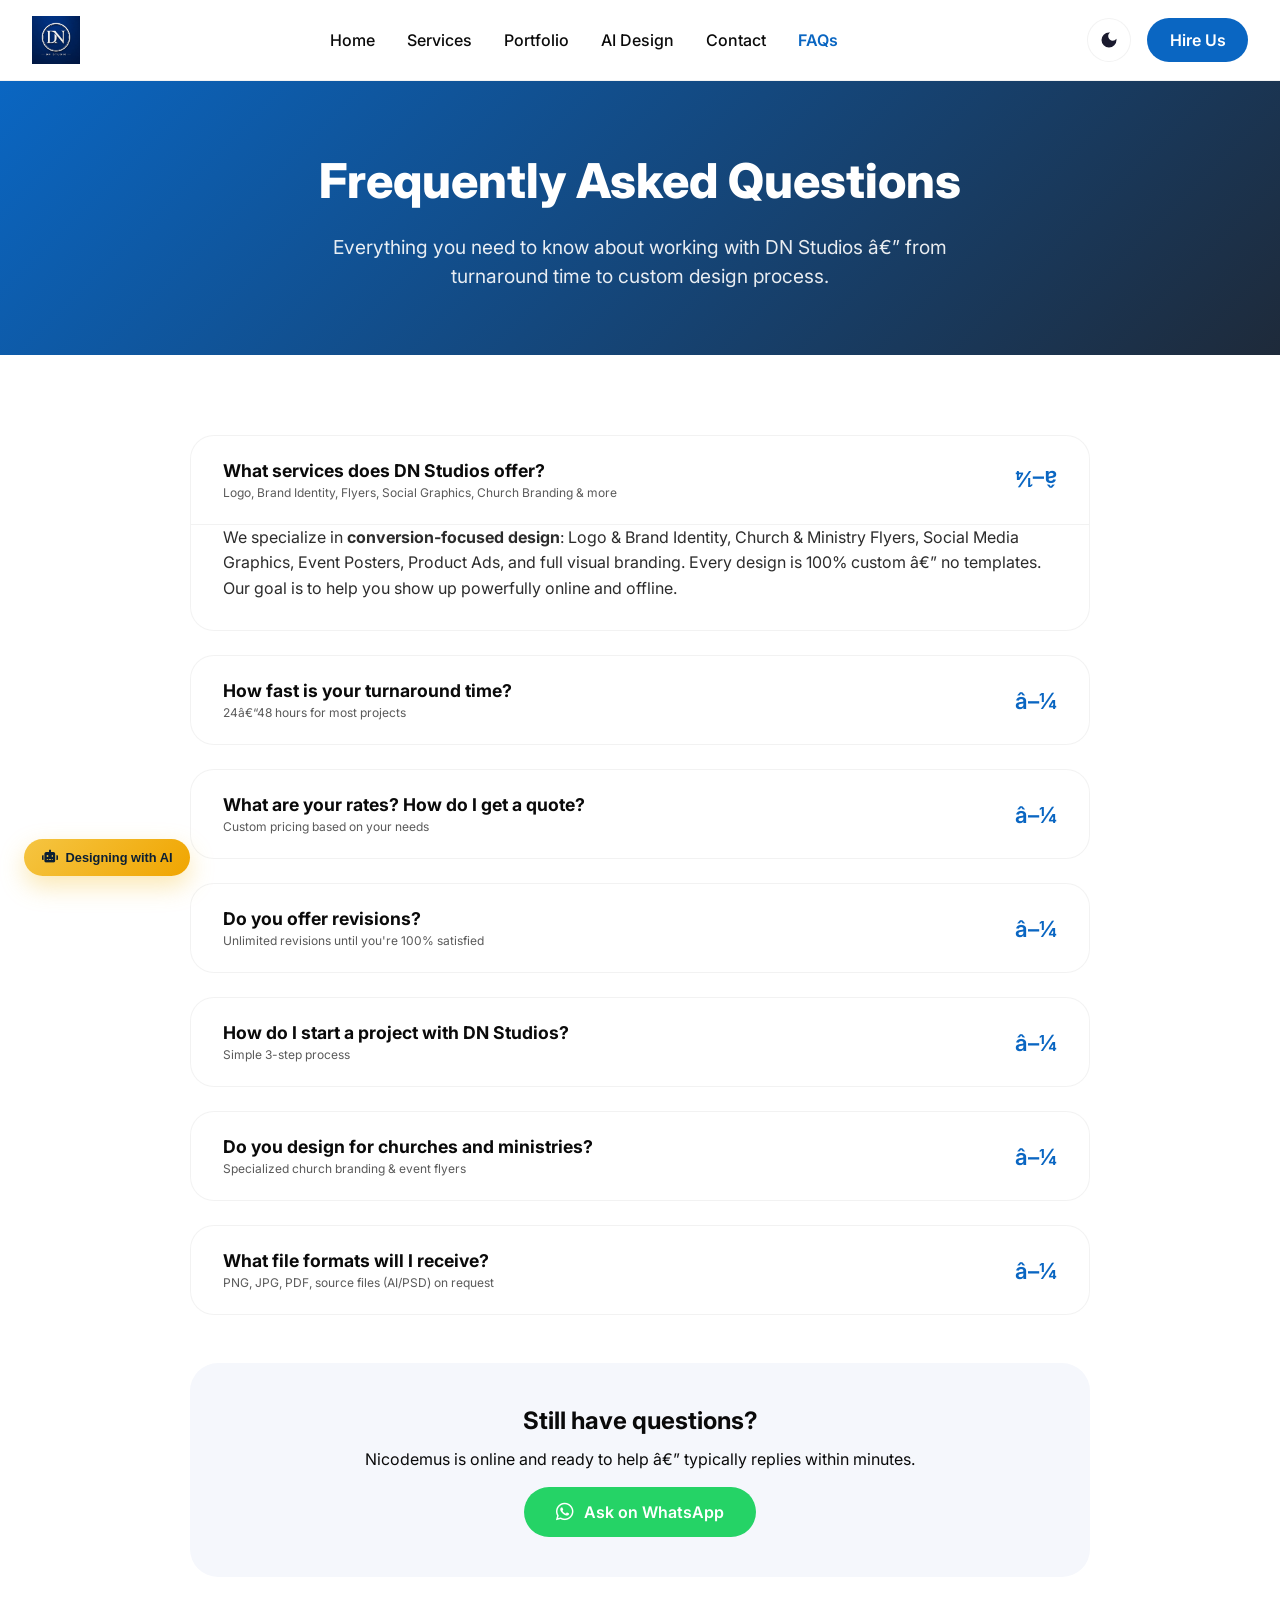
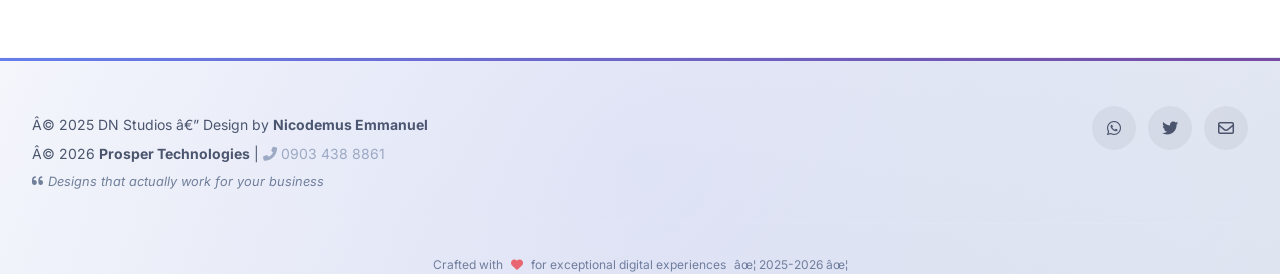
<file: dn-studios-portfolio/faqs.html>
<!DOCTYPE html>
<html lang="en">
<head>
  <meta charset="UTF-8" />
  <meta name="viewport" content="width=device-width, initial-scale=1.0, viewport-fit=cover" />
  <title>FAQs â€” DN Studios | Design Questions Answered</title>
  <meta name="description" content="Answers to common questions about DN Studios design services, turnaround time, pricing, process, and more.">
  <!-- Google Fonts + Font Awesome -->
  <link href="https://fonts.googleapis.com/css2?family=Inter:opsz,wght@14..32,300;400;500;600;700;800&family=Space+Grotesk:wght@400;500;600&display=swap" rel="stylesheet">
  <link rel="stylesheet" href="https://cdnjs.cloudflare.com/ajax/libs/font-awesome/6.0.0-beta3/css/all.min.css">
  <style>
    /* ---------- GLOBAL VARIABLES (Light + Dark) ---------- */
    :root {
      --bg-primary: #ffffff;
      --bg-secondary: #f5f7fc;
      --text-primary: #0a0a0a;
      --text-secondary: #2c2c2c;
      --text-muted: #5a5a5a;
      --card-bg: rgba(255,255,255,0.7);
      --border-light: rgba(0,0,0,0.05);
      --accent: #0a66c2;
      --accent-glow: rgba(10,102,194,0.25);
      --header-bg: rgba(255,255,255,0.85);
      --shadow-glass: 0 8px 32px rgba(0,0,0,0.05);
      --hero-overlay: linear-gradient(125deg, rgba(0,0,0,0.75) 0%, rgba(0,0,0,0.55) 100%);
    }
    body.dark {
      --bg-primary: #050505;
      --bg-secondary: #0f0f14;
      --text-primary: #f0f0f0;
      --text-secondary: #d0d0d0;
      --text-muted: #a0a0a0;
      --card-bg: rgba(20,20,28,0.75);
      --border-light: rgba(255,255,255,0.08);
      --accent: #3b82f6;
      --accent-glow: rgba(59,130,246,0.4);
      --header-bg: rgba(10,10,10,0.85);
      --shadow-glass: 0 8px 32px rgba(0,0,0,0.3);
      --hero-overlay: linear-gradient(125deg, rgba(0,0,0,0.85), rgba(0,0,0,0.65));
    }
    * { margin: 0; padding: 0; box-sizing: border-box; }
    body {
      font-family: 'Inter', sans-serif;
      background: var(--bg-primary);
      color: var(--text-primary);
      line-height: 1.5;
      overflow-x: hidden;
      display: flex;
      flex-direction: column;
      min-height: 100vh;
    }
    .container { max-width: 1280px; margin: 0 auto; padding: 0 2rem; }
    
    /* ---------- STICKY GLASS NAVBAR (IDENTICAL TO INDEX) ---------- */
    .site-header {
      position: sticky;
      top: 0;
      z-index: 1000;
      background: var(--header-bg);
      backdrop-filter: blur(12px);
      border-bottom: 1px solid var(--border-light);
      transition: 0.3s;
    }
    .header-flex {
      display: flex;
      justify-content: space-between;
      align-items: center;
      padding: 1rem 2rem;
    }
    .logo img { height: 48px; width: auto; display: block; }
    .nav-links {
      display: flex;
      gap: 2rem;
      align-items: center;
      list-style: none;
    }
    .nav-link {
      text-decoration: none;
      font-weight: 500;
      color: var(--text-primary);
      transition: 0.2s;
    }
    .nav-link:hover { color: var(--accent); }
    .nav-link.active { color: var(--accent); font-weight: 600; }
    .hire-btn {
      background: var(--accent);
      color: white !important;
      padding: 0.6rem 1.4rem;
      border-radius: 40px;
      font-weight: 600;
      animation: subtlePulse 2s infinite;
      transition: transform 0.2s;
    }
    .hire-btn:hover { transform: scale(1.03); background: #004e9e; }
    @keyframes subtlePulse {
      0% { box-shadow: 0 0 0 0 rgba(10,102,194,0.4); }
      70% { box-shadow: 0 0 0 10px rgba(10,102,194,0); }
      100% { box-shadow: 0 0 0 0 rgba(10,102,194,0); }
    }
    .theme-toggle {
      background: var(--card-bg);
      border: 1px solid var(--border-light);
      border-radius: 50px;
      width: 44px;
      height: 44px;
      cursor: pointer;
      font-size: 1.3rem;
      backdrop-filter: blur(4px);
      display: flex;
      align-items: center;
      justify-content: center;
    }
    .theme-toggle img { width: 20px; height: 20px; }
    .theme-toggle .icon-sun { display: none; }
    body.dark .theme-toggle .icon-moon { display: none; }
    body.dark .theme-toggle .icon-sun { display: inline-block; }
    .mobile-menu-btn { display: none; font-size: 1.7rem; cursor: pointer; background: none; border: none; color: var(--text-primary); }
    .header-right { display: flex; align-items: center; gap: 1rem; }
    
    /* FAQ Hero Section */
    .faq-hero {
      background: linear-gradient(135deg, var(--accent) 0%, #1e2a3a 100%);
      color: white;
      padding: 4rem 0;
      text-align: center;
    }
    .faq-hero h1 {
      font-size: 3rem;
      font-weight: 800;
      margin-bottom: 1rem;
    }
    .faq-hero .lead {
      font-size: 1.2rem;
      opacity: 0.9;
      max-width: 700px;
      margin: 0 auto;
    }
    
    /* FAQ Section Styling */
    .faq-section {
      padding: 5rem 0;
      background: var(--bg-primary);
    }
    .faq-grid {
      max-width: 900px;
      margin: 0 auto;
    }
    .faq-item {
      background: var(--card-bg);
      backdrop-filter: blur(8px);
      border: 1px solid var(--border-light);
      border-radius: 24px;
      margin-bottom: 1.5rem;
      overflow: hidden;
      transition: all 0.3s ease;
    }
    .faq-item:hover {
      border-color: var(--accent);
      box-shadow: 0 10px 30px -10px var(--accent-glow);
    }
    .faq-question {
      width: 100%;
      padding: 1.5rem 2rem;
      background: transparent;
      border: none;
      display: flex;
      justify-content: space-between;
      align-items: center;
      cursor: pointer;
      font-family: inherit;
      font-size: 1.1rem;
      font-weight: 600;
      color: var(--text-primary);
      text-align: left;
      transition: background 0.2s;
    }
    .faq-question:hover {
      background: rgba(var(--accent-rgb, 10,102,194), 0.05);
    }
    .q-text .title {
      display: block;
      font-size: 1.1rem;
      font-weight: 700;
    }
    .q-text .meta {
      display: block;
      font-size: 0.75rem;
      color: var(--text-muted);
      margin-top: 4px;
      font-weight: 400;
    }
    .chevron {
      font-size: 1.4rem;
      transition: transform 0.3s ease;
      color: var(--accent);
    }
    .faq-item.open .chevron {
      transform: rotate(180deg);
    }
    .faq-answer {
      max-height: 0;
      padding: 0 2rem;
      overflow: hidden;
      transition: max-height 0.4s ease, padding 0.3s ease;
      border-top: 0px solid var(--border-light);
      color: var(--text-secondary);
      line-height: 1.6;
    }
    .faq-item.open .faq-answer {
      max-height: 300px;
      padding: 0 2rem 1.8rem 2rem;
      border-top-width: 1px;
      border-top-color: var(--border-light);
    }
    .faq-answer a {
      color: var(--accent);
      text-decoration: none;
    }
    .faq-answer a:hover {
      text-decoration: underline;
    }
    
    /* CTA mini */
    .faq-cta {
      background: var(--bg-secondary);
      border-radius: 28px;
      padding: 2.5rem;
      text-align: center;
      margin-top: 3rem;
    }
    .faq-cta h3 {
      font-size: 1.5rem;
      margin-bottom: 0.5rem;
    }
    .cta-wa-btn {
      display: inline-flex;
      align-items: center;
      gap: 10px;
      background: #25D366;
      color: white;
      padding: 0.8rem 2rem;
      border-radius: 50px;
      text-decoration: none;
      font-weight: 600;
      margin-top: 1rem;
      transition: transform 0.2s;
    }
    .cta-wa-btn:hover {
      transform: translateY(-3px);
    }

    /* Footer (enhanced) */
    .site-footer {
      background: linear-gradient(135deg, #0f0f1a 0%, #1a1a2e 100%);
      position: relative;
      overflow: hidden;
      border-top: 1px solid rgba(255, 255, 255, 0.1);
      margin-top: auto;
    }
    body:not(.dark) .site-footer {
      background: linear-gradient(135deg, #f8fafc 0%, #e2e8f0 100%);
    }
    .site-footer::before {
      content: '';
      position: absolute;
      top: 0;
      left: -50%;
      width: 200%;
      height: 100%;
      background: radial-gradient(circle, rgba(99, 102, 241, 0.1) 0%, transparent 70%);
      animation: shimmer 20s infinite linear;
      pointer-events: none;
    }
    @keyframes shimmer {
      0% { transform: translateX(-50%); }
      100% { transform: translateX(50%); }
    }
    .footer-wave {
      position: absolute;
      top: 0;
      left: 0;
      width: 100%;
      height: 3px;
      background: linear-gradient(90deg, #667eea, #764ba2, #667eea);
      background-size: 200% 100%;
      animation: waveFlow 3s ease infinite;
    }
    @keyframes waveFlow {
      0% { background-position: 0% 50%; }
      50% { background-position: 100% 50%; }
      100% { background-position: 0% 50%; }
    }
    .footer-main {
      display: flex;
      justify-content: space-between;
      align-items: flex-start;
      gap: 3rem;
      padding: 3rem 0 2rem;
      flex-wrap: wrap;
    }
    .footer-copyright p {
      margin: 0.5rem 0;
      color: #a0aec0;
      font-size: 0.875rem;
    }
    body:not(.dark) .footer-copyright p { color: #4a5568; }
    .phone-link {
      color: #a0aec0;
      text-decoration: none;
      transition: 0.3s;
    }
    .phone-link:hover { color: #48bb78; }
    .footer-tagline {
      color: #718096;
      font-size: 0.8rem;
      font-style: italic;
      margin-top: 0.5rem;
    }
    .social-links {
      display: flex;
      gap: 0.75rem;
    }
    .social-link {
      width: 44px;
      height: 44px;
      border-radius: 50%;
      display: flex;
      align-items: center;
      justify-content: center;
      background: rgba(255, 255, 255, 0.05);
      color: #cbd5e0;
      text-decoration: none;
      transition: all 0.3s;
    }
    body:not(.dark) .social-link {
      background: rgba(0, 0, 0, 0.05);
      color: #4a5568;
    }
    .social-link:hover { transform: translateY(-3px); }
    .social-link.whatsapp:hover { color: #25D366; background: rgba(37, 211, 102, 0.1); }
    .social-link.twitter:hover { color: #1DA1F2; background: rgba(29, 161, 242, 0.1); }
    .social-link.email:hover { color: #EA4335; background: rgba(234, 67, 53, 0.1); }
    .footer-bottom {
      border-top: 1px solid rgba(255, 255, 255, 0.08);
      padding-top: 2rem;
      text-align: center;
    }
    .footer-heart {
      color: #718096;
      font-size: 0.75rem;
      display: flex;
      align-items: center;
      justify-content: center;
      gap: 0.5rem;
      flex-wrap: wrap;
    }
    .heart-icon {
      color: #f56565;
      animation: heartbeat 1.5s ease infinite;
    }
    @keyframes heartbeat {
      0%, 100% { transform: scale(1); }
      50% { transform: scale(1.2); }
    }
    @media (max-width: 768px) {
      .nav-links {
        position: fixed;
        top: 70px;
        left: -100%;
        width: 100%;
        background: var(--header-bg);
        backdrop-filter: blur(20px);
        flex-direction: column;
        padding: 2rem;
        transition: left 0.3s;
        z-index: 999;
      }
      .nav-links.show-nav { left: 0; }
      .mobile-menu-btn { display: block; }
      .footer-main { flex-direction: column; text-align: center; align-items: center; }
      .social-links { justify-content: center; }
      .faq-question { padding: 1.2rem 1.5rem; }
      .faq-item.open .faq-answer { padding: 0 1.5rem 1.5rem 1.5rem; }
      .faq-hero h1 { font-size: 2rem; }
    }
  </style>
</head>
<body>
  <!-- EXACT SAME NAVBAR AS INDEX.HTML (consistent across all pages) -->
  <header class="site-header">
    <div class="header-flex container">
      <div class="logo"><a href="index.html"><img src="assets/logo_main.png" alt="DN Studios Logo"></a></div>
      <nav>
        <ul class="nav-links" id="navLinks">
          <li><a href="index.html" class="nav-link">Home</a></li>
          <li><a href="index.html#services" class="nav-link">Services</a></li>
          <li><a href="portfolio.html" class="nav-link">Portfolio</a></li>
          <li><a href="designing-with-ai.html" class="nav-link">AI Design</a></li>
          <li><a href="contact.html" class="nav-link">Contact</a></li>
          <li><a href="faqs.html" class="nav-link active">FAQs</a></li>
        </ul>
      </nav>
      <div class="header-right">
        <button class="theme-toggle" id="darkModeToggle" aria-label="Toggle theme"><img class="icon-moon" src="assets/icon_moon.svg" alt="Dark mode"><img class="icon-sun" src="assets/icon_sun.svg" alt="Light mode"></button>
        <a href="https://wa.me/2349045217063" class="nav-link hire-btn" target="_blank">Hire Us</a>
        <button class="mobile-menu-btn" id="mobileMenuBtn"><i class="fas fa-bars"></i></button>
      </div>
    </div>
  </header>

  <main>
    <!-- FAQ Hero -->
    <section class="faq-hero">
      <div class="container">
        <h1>Frequently Asked Questions</h1>
        <p class="lead">Everything you need to know about working with DN Studios â€” from turnaround time to custom design process.</p>
      </div>
    </section>

    <!-- FAQ Accordion List -->
    <section class="faq-section">
      <div class="container">
        <div class="faq-grid">
          <!-- FAQ 1 -->
          <div class="faq-item open" id="faq1">
            <button class="faq-question" aria-expanded="true">
              <div class="q-text">
                <span class="title">What services does DN Studios offer?</span>
                <span class="meta">Logo, Brand Identity, Flyers, Social Graphics, Church Branding & more</span>
              </div>
              <span class="chevron" aria-hidden="true">â–¼</span>
            </button>
            <div class="faq-answer">
              We specialize in <strong>conversion-focused design</strong>: Logo & Brand Identity, Church & Ministry Flyers, Social Media Graphics, Event Posters, Product Ads, and full visual branding. Every design is 100% custom â€” no templates. Our goal is to help you show up powerfully online and offline.
            </div>
          </div>

          <!-- FAQ 2 -->
          <div class="faq-item">
            <button class="faq-question" aria-expanded="false">
              <div class="q-text">
                <span class="title">How fast is your turnaround time?</span>
                <span class="meta">24â€“48 hours for most projects</span>
              </div>
              <span class="chevron" aria-hidden="true">â–¼</span>
            </button>
            <div class="faq-answer">
              âš¡ We guarantee <strong>24â€“48 hour delivery</strong> for standard projects like flyers, logos, and social graphics. Complex brand packages may take 3â€“5 days, but we always communicate a clear timeline upfront. Rush options available â€” just ask!
            </div>
          </div>

          <!-- FAQ 3 -->
          <div class="faq-item">
            <button class="faq-question" aria-expanded="false">
              <div class="q-text">
                <span class="title">What are your rates? How do I get a quote?</span>
                <span class="meta">Custom pricing based on your needs</span>
              </div>
              <span class="chevron" aria-hidden="true">â–¼</span>
            </button>
            <div class="faq-answer">
              Every project is unique, so we provide <strong>custom quotes</strong> after understanding your brand vision. Prices start from affordable packages for startups and scale with complexity. <a href="https://wa.me/2349045217063?text=Hi%20Nicodemus,%20I%20need%20a%20quote%20for%20design" target="_blank">Chat with Nicodemus on WhatsApp</a> for a free, no-obligation estimate.
            </div>
          </div>

          <!-- FAQ 4 -->
          <div class="faq-item">
            <button class="faq-question" aria-expanded="false">
              <div class="q-text">
                <span class="title">Do you offer revisions?</span>
                <span class="meta">Unlimited revisions until you're 100% satisfied</span>
              </div>
              <span class="chevron" aria-hidden="true">â–¼</span>
            </button>
            <div class="faq-answer">
              Absolutely! Your satisfaction is our priority. We offer <strong>unlimited revisions</strong> on all designs until you love the final result. We work closely with you to refine every detail.
            </div>
          </div>

          <!-- FAQ 5 -->
          <div class="faq-item">
            <button class="faq-question" aria-expanded="false">
              <div class="q-text">
                <span class="title">How do I start a project with DN Studios?</span>
                <span class="meta">Simple 3-step process</span>
              </div>
              <span class="chevron" aria-hidden="true">â–¼</span>
            </button>
            <div class="faq-answer">
              <strong>1.</strong> Reach out via WhatsApp or email with your project idea.<br>
              <strong>2.</strong> We'll discuss your brand, goals, and timeline (free consultation).<br>
              <strong>3.</strong> After approval & deposit, we start designing â€” delivering within 24â€“48h.<br>
              <a href="https://wa.me/2349045217063?text=Hello!%20I%20want%20to%20start%20a%20design%20project" target="_blank">Click here to start â†’</a>
            </div>
          </div>

          <!-- FAQ 6 -->
          <div class="faq-item">
            <button class="faq-question" aria-expanded="false">
              <div class="q-text">
                <span class="title">Do you design for churches and ministries?</span>
                <span class="meta">Specialized church branding & event flyers</span>
              </div>
              <span class="chevron" aria-hidden="true">â–¼</span>
            </button>
            <div class="faq-answer">
              Yes! DN Studios has deep experience with <strong>church & ministry design</strong> â€” from convention flyers, worship night posters, sermon series graphics, to complete church visual identity. We understand the heart behind ministry communication.
            </div>
          </div>

          <!-- FAQ 7 -->
          <div class="faq-item">
            <button class="faq-question" aria-expanded="false">
              <div class="q-text">
                <span class="title">What file formats will I receive?</span>
                <span class="meta">PNG, JPG, PDF, source files (AI/PSD) on request</span>
              </div>
              <span class="chevron" aria-hidden="true">â–¼</span>
            </button>
            <div class="faq-answer">
              You'll receive high-resolution print-ready files (PDF, JPG, PNG) and optimized web formats. Editable source files (Illustrator, Photoshop, Canva) are available upon request. We ensure you have everything you need for both print and digital use.
            </div>
          </div>

          <!-- Extra CTA inside FAQ -->
          <div class="faq-cta">
            <h3>Still have questions?</h3>
            <p>Nicodemus is online and ready to help â€” typically replies within minutes.</p>
            <a href="https://wa.me/2349045217063?text=Hi%20Nicodemus,%20I%20have%20a%20question%20about%20DN%20Studios" class="cta-wa-btn" target="_blank">
              <i class="fab fa-whatsapp fa-lg"></i> Ask on WhatsApp
            </a>
          </div>
        </div>
      </div>
    </section>
  </main>

  <!-- Enhanced Footer -->
  <footer class="site-footer">
    <div class="footer-wave"></div>
    <div class="container">
      <div class="footer-main">
        <div class="footer-copyright">
          <p>Â© 2025 DN Studios â€” Design by <strong>Nicodemus Emmanuel</strong></p>
          <p>Â© 2026 <strong>Prosper Technologies</strong> | <a href="tel:09034388861" class="phone-link"><i class="fas fa-phone-alt"></i> 0903 438 8861</a></p>
          <div class="footer-tagline"><i class="fas fa-quote-left"></i> Designs that actually work for your business</div>
        </div>
        <div class="footer-social">
          <div class="social-links">
            <a href="https://wa.me/2349045217063" target="_blank" class="social-link whatsapp" data-tooltip="WhatsApp" aria-label="WhatsApp"><i class="fab fa-whatsapp"></i></a>
            <a href="https://x.com/digital_nico25" target="_blank" class="social-link twitter" data-tooltip="X (Twitter)" aria-label="Twitter"><i class="fab fa-twitter"></i></a>
            <a href="mailto:nicodemusemmanuel305@gmail.com" class="social-link email" data-tooltip="Email" aria-label="Email"><i class="far fa-envelope"></i></a>
          </div>
        </div>
      </div>
      <div class="footer-bottom">
        <div class="footer-heart">
          <span>Crafted with</span> <i class="fas fa-heart heart-icon"></i> <span>for exceptional digital experiences</span>
          <span class="footer-year">âœ¦ 2025-2026 âœ¦</span>
        </div>
      </div>
    </div>
  </footer>

  <script>
    (function(){
      // Dark Mode Toggle
      const toggleBtn = document.getElementById('darkModeToggle');
      const body = document.body;
      function setTheme(theme) {
        if(theme === 'dark') {
          body.classList.add('dark');
          localStorage.setItem('dn_theme', 'dark');
        } else {
          body.classList.remove('dark');
          localStorage.setItem('dn_theme', 'light');
        }
      }
      const savedTheme = localStorage.getItem('dn_theme');
      if(savedTheme === 'dark') setTheme('dark');
      else if(savedTheme === 'light') setTheme('light');
      else if(window.matchMedia && window.matchMedia('(prefers-color-scheme: dark)').matches) setTheme('dark');
      else setTheme('light');
      
      if(toggleBtn) {
        toggleBtn.addEventListener('click', () => {
          if(body.classList.contains('dark')) setTheme('light');
          else setTheme('dark');
        });
      }
      
      // FAQ Accordion
      const faqItems = document.querySelectorAll('.faq-item');
      faqItems.forEach(item => {
        const btn = item.querySelector('.faq-question');
        btn.addEventListener('click', () => {
          const isOpen = item.classList.contains('open');
          if(!isOpen) {
            item.classList.add('open');
            btn.setAttribute('aria-expanded', 'true');
          } else {
            item.classList.remove('open');
            btn.setAttribute('aria-expanded', 'false');
          }
        });
      });
      
      // Mobile menu toggle (same as index)
      const mobileBtn = document.getElementById('mobileMenuBtn');
      const navLinks = document.getElementById('navLinks');
      if(mobileBtn && navLinks) {
        mobileBtn.addEventListener('click', () => navLinks.classList.toggle('show-nav'));
        document.querySelectorAll('.nav-link').forEach(link => link.addEventListener('click', () => navLinks.classList.remove('show-nav')));
      }
    })();
  </script>

  <!-- ======= AI COURSE POPUP + ENHANCEMENTS ======= -->
  <style>
    .dn-ai-popup {
      position: fixed;
      inset: 0;
      z-index: 1000001;
      display: flex;
      align-items: center;
      justify-content: center;
      padding: 1rem;
      background: rgba(0,0,0,0.55);
      backdrop-filter: blur(6px);
      -webkit-backdrop-filter: blur(6px);
      opacity: 0;
      visibility: hidden;
      transition: opacity 0.35s ease, visibility 0.35s ease;
    }
    .dn-ai-popup.show { opacity: 1; visibility: visible; }
    .dn-ai-popup-card {
      position: relative;
      width: 100%;
      max-width: 420px;
      background: var(--bg-primary);
      color: var(--text-primary);
      border: 1px solid var(--border-light);
      border-radius: 28px;
      overflow: hidden;
      box-shadow: 0 30px 60px rgba(0,0,0,0.35);
      transform: translateY(24px) scale(0.96);
      transition: transform 0.4s cubic-bezier(0.22, 1.2, 0.36, 1);
    }
    .dn-ai-popup.show .dn-ai-popup-card { transform: translateY(0) scale(1); }
    .dn-ai-popup-close {
      position: absolute;
      top: 12px;
      right: 12px;
      width: 34px;
      height: 34px;
      border: none;
      border-radius: 50%;
      background: rgba(0,0,0,0.35);
      color: #fff;
      font-size: 1.3rem;
      line-height: 1;
      cursor: pointer;
      z-index: 2;
      transition: background 0.2s;
    }
    .dn-ai-popup-close:hover { background: rgba(0,0,0,0.6); }
    .dn-ai-popup-media { position: relative; }
    .dn-ai-popup-media img { width: 100%; height: 210px; object-fit: cover; display: block; }
    .dn-ai-popup-badge {
      position: absolute;
      left: 14px;
      bottom: 12px;
      background: #25D366;
      color: #fff;
      font-weight: 700;
      font-size: 0.85rem;
      padding: 0.35rem 1rem;
      border-radius: 40px;
      box-shadow: 0 6px 14px rgba(37,211,102,0.4);
    }
    .dn-ai-popup-body { padding: 1.5rem; }
    .dn-ai-popup-eyebrow {
      font-size: 0.7rem;
      letter-spacing: 2px;
      text-transform: uppercase;
      color: var(--accent);
      font-weight: 700;
    }
    .dn-ai-popup-body h3 { font-size: 1.6rem; font-weight: 800; margin: 0.35rem 0 0.5rem; }
    .dn-ai-popup-body p { font-size: 0.92rem; color: var(--text-muted); line-height: 1.55; }
    .dn-ai-popup-features { display: flex; flex-wrap: wrap; gap: 0.6rem; margin: 1rem 0; }
    .dn-ai-popup-features span {
      font-size: 0.75rem;
      font-weight: 600;
      background: rgba(10,102,194,0.08);
      color: var(--accent);
      padding: 0.3rem 0.8rem;
      border-radius: 40px;
      display: inline-flex;
      align-items: center;
      gap: 6px;
    }
    .dn-ai-popup-actions { display: flex; gap: 0.8rem; margin-top: 1.1rem; }
    .dn-ai-popup-apply {
      flex: 1;
      text-align: center;
      background: var(--accent);
      color: #fff;
      font-weight: 700;
      text-decoration: none;
      padding: 0.8rem 1rem;
      border-radius: 50px;
      transition: transform 0.2s, filter 0.2s;
      display: inline-flex;
      align-items: center;
      justify-content: center;
      gap: 0.5rem;
    }
    .dn-ai-popup-apply:hover { transform: translateY(-2px); filter: brightness(1.08); }
    .dn-ai-popup-cancel {
      background: transparent;
      border: 1px solid var(--border-light);
      color: var(--text-muted);
      font-weight: 600;
      padding: 0.8rem 1.2rem;
      border-radius: 50px;
      cursor: pointer;
      transition: 0.2s;
    }
    .dn-ai-popup-cancel:hover { border-color: var(--accent); color: var(--accent); }
    .dn-ai-launcher {
      position: fixed;
      left: 24px;
      bottom: 24px;
      z-index: 9000;
      background: linear-gradient(135deg, #f5c542 0%, #f0a500 100%);
      color: #0b1f33;
      font-weight: 700;
      font-size: 0.8rem;
      border: none;
      border-radius: 50px;
      padding: 0.7rem 1.1rem;
      cursor: pointer;
      display: flex;
      align-items: center;
      gap: 8px;
      box-shadow: 0 10px 24px rgba(245,197,66,0.4);
      transition: transform 0.2s, box-shadow 0.2s;
    }
    .dn-ai-launcher:hover { transform: translateY(-3px); box-shadow: 0 14px 30px rgba(245,197,66,0.55); }
    .dn-back-top {
      position: fixed;
      bottom: 22px;
      left: 50%;
      transform: translateX(-50%) translateY(90px);
      width: 46px;
      height: 46px;
      border-radius: 50%;
      border: none;
      background: var(--accent);
      color: #fff;
      font-size: 1.1rem;
      cursor: pointer;
      z-index: 8000;
      box-shadow: 0 8px 20px var(--accent-glow);
      transition: transform 0.3s ease, opacity 0.3s ease;
      opacity: 0;
      display: flex;
      align-items: center;
      justify-content: center;
    }
    .dn-back-top.show { transform: translateX(-50%) translateY(0); opacity: 1; }
    @media (max-width: 520px) {
      .dn-ai-popup-media img { height: 170px; }
      .dn-ai-popup-actions { flex-direction: column; }
      .dn-ai-launcher { left: 16px; bottom: 16px; padding: 0.6rem 0.9rem; }
    }
  </style>

  <div class="dn-ai-popup" id="dnAiPopup" role="dialog" aria-modal="true" aria-labelledby="dnAiPopupTitle">
    <div class="dn-ai-popup-card">
      <button class="dn-ai-popup-close" id="dnAiPopupClose" aria-label="Close">&times;</button>
      <div class="dn-ai-popup-media">
        <img src="assets/invest.jpg" alt="Designing With AI course">
        <span class="dn-ai-popup-badge"><i class="fas fa-wallet"></i> â‚¦3,250 only</span>
      </div>
      <div class="dn-ai-popup-body">
        <span class="dn-ai-popup-eyebrow">DN Studios Â· New Course</span>
        <h3 id="dnAiPopupTitle">Designing With AI</h3>
        <p>Learn to create scroll-stopping designs with AI â€” no experience needed, just your phone. Limited slots, instant WhatsApp access.</p>
        <div class="dn-ai-popup-features">
          <span><i class="fas fa-users"></i> 30 slots available</span>
          <span><i class="fas fa-bolt"></i> 24-48h delivery</span>
        </div>
        <div class="dn-ai-popup-actions">
          <a href="designing-with-ai.html" class="dn-ai-popup-apply">Apply Now <i class="fas fa-arrow-right"></i></a>
          <button class="dn-ai-popup-cancel" id="dnAiPopupCancel">Cancel</button>
        </div>
      </div>
    </div>
  </div>

  <button class="dn-ai-launcher" id="dnAiLauncher" aria-label="Designing with AI course"><i class="fas fa-robot"></i> Designing with AI</button>

  <button class="dn-back-top" id="dnBackTop" aria-label="Back to top"><i class="fas fa-chevron-up"></i></button>

  <script>
    (function() {
      var popup = document.getElementById('dnAiPopup');
      var launcher = document.getElementById('dnAiLauncher');
      var closeBtn = document.getElementById('dnAiPopupClose');
      var cancelBtn = document.getElementById('dnAiPopupCancel');
      var KEY = 'dn_ai_popup_seen';
      function showPopup() { if (popup) { popup.classList.add('show'); document.body.style.overflow = 'hidden'; } }
      function hidePopup() {
        if (!popup) return;
        popup.classList.remove('show');
        document.body.style.overflow = '';
        try { sessionStorage.setItem(KEY, '1'); } catch(e) {}
      }
      if (closeBtn) closeBtn.addEventListener('click', hidePopup);
      if (cancelBtn) cancelBtn.addEventListener('click', hidePopup);
      if (popup) popup.addEventListener('click', function(e) { if (e.target === popup) hidePopup(); });
      if (launcher) launcher.addEventListener('click', showPopup);
      document.addEventListener('keydown', function(e) { if (e.key === 'Escape' && popup && popup.classList.contains('show')) hidePopup(); });
      var dismissed = false;
      try { dismissed = sessionStorage.getItem(KEY) === '1'; } catch(e) {}
      if (!dismissed) setTimeout(showPopup, 1800);

      var backTop = document.getElementById('dnBackTop');
      if (backTop) {
        window.addEventListener('scroll', function() {
          if (window.scrollY > 400) backTop.classList.add('show');
          else backTop.classList.remove('show');
        }, { passive: true });
        backTop.addEventListener('click', function() { window.scrollTo({ top: 0, behavior: 'smooth' }); });
      }
    })();
  </script>
</body>
</html>
</file>
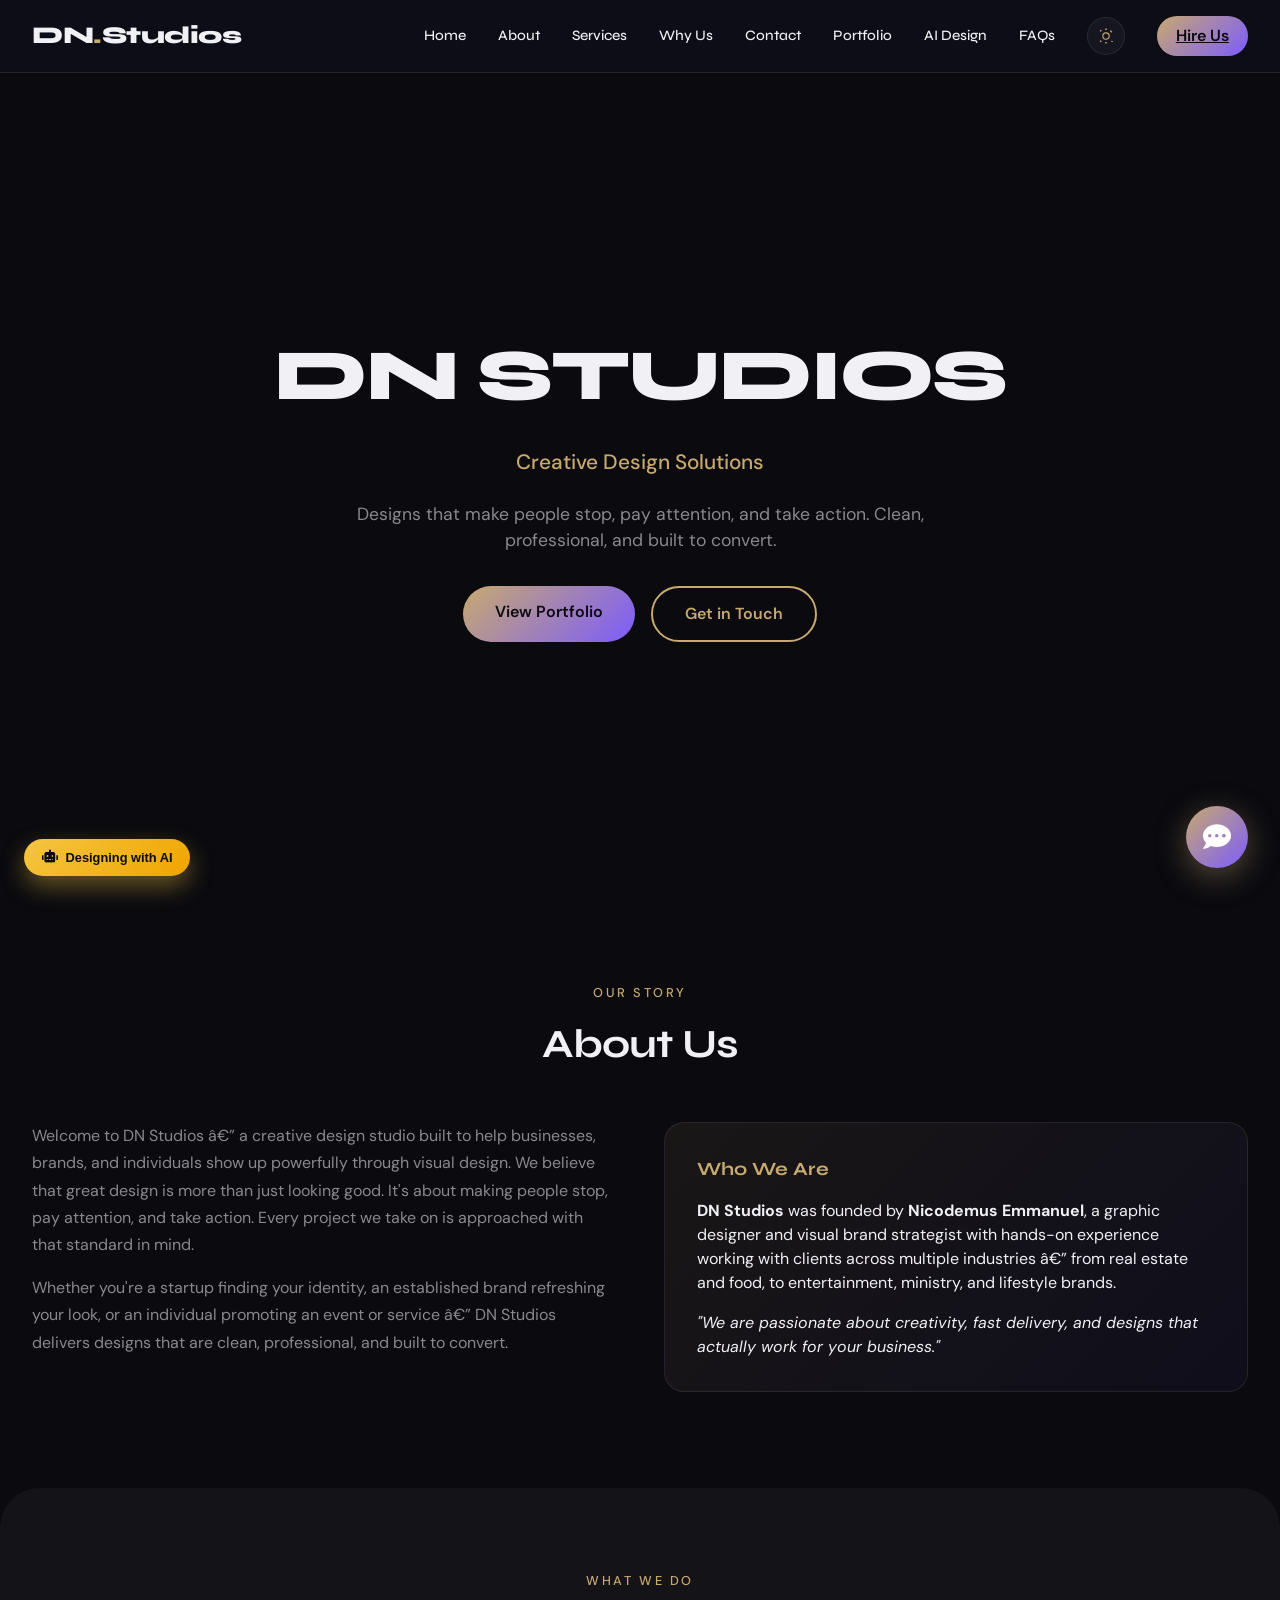
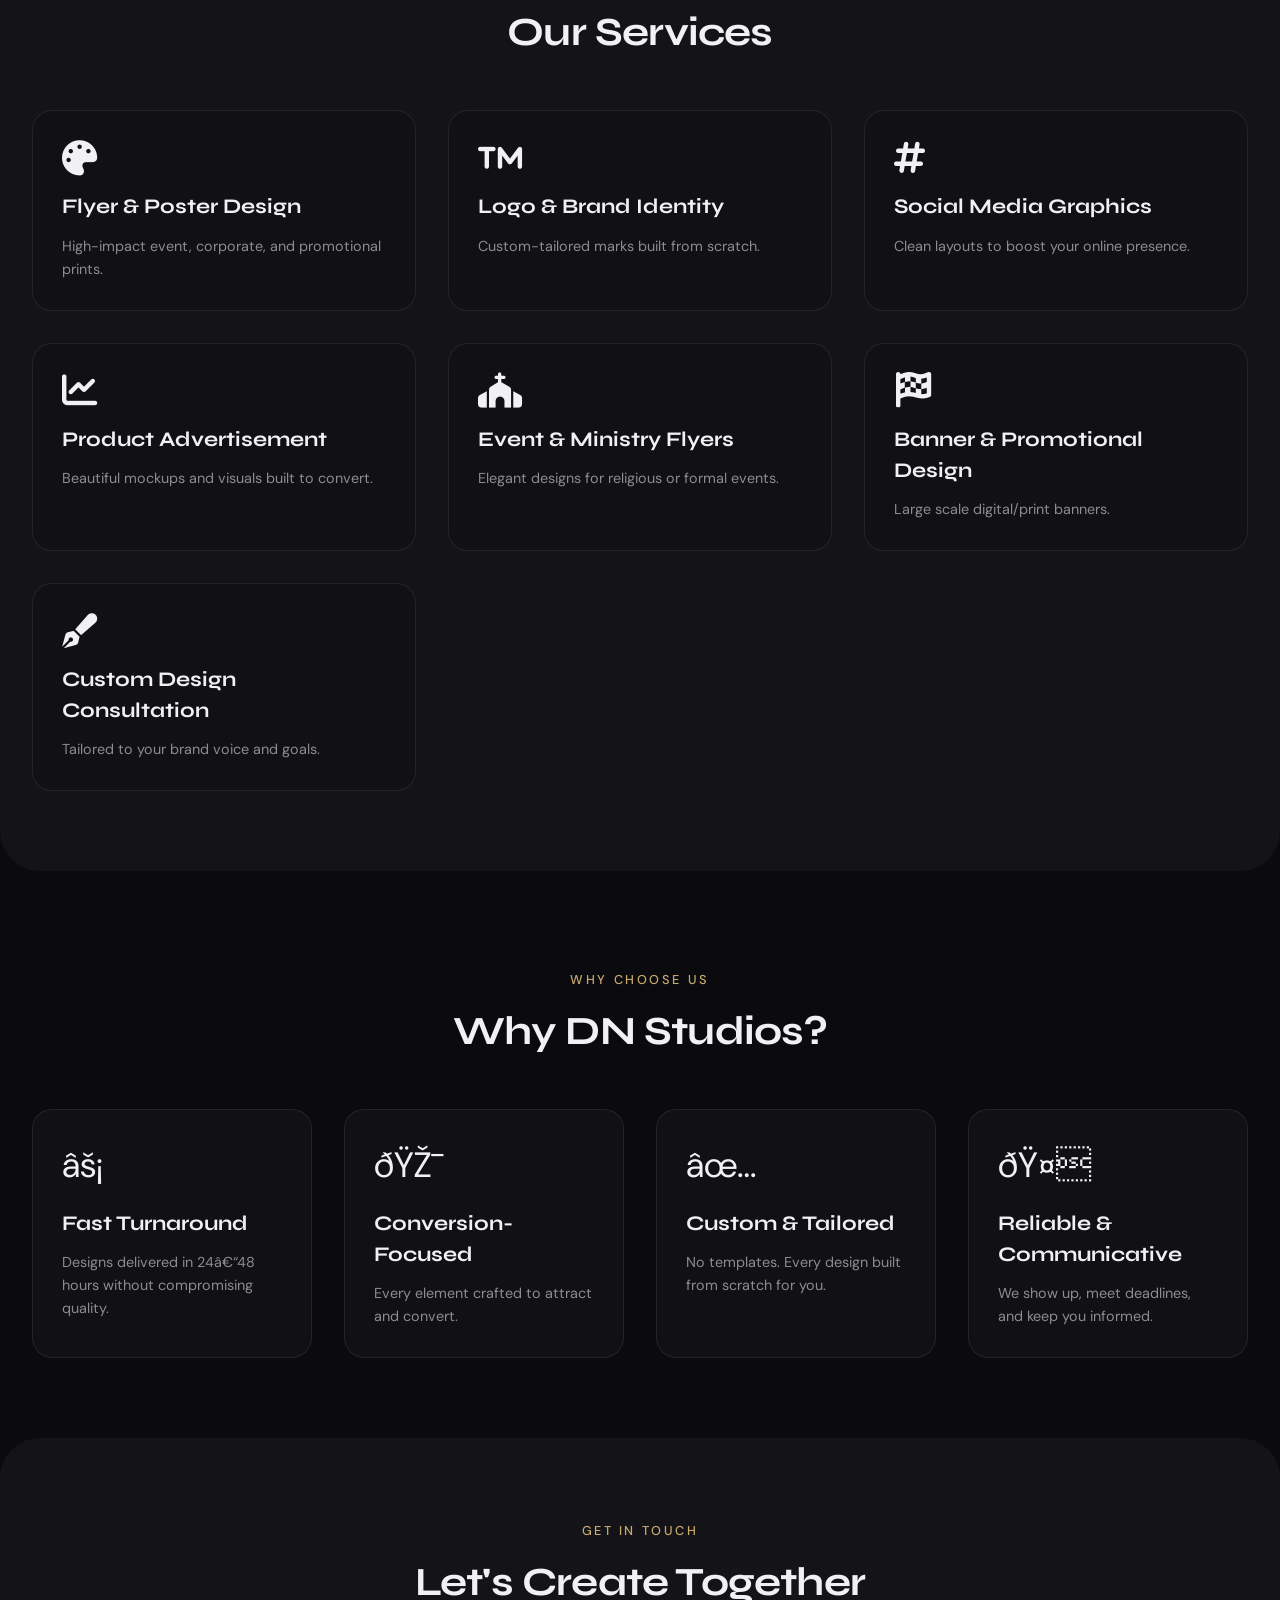
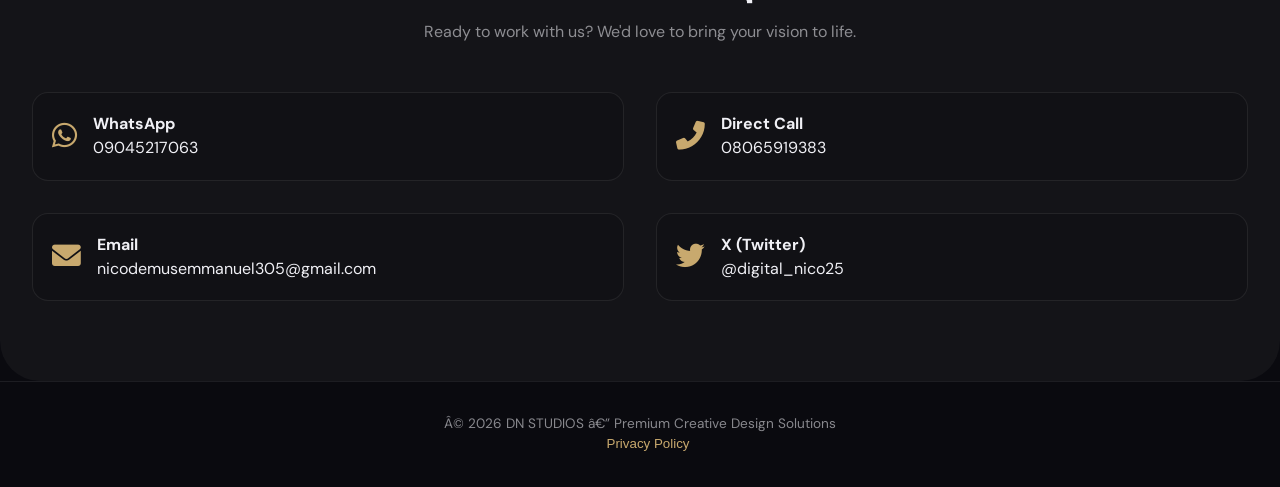
<file: dn-studios-portfolio/nico-ai.html>
<!DOCTYPE html>
<html lang="en">
<head>
  <meta charset="UTF-8">
  <meta name="viewport" content="width=device-width, initial-scale=1.0, viewport-fit=cover">
  <meta name="description" content="DN Studios - Premium creative design studio. Logo design, flyers, brand identity, social media graphics with 24-48 hour turnaround.">
  <title>DN Studios | Premium Creative Design Solutions</title>
  <link href="https://fonts.googleapis.com/css2?family=Syne:wght@400;500;600;700;800&family=DM+Sans:ital,wght@0,300;0,400;0,500;0,600;1,400&display=swap" rel="stylesheet">
  <link rel="stylesheet" href="https://cdnjs.cloudflare.com/ajax/libs/font-awesome/6.0.0-beta3/css/all.min.css">
  <style>
    /* â”€â”€â”€â”€â”€ RESET & VARIABLES â”€â”€â”€â”€â”€â”€â”€â”€â”€â”€â”€â”€â”€â”€â”€â”€â”€â”€â”€â”€â”€â”€â”€â”€â”€â”€â”€â”€â”€â”€â”€â”€â”€ */
    *, *::before, *::after { box-sizing: border-box; margin: 0; padding: 0; }
    
    :root {
      --bg: #0a0a0f;
      --surface: rgba(255,255,255,0.04);
      --surface-card: #111115;
      --border: rgba(255,255,255,0.08);
      --text: #f0f0f5;
      --text-muted: rgba(240,240,245,0.55);
      --accent-gold: #c8a96e;
      --accent-gold-light: #dbbf7a;
      --accent-purple: #7c5cfc;
      --glass-bg: rgba(15,15,25,0.85);
      --glass-border: rgba(255,255,255,0.1);
      --radius-card: 20px;
      --font-head: 'Syne', sans-serif;
      --font-body: 'DM Sans', sans-serif;
      transition: background-color 0.3s ease, color 0.2s ease;
    }
    
    body.light {
      --bg: #f8f6f3;
      --surface: rgba(0,0,0,0.02);
      --surface-card: #ffffff;
      --border: rgba(0,0,0,0.08);
      --text: #12111a;
      --text-muted: rgba(18,17,26,0.55);
      --glass-bg: rgba(255,255,255,0.85);
      --glass-border: rgba(0,0,0,0.08);
    }
    
    body {
      font-family: var(--font-body);
      background: var(--bg);
      color: var(--text);
      line-height: 1.5;
      transition: background 0.3s, color 0.3s;
    }
    
    /* â”€â”€â”€â”€â”€ TYPOGRAPHY â”€â”€â”€â”€â”€â”€â”€â”€â”€â”€â”€â”€â”€â”€â”€â”€â”€â”€â”€â”€â”€â”€â”€â”€â”€â”€â”€â”€â”€â”€â”€â”€â”€â”€â”€â”€â”€â”€â”€â”€â”€ */
    h1, h2, h3, h4, .logo, .nav-link {
      font-family: var(--font-head);
    }
    
    .gold-text { color: var(--accent-gold); }
    .gold-border { border-color: var(--accent-gold); }
    
    .section-header {
      text-align: center;
      margin-bottom: 3rem;
    }
    .section-header .eyebrow {
      font-size: 0.8rem;
      letter-spacing: 0.2em;
      text-transform: uppercase;
      color: var(--accent-gold);
      font-weight: 500;
      margin-bottom: 0.75rem;
      display: inline-block;
    }
    .section-header h2 {
      font-size: 2.5rem;
      font-weight: 700;
      letter-spacing: -0.02em;
    }
    @media (max-width: 768px) {
      .section-header h2 { font-size: 2rem; }
    }
    
    /* â”€â”€â”€â”€â”€ NAVBAR â”€â”€â”€â”€â”€â”€â”€â”€â”€â”€â”€â”€â”€â”€â”€â”€â”€â”€â”€â”€â”€â”€â”€â”€â”€â”€â”€â”€â”€â”€â”€â”€â”€â”€â”€â”€â”€â”€â”€â”€â”€â”€â”€â”€â”€ */
    .navbar {
      position: fixed;
      top: 0;
      left: 0;
      width: 100%;
      z-index: 1000;
      background: var(--glass-bg);
      backdrop-filter: blur(16px);
      border-bottom: 1px solid var(--glass-border);
      padding: 1rem 2rem;
      transition: all 0.3s;
    }
    .nav-container {
      max-width: 1400px;
      margin: 0 auto;
      display: flex;
      justify-content: space-between;
      align-items: center;
    }
    .logo {
      font-size: 1.5rem;
      font-weight: 800;
      letter-spacing: -0.02em;
    }
    .logo span { color: var(--accent-gold); }
    .nav-links {
      display: flex;
      gap: 2rem;
      align-items: center;
    }
    .nav-link {
      text-decoration: none;
      color: var(--text);
      font-weight: 500;
      font-size: 0.9rem;
      transition: color 0.2s;
    }
    .nav-link:hover, .nav-link.active { color: var(--accent-gold); }
    .hire-btn {
      background: linear-gradient(135deg, var(--accent-gold), var(--accent-purple));
      padding: 0.5rem 1.2rem;
      border-radius: 100px;
      color: #0a0a0f !important;
      font-weight: 600;
    }
    .theme-toggle {
      background: var(--surface);
      border: 1px solid var(--border);
      border-radius: 50%;
      width: 38px;
      height: 38px;
      cursor: pointer;
      display: flex;
      align-items: center;
      justify-content: center;
      transition: all 0.2s;
    }
    .theme-toggle img { width: 18px; height: 18px; }
    .theme-toggle .icon-moon { display: none; }
    body.light .theme-toggle .icon-moon { display: inline-block; }
    body.light .theme-toggle .icon-sun { display: none; }
    .mobile-menu-btn {
      display: none;
      background: none;
      border: none;
      font-size: 1.5rem;
      color: var(--text);
      cursor: pointer;
    }
    @media (max-width: 768px) {
      .nav-links { display: none; }
      .mobile-menu-btn { display: block; }
      .navbar { padding: 1rem 1.5rem; }
      .hire-btn { display: none; }
    }
    
    /* Mobile drawer */
    .mobile-drawer {
      position: fixed;
      top: 0;
      right: -100%;
      width: 75%;
      max-width: 300px;
      height: 100%;
      background: var(--glass-bg);
      backdrop-filter: blur(20px);
      z-index: 1001;
      transition: right 0.3s ease;
      padding: 2rem;
      display: flex;
      flex-direction: column;
      gap: 1.5rem;
      border-left: 1px solid var(--glass-border);
    }
    .mobile-drawer.open { right: 0; }
    .drawer-overlay {
      position: fixed;
      inset: 0;
      background: rgba(0,0,0,0.5);
      z-index: 1000;
      display: none;
    }
    .drawer-overlay.open { display: block; }
    .mobile-drawer a {
      text-decoration: none;
      color: var(--text);
      font-size: 1.2rem;
      font-weight: 500;
      padding: 0.5rem 0;
      border-bottom: 1px solid var(--border);
    }
    
    /* â”€â”€â”€â”€â”€ HERO â”€â”€â”€â”€â”€â”€â”€â”€â”€â”€â”€â”€â”€â”€â”€â”€â”€â”€â”€â”€â”€â”€â”€â”€â”€â”€â”€â”€â”€â”€â”€â”€â”€â”€â”€â”€â”€â”€â”€â”€â”€â”€â”€â”€â”€â”€â”€ */
    .hero {
      min-height: 100vh;
      display: flex;
      align-items: center;
      justify-content: center;
      text-align: center;
      padding: 8rem 2rem 4rem;
    }
    .hero h1 {
      font-size: 4.5rem;
      font-weight: 800;
      letter-spacing: -0.03em;
      margin-bottom: 1rem;
    }
    .hero .tagline {
      font-size: 1.3rem;
      color: var(--accent-gold);
      font-weight: 500;
      margin-bottom: 1.5rem;
    }
    .hero .desc {
      max-width: 600px;
      margin: 0 auto;
      color: var(--text-muted);
      font-size: 1.1rem;
    }
    .cta-group {
      display: flex;
      gap: 1rem;
      justify-content: center;
      margin-top: 2rem;
      flex-wrap: wrap;
    }
    .btn-primary {
      background: linear-gradient(135deg, var(--accent-gold), var(--accent-purple));
      padding: 0.9rem 2rem;
      border-radius: 100px;
      text-decoration: none;
      color: #0a0a0f;
      font-weight: 600;
      transition: transform 0.2s, box-shadow 0.2s;
    }
    .btn-outline {
      border: 2px solid var(--accent-gold);
      padding: 0.9rem 2rem;
      border-radius: 100px;
      text-decoration: none;
      color: var(--accent-gold);
      font-weight: 600;
      transition: all 0.2s;
    }
    .btn-primary:hover, .btn-outline:hover { transform: translateY(-3px); }
    @media (max-width: 768px) {
      .hero h1 { font-size: 2.8rem; }
    }
    
    /* â”€â”€â”€â”€â”€ SECTIONS â”€â”€â”€â”€â”€â”€â”€â”€â”€â”€â”€â”€â”€â”€â”€â”€â”€â”€â”€â”€â”€â”€â”€â”€â”€â”€â”€â”€â”€â”€â”€â”€â”€â”€â”€â”€â”€â”€â”€â”€â”€â”€â”€ */
    section {
      padding: 5rem 2rem;
      max-width: 1400px;
      margin: 0 auto;
    }
    .grid-2col {
      display: grid;
      grid-template-columns: repeat(2, 1fr);
      gap: 3rem;
    }
    .grid-3col {
      display: grid;
      grid-template-columns: repeat(3, 1fr);
      gap: 2rem;
    }
    .grid-4col {
      display: grid;
      grid-template-columns: repeat(4, 1fr);
      gap: 2rem;
    }
    @media (max-width: 1024px) {
      .grid-3col, .grid-4col { grid-template-columns: repeat(2, 1fr); }
    }
    @media (max-width: 768px) {
      .grid-2col, .grid-3col, .grid-4col { grid-template-columns: 1fr; }
      section { padding: 3rem 1.5rem; }
    }
    
    .card {
      background: var(--surface-card);
      border: 1px solid var(--border);
      border-radius: var(--radius-card);
      padding: 1.8rem;
      transition: all 0.3s ease;
    }
    .card:hover {
      transform: translateY(-6px);
      border-color: var(--accent-gold);
      box-shadow: 0 20px 30px -15px rgba(0,0,0,0.3);
    }
    .card i, .card .emoji {
      font-size: 2.2rem;
      margin-bottom: 1rem;
      display: inline-block;
    }
    .card h3 {
      font-size: 1.3rem;
      margin-bottom: 0.75rem;
    }
    .card p {
      color: var(--text-muted);
      font-size: 0.9rem;
      line-height: 1.6;
    }
    
    .about-text {
      font-size: 1rem;
      line-height: 1.7;
      color: var(--text-muted);
    }
    .founder-card {
      background: linear-gradient(135deg, rgba(200,169,110,0.08), rgba(124,92,252,0.05));
      border: 1px solid var(--border);
      border-radius: var(--radius-card);
      padding: 2rem;
    }
    
    /* Contact section */
    .contact-grid {
      display: grid;
      grid-template-columns: repeat(2, 1fr);
      gap: 2rem;
    }
    .contact-item {
      background: var(--surface-card);
      border: 1px solid var(--border);
      border-radius: 16px;
      padding: 1.2rem;
      display: flex;
      align-items: center;
      gap: 1rem;
      text-decoration: none;
      color: var(--text);
      transition: all 0.2s;
    }
    .contact-item:hover {
      border-color: var(--accent-gold);
      transform: translateX(5px);
    }
    .contact-item i { font-size: 1.8rem; color: var(--accent-gold); }
    @media (max-width: 768px) { .contact-grid { grid-template-columns: 1fr; } }
    
    /* Footer */
    footer {
      border-top: 1px solid var(--border);
      padding: 2rem;
      text-align: center;
      color: var(--text-muted);
      font-size: 0.85rem;
    }
    .privacy-link {
      background: none;
      border: none;
      color: var(--accent-gold);
      cursor: pointer;
      margin-left: 1rem;
    }
    
    /* Modal */
    .modal {
      position: fixed;
      inset: 0;
      background: rgba(0,0,0,0.8);
 backdrop-filter: blur(8px);
      z-index: 2000;
      display: none;
      align-items: center;
      justify-content: center;
    }
    .modal.active { display: flex; }
    .modal-content {
      max-width: 600px;
      width: 90%;
      max-height: 80vh;
      overflow-y: auto;
      background: var(--surface-card);
      border: 1px solid var(--border);
      border-radius: 24px;
      padding: 2rem;
    }
    .modal-content h3 { margin-bottom: 1rem; }
    .modal-content p, .modal-content li { color: var(--text-muted); margin-bottom: 0.5rem; }
    .modal-close {
      float: right;
      font-size: 1.8rem;
      cursor: pointer;
    }
    
    /* Animations */
    .fade-up {
      opacity: 0;
      transform: translateY(30px);
      transition: opacity 0.7s ease, transform 0.7s ease;
    }
    .fade-up.visible {
      opacity: 1;
      transform: translateY(0);
    }
    
    /* Chat bubble - from your widget */
    #dn-chat-bubble {
      position: fixed;
      bottom: 2rem;
      right: 2rem;
      width: 62px;
      height: 62px;
      border-radius: 50%;
      background: linear-gradient(135deg, #c8a96e 0%, #7c5cfc 100%);
      box-shadow: 0 8px 32px rgba(200,169,110,0.4);
      cursor: pointer;
      display: flex;
      align-items: center;
      justify-content: center;
      z-index: 999;
      transition: transform 0.3s;
      border: none;
    }
    #dn-chat-bubble:hover { transform: scale(1.1); }
    #dn-chat-window {
      position: fixed;
      bottom: 6rem;
      right: 2rem;
      width: 380px;
      max-height: 550px;
      background: var(--glass-bg);
      backdrop-filter: blur(20px);
      border: 1px solid var(--glass-border);
      border-radius: 24px;
      z-index: 998;
      display: none;
      flex-direction: column;
      overflow: hidden;
      box-shadow: 0 20px 40px rgba(0,0,0,0.4);
    }
    #dn-chat-window.open { display: flex; }
    @media (max-width: 480px) { #dn-chat-window { width: calc(100vw - 2rem); right: 1rem; bottom: 5rem; } }
  </style>
</head>
<body>

<!-- Navbar -->
<nav class="navbar">
  <div class="nav-container">
    <div class="logo">DN<span>.</span>Studios</div>
    <div class="nav-links">
      <a href="#home" class="nav-link">Home</a>
      <a href="#about" class="nav-link">About</a>
      <a href="#services" class="nav-link">Services</a>
      <a href="#whyus" class="nav-link">Why Us</a>
      <a href="#contact" class="nav-link">Contact</a>
      <a href="portfolio.html" class="nav-link">Portfolio</a>
      <a href="designing-with-ai.html" class="nav-link">AI Design</a>
      <a href="faqs.html" class="nav-link">FAQs</a>
      <button class="theme-toggle" id="themeToggle" aria-label="Toggle theme"><img class="icon-moon" src="assets/icon_moon.svg" alt="Dark mode"><img class="icon-sun" src="assets/icon_sun.svg" alt="Light mode"></button>
      <a href="https://wa.me/2349045217063" class="hire-btn" target="_blank">Hire Us</a>
    </div>
    <button class="mobile-menu-btn" id="mobileMenuBtn"><i class="fas fa-bars"></i></button>
  </div>
</nav>

<!-- Mobile Drawer -->
<div class="mobile-drawer" id="mobileDrawer">
  <a href="#home">Home</a>
  <a href="#about">About</a>
  <a href="#services">Services</a>
  <a href="#whyus">Why Us</a>
  <a href="#contact">Contact</a>
  <a href="portfolio.html">Portfolio</a>
  <a href="designing-with-ai.html">AI Design</a>
  <a href="faqs.html">FAQs</a>
  <a href="https://wa.me/2349045217063" target="_blank">Hire Us</a>
  <button class="theme-toggle" id="mobileThemeToggle"><img class="icon-moon" src="assets/icon_moon.svg" alt="Dark mode"><img class="icon-sun" src="assets/icon_sun.svg" alt="Light mode"> Toggle Theme</button>
</div>
<div class="drawer-overlay" id="drawerOverlay"></div>

<!-- Hero Section -->
<section id="home" class="hero fade-up">
  <div>
    <h1>DN STUDIOS</h1>
    <div class="tagline">Creative Design Solutions</div>
    <p class="desc">Designs that make people stop, pay attention, and take action. Clean, professional, and built to convert.</p>
    <div class="cta-group">
      <a href="#services" class="btn-primary">View Portfolio</a>
      <a href="#contact" class="btn-outline">Get in Touch</a>
    </div>
  </div>
</section>

<!-- About Section -->
<section id="about" class="fade-up">
  <div class="section-header">
    <span class="eyebrow">OUR STORY</span>
    <h2>About Us</h2>
  </div>
  <div class="grid-2col">
    <div class="about-text">
      <p>Welcome to DN Studios â€” a creative design studio built to help businesses, brands, and individuals show up powerfully through visual design. We believe that great design is more than just looking good. It's about making people stop, pay attention, and take action. Every project we take on is approached with that standard in mind.</p>
      <p style="margin-top: 1rem;">Whether you're a startup finding your identity, an established brand refreshing your look, or an individual promoting an event or service â€” DN Studios delivers designs that are clean, professional, and built to convert.</p>
    </div>
    <div class="founder-card">
      <h3 style="color: var(--accent-gold); margin-bottom: 1rem;">Who We Are</h3>
      <p><strong>DN Studios</strong> was founded by <strong>Nicodemus Emmanuel</strong>, a graphic designer and visual brand strategist with hands-on experience working with clients across multiple industries â€” from real estate and food, to entertainment, ministry, and lifestyle brands.</p>
      <p style="margin-top: 1rem; font-style: italic;">"We are passionate about creativity, fast delivery, and designs that actually work for your business."</p>
    </div>
  </div>
</section>

<!-- Services Section -->
<section id="services" class="fade-up" style="background: var(--surface); border-radius: 40px; margin: 1rem auto;">
  <div class="section-header">
    <span class="eyebrow">WHAT WE DO</span>
    <h2>Our Services</h2>
  </div>
  <div class="grid-3col">
    <div class="card"><i class="fas fa-palette"></i><h3>Flyer & Poster Design</h3><p>High-impact event, corporate, and promotional prints.</p></div>
    <div class="card"><i class="fas fa-trademark"></i><h3>Logo & Brand Identity</h3><p>Custom-tailored marks built from scratch.</p></div>
    <div class="card"><i class="fas fa-hashtag"></i><h3>Social Media Graphics</h3><p>Clean layouts to boost your online presence.</p></div>
    <div class="card"><i class="fas fa-chart-line"></i><h3>Product Advertisement</h3><p>Beautiful mockups and visuals built to convert.</p></div>
    <div class="card"><i class="fas fa-church"></i><h3>Event & Ministry Flyers</h3><p>Elegant designs for religious or formal events.</p></div>
    <div class="card"><i class="fas fa-flag-checkered"></i><h3>Banner & Promotional Design</h3><p>Large scale digital/print banners.</p></div>
    <div class="card"><i class="fas fa-pen-fancy"></i><h3>Custom Design Consultation</h3><p>Tailored to your brand voice and goals.</p></div>
  </div>
</section>

<!-- Why Us Section -->
<section id="whyus" class="fade-up">
  <div class="section-header">
    <span class="eyebrow">WHY CHOOSE US</span>
    <h2>Why DN Studios?</h2>
  </div>
  <div class="grid-4col">
    <div class="card"><div class="emoji">âš¡</div><h3>Fast Turnaround</h3><p>Designs delivered in 24â€“48 hours without compromising quality.</p></div>
    <div class="card"><div class="emoji">ðŸŽ¯</div><h3>Conversion-Focused</h3><p>Every element crafted to attract and convert.</p></div>
    <div class="card"><div class="emoji">âœ…</div><h3>Custom & Tailored</h3><p>No templates. Every design built from scratch for you.</p></div>
    <div class="card"><div class="emoji">ðŸ¤</div><h3>Reliable & Communicative</h3><p>We show up, meet deadlines, and keep you informed.</p></div>
  </div>
</section>

<!-- Contact Section -->
<section id="contact" class="fade-up" style="background: var(--surface); border-radius: 40px;">
  <div class="section-header">
    <span class="eyebrow">GET IN TOUCH</span>
    <h2>Let's Create Together</h2>
    <p style="margin-top: 0.5rem; color: var(--text-muted);">Ready to work with us? We'd love to bring your vision to life.</p>
  </div>
  <div class="contact-grid">
    <a href="https://wa.me/2349045217063" target="_blank" class="contact-item"><i class="fab fa-whatsapp"></i><div><strong>WhatsApp</strong><br>09045217063</div></a>
    <a href="tel:08065919383" class="contact-item"><i class="fas fa-phone-alt"></i><div><strong>Direct Call</strong><br>08065919383</div></a>
    <a href="mailto:nicodemusemmanuel305@gmail.com" class="contact-item"><i class="fas fa-envelope"></i><div><strong>Email</strong><br>nicodemusemmanuel305@gmail.com</div></a>
    <a href="https://twitter.com/digital_nico25" target="_blank" class="contact-item"><i class="fab fa-twitter"></i><div><strong>X (Twitter)</strong><br>@digital_nico25</div></a>
  </div>
</section>

<!-- Footer -->
<footer>
  <p>Â© 2026 DN STUDIOS â€” Premium Creative Design Solutions</p>
  <button class="privacy-link" id="privacyBtn">Privacy Policy</button>
</footer>

<!-- Privacy Modal -->
<div class="modal" id="privacyModal">
  <div class="modal-content">
    <span class="modal-close" id="closeModal">&times;</span>
    <h3 style="color: var(--accent-gold);">Privacy Policy</h3>
    <p><strong>Effective Date: May 2026</strong></p>
    <p>This Privacy Policy explains how DN Studios collects, uses, and protects information provided by visitors and clients through our website and communication channels.</p>
    <h4>1. INFORMATION WE COLLECT</h4><p>When you contact us or place an order, we may collect: name, contact details, business name, project details, payment info (secure), and files sent for design.</p>
    <h4>2. HOW WE USE YOUR INFORMATION</h4><p>To understand your needs, deliver projects, communicate, send invoices, and improve services. We never sell your data.</p>
    <h4>3. HOW WE PROTECT YOUR INFORMATION</h4><p>We take reasonable steps to protect your information. All client files are kept confidential.</p>
    <h4>4. THIRD-PARTY PLATFORMS</h4><p>We use WhatsApp & X. These platforms have their own privacy policies.</p>
    <h4>5. YOUR RIGHTS</h4><p>Request access, correction, or deletion of your information. Contact us via WhatsApp/Email.</p>
    <h4>6. COOKIES</h4><p>Basic cookies to improve browsing experience. Disable in browser settings.</p>
    <h4>7. CHANGES TO THIS POLICY</h4><p>Updates will be posted with a new effective date.</p>
    <h4>8. CONTACT US</h4><p>WhatsApp: 09045217063 | Email: nicodemusemmanuel305@gmail.com</p>
  </div>
</div>

<!-- Chat Widget (Integrated from your code) -->
<button id="dn-chat-bubble"><i class="fas fa-comment-dots" style="font-size: 28px; color: white;"></i></button>
<div id="dn-chat-window">
  <div style="padding: 1rem; border-bottom: 1px solid var(--border); display: flex; justify-content: space-between; align-items: center;">
    <strong><i class="fas fa-robot" style="color: var(--accent-gold);"></i> DN Studios Assistant</strong>
    <button id="closeChatBtn" style="background: none; border: none; color: var(--text); cursor: pointer;">âœ•</button>
  </div>
  <div id="chatMessages" style="flex:1; overflow-y: auto; padding: 1rem; min-height: 300px; display: flex; flex-direction: column; gap: 0.75rem;">
    <div style="background: var(--surface); padding: 0.75rem; border-radius: 16px; max-width: 85%;"><i class="fas fa-gem" style="color: var(--accent-gold);"></i> Hi! I'm the DN Studios Assistant. Ask me about services, turnaround time, or pricing!</div>
  </div>
  <div style="padding: 1rem; border-top: 1px solid var(--border); display: flex; gap: 0.5rem;">
    <input type="text" id="chatInput" placeholder="Type your message..." style="flex:1; background: var(--surface); border: 1px solid var(--border); border-radius: 24px; padding: 0.75rem 1rem; color: var(--text); outline: none;">
    <button id="sendChatBtn" style="background: var(--accent-gold); border: none; border-radius: 50%; width: 42px; height: 42px; cursor: pointer;"><i class="fas fa-paper-plane" style="color: #0a0a0f;"></i></button>
  </div>
</div>

<script>
  // Theme Toggle
  const html = document.documentElement;
  const themeToggle = document.getElementById('themeToggle');
  const mobileThemeToggle = document.getElementById('mobileThemeToggle');
  
  function setTheme(theme) {
    if (theme === 'light') document.body.classList.add('light');
    else document.body.classList.remove('light');
    localStorage.setItem('dn-theme', theme);
  }
  
  function toggleTheme() {
    const current = document.body.classList.contains('light') ? 'dark' : 'light';
    setTheme(current);
  }
  
  const savedTheme = localStorage.getItem('dn-theme') || 'dark';
  setTheme(savedTheme);
  themeToggle?.addEventListener('click', toggleTheme);
  mobileThemeToggle?.addEventListener('click', toggleTheme);
  
  // Mobile menu
  const mobileBtn = document.getElementById('mobileMenuBtn');
  const drawer = document.getElementById('mobileDrawer');
  const overlay = document.getElementById('drawerOverlay');
  mobileBtn?.addEventListener('click', () => {
    drawer.classList.toggle('open');
    overlay.classList.toggle('open');
  });
  function closeDrawer() { drawer.classList.remove('open'); overlay.classList.remove('open'); }
  overlay?.addEventListener('click', closeDrawer);
  document.querySelectorAll('.mobile-drawer a').forEach(a => a.addEventListener('click', closeDrawer));
  
  // Smooth scroll
  document.querySelectorAll('.nav-link, .btn-primary, .btn-outline').forEach(anchor => {
    anchor.addEventListener('click', function(e) {
      const hash = this.getAttribute('href');
      if (hash && hash.startsWith('#')) {
        e.preventDefault();
        const target = document.querySelector(hash);
        if (target) target.scrollIntoView({ behavior: 'smooth', block: 'start' });
        closeDrawer();
      }
    });
  });
  
  // Privacy Modal
  const modal = document.getElementById('privacyModal');
  const privacyBtn = document.getElementById('privacyBtn');
  const closeModal = document.getElementById('closeModal');
  privacyBtn?.addEventListener('click', () => modal.classList.add('active'));
  closeModal?.addEventListener('click', () => modal.classList.remove('active'));
  modal?.addEventListener('click', (e) => { if (e.target === modal) modal.classList.remove('active'); });
  
  // Intersection Observer for fade-up
  const faders = document.querySelectorAll('.fade-up');
  const observer = new IntersectionObserver((entries) => {
    entries.forEach(entry => { if (entry.isIntersecting) entry.target.classList.add('visible'); });
  }, { threshold: 0.1, rootMargin: '0px 0px -20px 0px' });
  faders.forEach(el => observer.observe(el));
  
  // Chat Widget Logic (Simple knowledge base)
  const chatBubble = document.getElementById('dn-chat-bubble');
  const chatWindow = document.getElementById('dn-chat-window');
  const closeChatBtn = document.getElementById('closeChatBtn');
  const chatInput = document.getElementById('chatInput');
  const sendBtn = document.getElementById('sendChatBtn');
  const chatMessages = document.getElementById('chatMessages');
  
  function toggleChat() { chatWindow.classList.toggle('open'); }
  chatBubble?.addEventListener('click', toggleChat);
  closeChatBtn?.addEventListener('click', toggleChat);
  
  function addMessage(text, isUser = false) {
    const div = document.createElement('div');
    div.style.maxWidth = '85%';
    div.style.padding = '0.75rem';
    div.style.borderRadius = '16px';
    div.style.marginBottom = '0.5rem';
    if (isUser) {
      div.style.background = 'var(--accent-gold)';
      div.style.color = '#0a0a0f';
      div.style.alignSelf = 'flex-end';
      div.style.borderBottomRightRadius = '4px';
    } else {
      div.style.background = 'var(--surface)';
      div.style.color = 'var(--text)';
      div.style.alignSelf = 'flex-start';
      div.style.borderBottomLeftRadius = '4px';
    }
    div.innerHTML = text;
    chatMessages.appendChild(div);
    chatMessages.scrollTop = chatMessages.scrollHeight;
  }
  
  function getBotResponse(msg) {
    const lower = msg.toLowerCase();
    if (lower.includes('price') || lower.includes('cost') || lower.includes('quote') || lower.includes('how much')) {
      return `Every brand is unique â€” we provide custom quotes. Nicodemus will personally discuss your needs. <a href="https://wa.me/2349045217063" style="color: var(--accent-gold);">Chat on WhatsApp</a> for a fast quote! âœ¨`;
    }
    if (lower.includes('how long') || lower.includes('turnaround') || lower.includes('delivery') || lower.includes('fast')) {
      return `âš¡ We deliver most designs in <strong>24â€“48 hours</strong>! Logos, flyers, social graphics â€” all with unlimited revisions. Start your project today!`;
    }
    if (lower.includes('service') || lower.includes('offer') || lower.includes('logo') || lower.includes('flyer')) {
      return `We offer: Logo Design, Flyers & Posters, Brand Identity, Social Media Graphics, Product Ads, Ministry Flyers, and Custom Design. All custom-built just for you! ðŸŽ¨`;
    }
    if (lower.includes('contact') || lower.includes('whatsapp') || lower.includes('phone') || lower.includes('reach')) {
      return `ðŸ“ž WhatsApp: 09045217063<br>ðŸ“§ Email: nicodemusemmanuel305@gmail.com<br>ðŸ¦ X: @digital_nico25<br>Nicodemus replies within minutes!`;
    }
    if (lower.includes('hello') || lower.includes('hi') || lower.includes('hey')) {
      return `Hey there! ðŸ‘‹ I'm the DN Studios assistant. Ask me about services, pricing, turnaround time, or contact info!`;
    }
    return `Thanks for reaching out! For specific project details, I recommend chatting directly with Nicodemus on <a href="https://wa.me/2349045217063" style="color: var(--accent-gold);">WhatsApp</a> â€” he'll give you personalized guidance. Meanwhile, check out our services or ask me anything! ðŸ™Œ`;
  }
  
  function sendMessage() {
    const text = chatInput.value.trim();
    if (!text) return;
    addMessage(text, true);
    chatInput.value = '';
    setTimeout(() => {
      const reply = getBotResponse(text);
      addMessage(reply, false);
    }, 500);
  }
  
  sendBtn?.addEventListener('click', sendMessage);
  chatInput?.addEventListener('keypress', (e) => { if (e.key === 'Enter') { e.preventDefault(); sendMessage(); } });
  
  // Add initial bot greeting
  setTimeout(() => addMessage("Hello! I'm the DN Studios AI assistant. What can I help you with today? âœ¨", false), 1000);
</script>

<!-- ======= AI COURSE POPUP + ENHANCEMENTS (theme-matched) ======= -->
<style>
  .dn-ai-popup {
    position: fixed;
    inset: 0;
    z-index: 1000001;
    display: flex;
    align-items: center;
    justify-content: center;
    padding: 1rem;
    background: rgba(0,0,0,0.6);
    backdrop-filter: blur(8px);
    -webkit-backdrop-filter: blur(8px);
    opacity: 0;
    visibility: hidden;
    transition: opacity 0.35s ease, visibility 0.35s ease;
  }
  .dn-ai-popup.show { opacity: 1; visibility: visible; }
  .dn-ai-popup-card {
    position: relative;
    width: 100%;
    max-width: 420px;
    background: var(--glass-bg);
    color: var(--text);
    border: 1px solid var(--glass-border);
    border-radius: 28px;
    overflow: hidden;
    box-shadow: 0 30px 60px rgba(0,0,0,0.5);
    transform: translateY(24px) scale(0.96);
    transition: transform 0.4s cubic-bezier(0.22, 1.2, 0.36, 1);
  }
  .dn-ai-popup.show .dn-ai-popup-card { transform: translateY(0) scale(1); }
  .dn-ai-popup-close {
    position: absolute;
    top: 12px;
    right: 12px;
    width: 34px;
    height: 34px;
    border: none;
    border-radius: 50%;
    background: rgba(0,0,0,0.35);
    color: #fff;
    font-size: 1.3rem;
    line-height: 1;
    cursor: pointer;
    z-index: 2;
    transition: background 0.2s;
  }
  .dn-ai-popup-close:hover { background: rgba(0,0,0,0.6); }
  .dn-ai-popup-media { position: relative; }
  .dn-ai-popup-media img { width: 100%; height: 210px; object-fit: cover; display: block; }
  .dn-ai-popup-badge {
    position: absolute;
    left: 14px;
    bottom: 12px;
    background: linear-gradient(135deg, #f5c542, #f0a500);
    color: #0a0a0f;
    font-weight: 700;
    font-size: 0.85rem;
    padding: 0.35rem 1rem;
    border-radius: 40px;
    box-shadow: 0 6px 14px rgba(245,197,66,0.4);
  }
  .dn-ai-popup-body { padding: 1.5rem; }
  .dn-ai-popup-eyebrow {
    font-size: 0.7rem;
    letter-spacing: 2px;
    text-transform: uppercase;
    color: var(--accent-gold);
    font-weight: 700;
  }
  .dn-ai-popup-body h3 { font-size: 1.6rem; font-weight: 800; margin: 0.35rem 0 0.5rem; }
  .dn-ai-popup-body p { font-size: 0.92rem; color: var(--text-muted); line-height: 1.55; }
  .dn-ai-popup-features { display: flex; flex-wrap: wrap; gap: 0.6rem; margin: 1rem 0; }
  .dn-ai-popup-features span {
    font-size: 0.75rem;
    font-weight: 600;
    background: rgba(200,169,110,0.12);
    color: var(--accent-gold-light);
    padding: 0.3rem 0.8rem;
    border-radius: 40px;
    display: inline-flex;
    align-items: center;
    gap: 6px;
  }
  .dn-ai-popup-actions { display: flex; gap: 0.8rem; margin-top: 1.1rem; }
  .dn-ai-popup-apply {
    flex: 1;
    text-align: center;
    background: linear-gradient(135deg, var(--accent-gold), var(--accent-purple));
    color: #0a0a0f;
    font-weight: 700;
    text-decoration: none;
    padding: 0.8rem 1rem;
    border-radius: 50px;
    transition: transform 0.2s, box-shadow 0.2s;
    display: inline-flex;
    align-items: center;
    justify-content: center;
    gap: 0.5rem;
  }
  .dn-ai-popup-apply:hover { transform: translateY(-2px); box-shadow: 0 12px 24px rgba(200,169,110,0.35); }
  .dn-ai-popup-cancel {
    background: transparent;
    border: 1px solid var(--border);
    color: var(--text-muted);
    font-weight: 600;
    padding: 0.8rem 1.2rem;
    border-radius: 50px;
    cursor: pointer;
    transition: 0.2s;
  }
  .dn-ai-popup-cancel:hover { border-color: var(--accent-gold); color: var(--accent-gold); }
  .dn-ai-launcher {
    position: fixed;
    left: 24px;
    bottom: 24px;
    z-index: 9000;
    background: linear-gradient(135deg, #f5c542 0%, #f0a500 100%);
    color: #0a0a0f;
    font-weight: 700;
    font-size: 0.8rem;
    border: none;
    border-radius: 50px;
    padding: 0.7rem 1.1rem;
    cursor: pointer;
    display: flex;
    align-items: center;
    gap: 8px;
    box-shadow: 0 10px 24px rgba(245,197,66,0.4);
    transition: transform 0.2s, box-shadow 0.2s;
  }
  .dn-ai-launcher:hover { transform: translateY(-3px); box-shadow: 0 14px 30px rgba(245,197,66,0.55); }
  .dn-back-top {
    position: fixed;
    bottom: 22px;
    left: 50%;
    transform: translateX(-50%) translateY(90px);
    width: 46px;
    height: 46px;
    border-radius: 50%;
    border: none;
    background: var(--accent-gold);
    color: #0a0a0f;
    font-size: 1.1rem;
    cursor: pointer;
    z-index: 8000;
    box-shadow: 0 8px 20px rgba(200,169,110,0.4);
    transition: transform 0.3s ease, opacity 0.3s ease;
    opacity: 0;
    display: flex;
    align-items: center;
    justify-content: center;
  }
  .dn-back-top.show { transform: translateX(-50%) translateY(0); opacity: 1; }
  @media (max-width: 520px) {
    .dn-ai-popup-media img { height: 170px; }
    .dn-ai-popup-actions { flex-direction: column; }
    .dn-ai-launcher { left: 16px; bottom: 16px; padding: 0.6rem 0.9rem; }
  }
</style>

<div class="dn-ai-popup" id="dnAiPopup" role="dialog" aria-modal="true" aria-labelledby="dnAiPopupTitle">
  <div class="dn-ai-popup-card">
    <button class="dn-ai-popup-close" id="dnAiPopupClose" aria-label="Close">&times;</button>
    <div class="dn-ai-popup-media">
      <img src="assets/invest.jpg" alt="Designing With AI course">
      <span class="dn-ai-popup-badge"><i class="fas fa-wallet"></i> â‚¦3,250 only</span>
    </div>
    <div class="dn-ai-popup-body">
      <span class="dn-ai-popup-eyebrow">DN Studios Â· New Course</span>
      <h3 id="dnAiPopupTitle">Designing With AI</h3>
      <p>Learn to create scroll-stopping designs with AI â€” no experience needed, just your phone. Limited slots, instant WhatsApp access.</p>
      <div class="dn-ai-popup-features">
        <span><i class="fas fa-users"></i> 30 slots available</span>
        <span><i class="fas fa-bolt"></i> 24-48h delivery</span>
      </div>
      <div class="dn-ai-popup-actions">
        <a href="designing-with-ai.html" class="dn-ai-popup-apply">Apply Now <i class="fas fa-arrow-right"></i></a>
        <button class="dn-ai-popup-cancel" id="dnAiPopupCancel">Cancel</button>
      </div>
    </div>
  </div>
</div>

<button class="dn-ai-launcher" id="dnAiLauncher" aria-label="Designing with AI course"><i class="fas fa-robot"></i> Designing with AI</button>

<button class="dn-back-top" id="dnBackTop" aria-label="Back to top"><i class="fas fa-chevron-up"></i></button>

<script>
  (function() {
    var popup = document.getElementById('dnAiPopup');
    var launcher = document.getElementById('dnAiLauncher');
    var closeBtn = document.getElementById('dnAiPopupClose');
    var cancelBtn = document.getElementById('dnAiPopupCancel');
    var KEY = 'dn_ai_popup_seen';
    function showPopup() { if (popup) { popup.classList.add('show'); document.body.style.overflow = 'hidden'; } }
    function hidePopup() {
      if (!popup) return;
      popup.classList.remove('show');
      document.body.style.overflow = '';
      try { sessionStorage.setItem(KEY, '1'); } catch(e) {}
    }
    if (closeBtn) closeBtn.addEventListener('click', hidePopup);
    if (cancelBtn) cancelBtn.addEventListener('click', hidePopup);
    if (popup) popup.addEventListener('click', function(e) { if (e.target === popup) hidePopup(); });
    if (launcher) launcher.addEventListener('click', showPopup);
    document.addEventListener('keydown', function(e) { if (e.key === 'Escape' && popup && popup.classList.contains('show')) hidePopup(); });
    var dismissed = false;
    try { dismissed = sessionStorage.getItem(KEY) === '1'; } catch(e) {}
    if (!dismissed) setTimeout(showPopup, 1800);

    var backTop = document.getElementById('dnBackTop');
    if (backTop) {
      window.addEventListener('scroll', function() {
        if (window.scrollY > 400) backTop.classList.add('show');
        else backTop.classList.remove('show');
      }, { passive: true });
      backTop.addEventListener('click', function() { window.scrollTo({ top: 0, behavior: 'smooth' }); });
    }
  })();
</script>
</body>
</html>
</file>
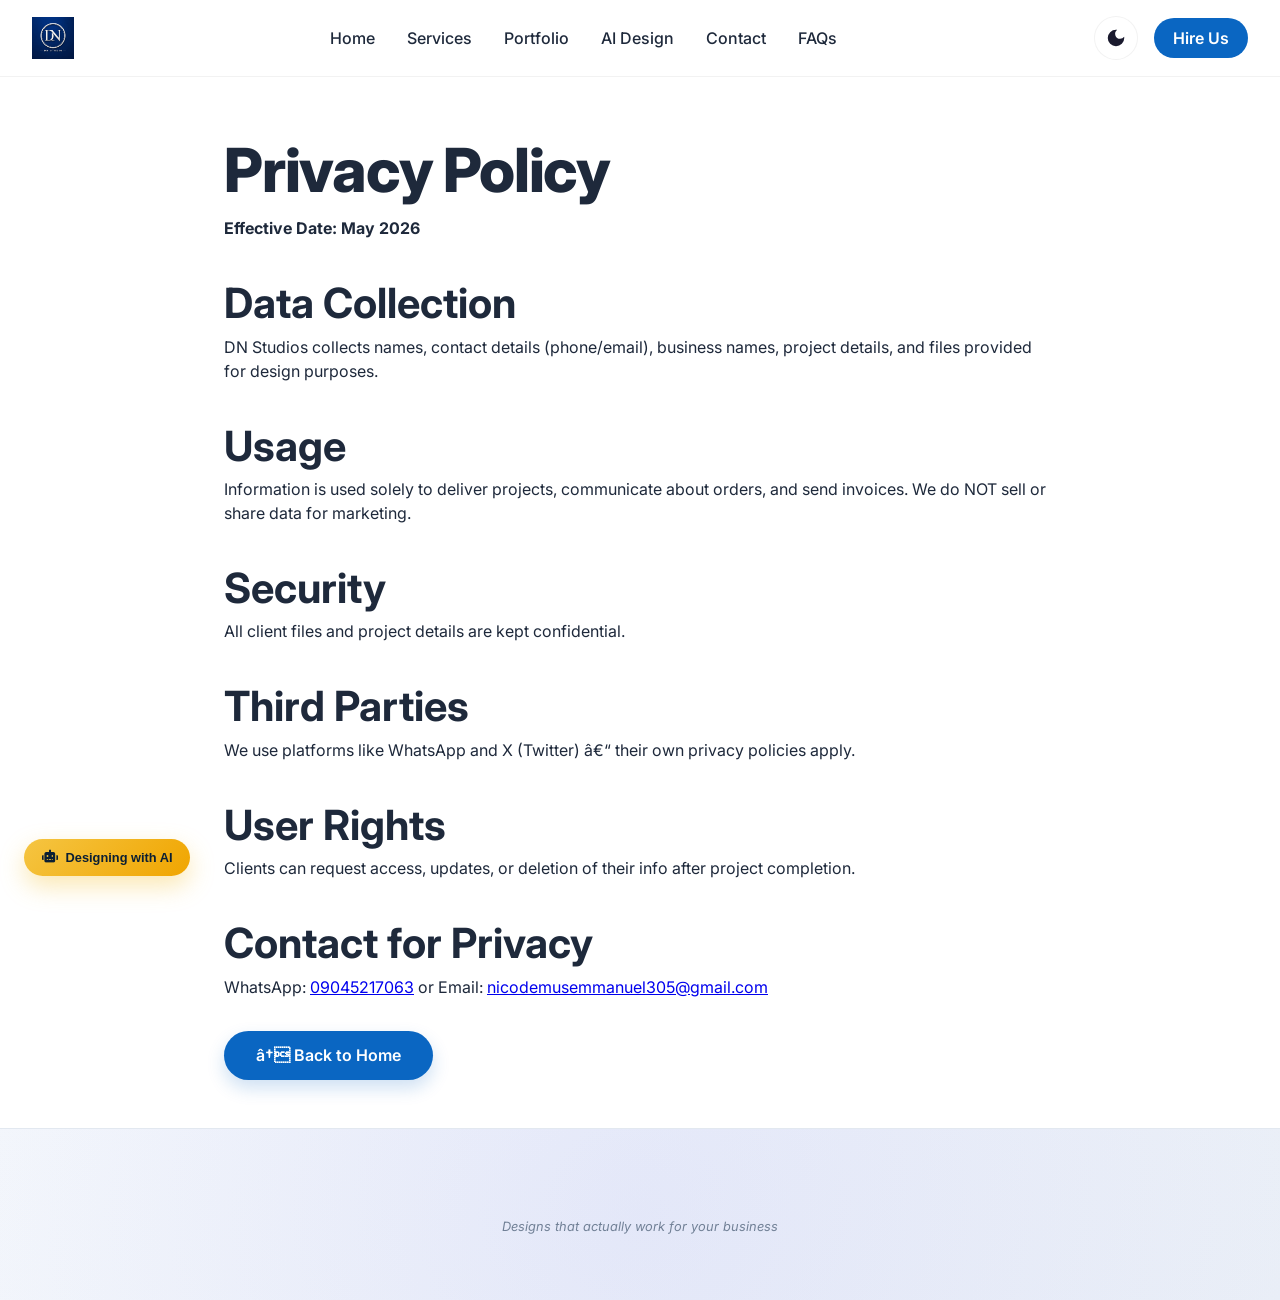
<file: dn-studios-portfolio/docs/privacy-policy.html>
<!DOCTYPE html>
<html lang="en">
<head>
  <meta charset="UTF-8">
  <meta name="viewport" content="width=device-width, initial-scale=1.0">
  <title>DN Studios | Privacy Policy (May 2026)</title>
  <link href="https://fonts.googleapis.com/css2?family=Inter:opsz,wght@14..32,300;400;500;600;700;800&display=swap" rel="stylesheet">
  <link rel="stylesheet" href="https://cdnjs.cloudflare.com/ajax/libs/font-awesome/6.0.0-beta3/css/all.min.css">
  <link rel="stylesheet" href="../css/style.css">
  <style>
    .policy-container { max-width: 880px; margin: 3rem auto; padding: 0 1.5rem; }
    .policy-container h2 { margin-top: 2rem; }
    .policy-container ul { margin-left: 1.5rem; }
      /* Additional gallery-specific styling (preserving global dark mode) */
    .masonry-grid {
      column-count: 3;
      column-gap: 1.8rem;
      margin-top: 2rem;
    }
    .grid-item {
      break-inside: avoid;
      margin-bottom: 1.8rem;
      position: relative;
      border-radius: 20px;
      overflow: hidden;
      transition: transform 0.3s ease, box-shadow 0.3s;
      cursor: pointer;
      background: var(--card-bg);
      box-shadow: 0 8px 20px rgba(0,0,0,0.05);
    }
    .grid-item img {
      width: 100%;
      height: auto;
      display: block;
      transition: transform 0.5s cubic-bezier(0.2, 0.9, 0.4, 1.1);
    }
    .grid-item:hover img {
      transform: scale(1.04);
    }
    
.site-footer {
  background: linear-gradient(135deg, #0f0f1a 0%, #1a1a2e 100%);
  position: relative;
  overflow: hidden;
  border-top: 1px solid rgba(255, 255, 255, 0.1);
  margin-top: auto;
}
:root {
  /* Light theme variables */
  --footer-bg: linear-gradient(135deg, #f8fafc 0%, #e2e8f0 100%);
  --text-primary: #1e293b;
  --text-secondary: #475569;
  /* ... */
}

[data-theme="dark"] {
  /* Dark theme variables */
  --footer-bg: linear-gradient(135deg, #0f0f1a 0%, #1a1a2e 100%);
  --text-primary: #f1f5f9;
  /* ... */
}

/* Animated background effect */
.site-footer::before {
  content: '';
  position: absolute;
  top: 0;
  left: -50%;
  width: 200%;
  height: 100%;
  background: radial-gradient(circle, rgba(99, 102, 241, 0.1) 0%, transparent 70%);
  animation: shimmer 20s infinite linear;
  pointer-events: none;
}

@keyframes shimmer {
  0% {
    transform: translateX(-50%);
  }
  100% {
    transform: translateX(50%);
  }
}

/* Footer wave bar */
.footer-wave {
  position: absolute;
  top: 0;
  left: 0;
  width: 100%;
  height: 3px;
  background: linear-gradient(90deg, #667eea, #764ba2, #667eea);
  background-size: 200% 100%;
  animation: waveFlow 3s ease infinite;
}

@keyframes waveFlow {
  0% {
    background-position: 0% 50%;
  }
  50% {
    background-position: 100% 50%;
  }
  100% {
    background-position: 0% 50%;
  }
}

/* Container */
.site-footer .container {
  max-width: 1280px;
  margin: 0 auto;
  padding: 3rem 1.5rem 2rem;
  position: relative;
  z-index: 1;
}

/* Footer grid layout */
@media (min-width: 768px) {
  .site-footer .container {
    display: flex;
    flex-direction: column;
    gap: 2rem;
  }
  
  .footer-main {
    display: flex;
    justify-content: space-between;
    align-items: flex-start;
    gap: 3rem;
  }
}

/* Copyright section */
.footer-copyright {
  flex: 2;
}

.footer-copyright p {
  margin: 0.5rem 0;
  color: #a0aec0;
  font-size: 0.875rem;
  line-height: 1.6;
}

.footer-copyright p:first-child {
  margin-top: 0;
}

.footer-copyright strong {
  color: #cbd5e0;
  font-weight: 600;
}

/* Phone link */
.phone-link {
  color: #a0aec0;
  text-decoration: none;
  transition: all 0.3s ease;
  font-weight: 500;
}

.phone-link:hover {
  color: #48bb78;
}

/* Tagline */
.footer-tagline {
  color: #718096;
  font-size: 0.8rem;
  font-style: italic;
  margin-top: 0.5rem;
}

/* Social section */
.footer-social {
  flex: 1;
}

@media (max-width: 767px) {
  .footer-main {
    flex-direction: column;
    text-align: center;
    gap: 1.5rem;
  }
  
  .footer-social {
    text-align: center;
  }
}

@media (min-width: 768px) {
  .footer-social {
    text-align: right;
  }
}

/* Social links container */
.social-links {
  display: flex;
  gap: 0.75rem;
  margin-top: 1rem;
}

@media (max-width: 767px) {
  .social-links {
    justify-content: center;
  }
}

@media (min-width: 768px) {
  .social-links {
    justify-content: flex-end;
  }
}

/* Social link buttons */
.social-link {
  width: 44px;
  height: 44px;
  border-radius: 50%;
  display: flex;
  align-items: center;
  justify-content: center;
  background: rgba(255, 255, 255, 0.05);
  color: #cbd5e0;
  text-decoration: none;
  transition: all 0.3s cubic-bezier(0.4, 0, 0.2, 1);
  position: relative;
  overflow: hidden;
}

.social-link i {
  font-size: 1.2rem;
  position: relative;
  z-index: 1;
  transition: all 0.3s ease;
}

/* Ripple effect */
.social-link::before {
  content: '';
  position: absolute;
  top: 50%;
  left: 50%;
  width: 0;
  height: 0;
  border-radius: 50%;
  background: currentColor;
  transform: translate(-50%, -50%);
  transition: all 0.4s ease;
  opacity: 0;
}

.social-link:hover::before {
  width: 100%;
  height: 100%;
  opacity: 0.15;
}

.social-link:hover {
  transform: translateY(-3px);
}

/* Individual social colors */
.social-link.whatsapp:hover {
  color: #25D366;
  background: rgba(37, 211, 102, 0.1);
  box-shadow: 0 4px 12px rgba(37, 211, 102, 0.3);
}

.social-link.twitter:hover {
  color: #1DA1F2;
  background: rgba(29, 161, 242, 0.1);
  box-shadow: 0 4px 12px rgba(29, 161, 242, 0.3);
}

.social-link.email:hover {
  color: #EA4335;
  background: rgba(234, 67, 53, 0.1);
  box-shadow: 0 4px 12px rgba(234, 67, 53, 0.3);
}

/* Tooltips */
.social-link {
  position: relative;
}

.social-link::after {
  content: attr(data-tooltip);
  position: absolute;
  bottom: 100%;
  left: 50%;
  transform: translateX(-50%) translateY(-8px);
  background: rgba(0, 0, 0, 0.9);
  color: white;
  padding: 4px 8px;
  border-radius: 6px;
  font-size: 0.7rem;
  white-space: nowrap;
  pointer-events: none;
  opacity: 0;
  transition: all 0.3s ease;
  font-family: system-ui, -apple-system, sans-serif;
  z-index: 10;
}

.social-link:hover::after {
  opacity: 1;
  transform: translateX(-50%) translateY(-12px);
}

/* Hide tooltips on mobile */
@media (max-width: 640px) {
  .social-link::after {
    display: none;
  }
}

/* Footer bottom bar */
.footer-bottom {
  border-top: 1px solid rgba(255, 255, 255, 0.08);
  padding-top: 2rem;
  margin-top: 2rem;
  text-align: center;
}

/* Heart animation */
.footer-heart {
  color: #718096;
  font-size: 0.75rem;
  display: flex;
  align-items: center;
  justify-content: center;
  gap: 0.5rem;
  flex-wrap: wrap;
}

.heart-icon {
  color: #f56565;
  animation: heartbeat 1.5s ease infinite;
  display: inline-block;
}

@keyframes heartbeat {
  0%, 100% {
    transform: scale(1);
  }
  50% {
    transform: scale(1.2);
  }
}

.footer-year {
  font-weight: 600;
  color: #667eea;
}

/* Responsive adjustments */
@media (max-width: 640px) {
  .site-footer .container {
    padding: 2rem 1rem 1.5rem;
  }
  
  .social-link {
    width: 40px;
    height: 40px;
  }
  
  .social-link i {
    font-size: 1rem;
  }
  
  .footer-copyright p {
    font-size: 0.75rem;
  }
  
  .footer-heart {
    font-size: 0.7rem;
    gap: 0.3rem;
  }
}

/* Print styles */
@media print {
  .site-footer {
    background: white;
    color: black;
    border-top: 1px solid #ccc;
  }
  
  .site-footer::before,
  .footer-wave,
  .social-link::before {
    display: none;
  }
  
  .social-link:hover {
    transform: none;
  }
}

/* Dark/Light mode support */
@media (prefers-color-scheme: light) {
  .site-footer {
    background: linear-gradient(135deg, #f7fafc 0%, #edf2f7 100%);
    border-top-color: #e2e8f0;
  }
  
  .footer-copyright p {
    color: #4a5568;
  }
  
  .footer-copyright strong {
    color: #2d3748;
  }
  
  .footer-tagline {
    color: #718096;
  }
  
  .social-link {
    background: rgba(0, 0, 0, 0.05);
    color: #4a5568;
  }
  
  .footer-bottom {
    border-top-color: rgba(0, 0, 0, 0.08);
  }
  
  .footer-heart {
    color: #a0aec0;
  }
}

/* Optional: Add smooth scroll behavior */
html {
  scroll-behavior: smooth;
}

/* Optional: Footer sticky behavior */
body {
  display: flex;
  flex-direction: column;
  min-height: 100vh;
}

.site-footer {
  margin-top: auto;
}
    .grid-item-overlay {
      position: absolute;
      bottom: 0;
      left: 0;
      right: 0;
      background: linear-gradient(to top, rgba(0,0,0,0.8), transparent);
      color: white;
      padding: 1rem;
      opacity: 0;
      transition: opacity 0.3s;
      display: flex;
      justify-content: space-between;
      align-items: flex-end;
      font-weight: 500;
    }
    .grid-item:hover .grid-item-overlay {
      opacity: 1;
    }
    /* filter pill style */
    .filter-controls {
      display: flex;
      flex-wrap: wrap;
      justify-content: center;
      gap: 0.7rem;
      margin-bottom: 2rem;
    }
    .filter-btn {
      background: transparent;
      border: 1px solid var(--border-light);
      padding: 0.6rem 1.6rem;
      border-radius: 60px;
      font-weight: 600;
      font-size: 0.9rem;
      cursor: pointer;
      transition: all 0.2s;
      color: var(--text-primary);
    }
    .filter-btn.active {
      background: var(--accent);
      border-color: var(--accent);
      color: white;
      box-shadow: 0 6px 14px var(--accent-glow);
    }
    .filter-btn:hover:not(.active) {
      border-color: var(--accent);
      color: var(--accent);
    }
    /* Empty state */
    .empty-state {
      text-align: center;
      padding: 3rem;
      background: var(--card-bg);
      border-radius: 32px;
      border: 1px dashed var(--border-light);
    }
    /* Lightbox (full screen) */
    .lightbox {
      position: fixed;
      top: 0;
      left: 0;
      width: 100%;
      height: 100%;
      background: rgba(0,0,0,0.92);
      backdrop-filter: blur(12px);
      z-index: 2000;
      display: flex;
      align-items: center;
      justify-content: center;
      visibility: hidden;
      opacity: 0;
      transition: visibility 0.2s, opacity 0.3s;
    }
    .lightbox.active {
      visibility: visible;
      opacity: 1;
    }
    .lightbox-content {
      max-width: 85vw;
      max-height: 80vh;
      background: transparent;
      border-radius: 24px;
      overflow: auto;
      position: relative;
    }
    .lightbox-content img {
      width: auto;
      max-height: 70vh;
      border-radius: 20px;
      box-shadow: 0 20px 40px rgba(0,0,0,0.5);
    }
    .lightbox-caption {
      background: var(--card-bg);
      backdrop-filter: blur(20px);
      margin-top: 1rem;
      padding: 1rem 1.8rem;
      border-radius: 60px;
      display: flex;
      flex-wrap: wrap;
      justify-content: space-between;
      align-items: center;
      gap: 1rem;
    }
    .lightbox-caption span {
      font-weight: 600;
    }
    .lightbox-caption .whatsapp-link {
      background: #25D366;
      padding: 0.5rem 1.2rem;
      border-radius: 40px;
      color: white;
      text-decoration: none;
      font-weight: 600;
      transition: 0.2s;
    }
    .close-lightbox {
      position: absolute;
      top: 20px;
      right: 30px;
      font-size: 2rem;
      color: white;
      cursor: pointer;
      background: rgba(0,0,0,0.5);
      width: 48px;
      height: 48px;
      border-radius: 50%;
      display: flex;
      align-items: center;
      justify-content: center;
    }
    @media (max-width: 992px) {
      .masonry-grid { column-count: 2; }
    }
    @media (max-width: 640px) {
      .masonry-grid { column-count: 1; }
    }
    .counter-badge {
      font-size: 0.7rem;
      background: rgba(0,0,0,0.05);
      border-radius: 20px;
      padding: 0.1rem 0.5rem;
      margin-left: 0.3rem;
    }
    body.dark .counter-badge { background: rgba(255,255,255,0.15); }
  </style>
</head>
<body>
   <header class="site-header">
  <div class="header-flex container">
    <div class="logo"><a href="../index.html"><img src="../assets/logo_main.png" alt="DN Studios Logo"></a></div>
    <nav>
      <ul class="nav-links" id="navLinks">
        <li><a href="../index.html" class="nav-link">Home</a></li>
        <li><a href="../index.html#services" class="nav-link">Services</a></li>
        <li><a href="../portfolio.html" class="nav-link">Portfolio</a></li>
        <li><a href="../designing-with-ai.html" class="nav-link">AI Design</a></li>
        <li><a href="../contact.html" class="nav-link">Contact</a></li>
        <li><a href="../faqs.html" class="nav-link">FAQs</a></li>
      </ul>
    </nav>
    <div class="header-right">
      <button class="theme-toggle" id="darkModeToggle"><img src="../assets/icon_moon.svg" alt="Dark Mode"></button>
      <a href="https://wa.me/2349045217063" class="nav-link hire-btn" target="_blank">Hire Us</a>
      <button class="mobile-menu-btn" id="mobileMenuBtn"><i class="fas fa-bars"></i></button>
    </div>
  </div>
</header>

  <main>
    <div class="policy-container">
      <h1>Privacy Policy</h1>
      <p><strong>Effective Date: May 2026</strong></p>
      <h2>Data Collection</h2>
      <p>DN Studios collects names, contact details (phone/email), business names, project details, and files provided for design purposes.</p>
      <h2>Usage</h2>
      <p>Information is used solely to deliver projects, communicate about orders, and send invoices. We do NOT sell or share data for marketing.</p>
      <h2>Security</h2>
      <p>All client files and project details are kept confidential.</p>
      <h2>Third Parties</h2>
      <p>We use platforms like WhatsApp and X (Twitter) â€“ their own privacy policies apply.</p>
      <h2>User Rights</h2>
      <p>Clients can request access, updates, or deletion of their info after project completion.</p>
      <h2>Contact for Privacy</h2>
      <p>WhatsApp: <a href="https://wa.me/2349045217063">09045217063</a> or Email: <a href="mailto:nicodemusemmanuel305@gmail.com">nicodemusemmanuel305@gmail.com</a></p>
      <p><a href="../index.html" class="btn btn-primary" style="margin-top: 2rem;">â† Back to Home</a></p>
    </div>
  </main>
  <footer class="site-footer">
    <div class="container"><p class="footer-tagline">Designs that actually work for your business</p></div>
  </footer>
  <script src="../js/script.js"></script>

  <!-- ======= AI COURSE POPUP + ENHANCEMENTS ======= -->
  <style>
    .dn-ai-popup {
      position: fixed;
      inset: 0;
      z-index: 1000001;
      display: flex;
      align-items: center;
      justify-content: center;
      padding: 1rem;
      background: rgba(0,0,0,0.55);
      backdrop-filter: blur(6px);
      -webkit-backdrop-filter: blur(6px);
      opacity: 0;
      visibility: hidden;
      transition: opacity 0.35s ease, visibility 0.35s ease;
    }
    .dn-ai-popup.show { opacity: 1; visibility: visible; }
    .dn-ai-popup-card {
      position: relative;
      width: 100%;
      max-width: 420px;
      background: var(--bg-primary);
      color: var(--text-primary);
      border: 1px solid var(--border-light);
      border-radius: 28px;
      overflow: hidden;
      box-shadow: 0 30px 60px rgba(0,0,0,0.35);
      transform: translateY(24px) scale(0.96);
      transition: transform 0.4s cubic-bezier(0.22, 1.2, 0.36, 1);
    }
    .dn-ai-popup.show .dn-ai-popup-card { transform: translateY(0) scale(1); }
    .dn-ai-popup-close {
      position: absolute;
      top: 12px;
      right: 12px;
      width: 34px;
      height: 34px;
      border: none;
      border-radius: 50%;
      background: rgba(0,0,0,0.35);
      color: #fff;
      font-size: 1.3rem;
      line-height: 1;
      cursor: pointer;
      z-index: 2;
      transition: background 0.2s;
    }
    .dn-ai-popup-close:hover { background: rgba(0,0,0,0.6); }
    .dn-ai-popup-media { position: relative; }
    .dn-ai-popup-media img { width: 100%; height: 210px; object-fit: cover; display: block; }
    .dn-ai-popup-badge {
      position: absolute;
      left: 14px;
      bottom: 12px;
      background: #25D366;
      color: #fff;
      font-weight: 700;
      font-size: 0.85rem;
      padding: 0.35rem 1rem;
      border-radius: 40px;
      box-shadow: 0 6px 14px rgba(37,211,102,0.4);
    }
    .dn-ai-popup-body { padding: 1.5rem; }
    .dn-ai-popup-eyebrow {
      font-size: 0.7rem;
      letter-spacing: 2px;
      text-transform: uppercase;
      color: var(--accent);
      font-weight: 700;
    }
    .dn-ai-popup-body h3 { font-size: 1.6rem; font-weight: 800; margin: 0.35rem 0 0.5rem; }
    .dn-ai-popup-body p { font-size: 0.92rem; color: var(--text-muted); line-height: 1.55; }
    .dn-ai-popup-features { display: flex; flex-wrap: wrap; gap: 0.6rem; margin: 1rem 0; }
    .dn-ai-popup-features span {
      font-size: 0.75rem;
      font-weight: 600;
      background: rgba(10,102,194,0.08);
      color: var(--accent);
      padding: 0.3rem 0.8rem;
      border-radius: 40px;
      display: inline-flex;
      align-items: center;
      gap: 6px;
    }
    .dn-ai-popup-actions { display: flex; gap: 0.8rem; margin-top: 1.1rem; }
    .dn-ai-popup-apply {
      flex: 1;
      text-align: center;
      background: var(--accent);
      color: #fff;
      font-weight: 700;
      text-decoration: none;
      padding: 0.8rem 1rem;
      border-radius: 50px;
      transition: transform 0.2s, filter 0.2s;
      display: inline-flex;
      align-items: center;
      justify-content: center;
      gap: 0.5rem;
    }
    .dn-ai-popup-apply:hover { transform: translateY(-2px); filter: brightness(1.08); }
    .dn-ai-popup-cancel {
      background: transparent;
      border: 1px solid var(--border-light);
      color: var(--text-muted);
      font-weight: 600;
      padding: 0.8rem 1.2rem;
      border-radius: 50px;
      cursor: pointer;
      transition: 0.2s;
    }
    .dn-ai-popup-cancel:hover { border-color: var(--accent); color: var(--accent); }
    .dn-ai-launcher {
      position: fixed;
      left: 24px;
      bottom: 24px;
      z-index: 9000;
      background: linear-gradient(135deg, #f5c542 0%, #f0a500 100%);
      color: #0b1f33;
      font-weight: 700;
      font-size: 0.8rem;
      border: none;
      border-radius: 50px;
      padding: 0.7rem 1.1rem;
      cursor: pointer;
      display: flex;
      align-items: center;
      gap: 8px;
      box-shadow: 0 10px 24px rgba(245,197,66,0.4);
      transition: transform 0.2s, box-shadow 0.2s;
    }
    .dn-ai-launcher:hover { transform: translateY(-3px); box-shadow: 0 14px 30px rgba(245,197,66,0.55); }
    .dn-back-top {
      position: fixed;
      bottom: 22px;
      left: 50%;
      transform: translateX(-50%) translateY(90px);
      width: 46px;
      height: 46px;
      border-radius: 50%;
      border: none;
      background: var(--accent);
      color: #fff;
      font-size: 1.1rem;
      cursor: pointer;
      z-index: 8000;
      box-shadow: 0 8px 20px var(--accent-glow);
      transition: transform 0.3s ease, opacity 0.3s ease;
      opacity: 0;
      display: flex;
      align-items: center;
      justify-content: center;
    }
    .dn-back-top.show { transform: translateX(-50%) translateY(0); opacity: 1; }
    @media (max-width: 520px) {
      .dn-ai-popup-media img { height: 170px; }
      .dn-ai-popup-actions { flex-direction: column; }
      .dn-ai-launcher { left: 16px; bottom: 16px; padding: 0.6rem 0.9rem; }
    }
  </style>

  <div class="dn-ai-popup" id="dnAiPopup" role="dialog" aria-modal="true" aria-labelledby="dnAiPopupTitle">
    <div class="dn-ai-popup-card">
      <button class="dn-ai-popup-close" id="dnAiPopupClose" aria-label="Close">&times;</button>
      <div class="dn-ai-popup-media">
        <img src="../assets/invest.jpg" alt="Designing With AI course">
        <span class="dn-ai-popup-badge"><i class="fas fa-wallet"></i> â‚¦3,250 only</span>
      </div>
      <div class="dn-ai-popup-body">
        <span class="dn-ai-popup-eyebrow">DN Studios Â· New Course</span>
        <h3 id="dnAiPopupTitle">Designing With AI</h3>
        <p>Learn to create scroll-stopping designs with AI â€” no experience needed, just your phone. Limited slots, instant WhatsApp access.</p>
        <div class="dn-ai-popup-features">
          <span><i class="fas fa-users"></i> 30 slots available</span>
          <span><i class="fas fa-bolt"></i> 24-48h delivery</span>
        </div>
        <div class="dn-ai-popup-actions">
          <a href="../designing-with-ai.html" class="dn-ai-popup-apply">Apply Now <i class="fas fa-arrow-right"></i></a>
          <button class="dn-ai-popup-cancel" id="dnAiPopupCancel">Cancel</button>
        </div>
      </div>
    </div>
  </div>

  <button class="dn-ai-launcher" id="dnAiLauncher" aria-label="Designing with AI course"><i class="fas fa-robot"></i> Designing with AI</button>

  <button class="dn-back-top" id="dnBackTop" aria-label="Back to top"><i class="fas fa-chevron-up"></i></button>

  <script>
    (function() {
      var popup = document.getElementById('dnAiPopup');
      var launcher = document.getElementById('dnAiLauncher');
      var closeBtn = document.getElementById('dnAiPopupClose');
      var cancelBtn = document.getElementById('dnAiPopupCancel');
      var KEY = 'dn_ai_popup_seen';
      function showPopup() { if (popup) { popup.classList.add('show'); document.body.style.overflow = 'hidden'; } }
      function hidePopup() {
        if (!popup) return;
        popup.classList.remove('show');
        document.body.style.overflow = '';
        try { sessionStorage.setItem(KEY, '1'); } catch(e) {}
      }
      if (closeBtn) closeBtn.addEventListener('click', hidePopup);
      if (cancelBtn) cancelBtn.addEventListener('click', hidePopup);
      if (popup) popup.addEventListener('click', function(e) { if (e.target === popup) hidePopup(); });
      if (launcher) launcher.addEventListener('click', showPopup);
      document.addEventListener('keydown', function(e) { if (e.key === 'Escape' && popup && popup.classList.contains('show')) hidePopup(); });
      var dismissed = false;
      try { dismissed = sessionStorage.getItem(KEY) === '1'; } catch(e) {}
      if (!dismissed) setTimeout(showPopup, 1800);

      var backTop = document.getElementById('dnBackTop');
      if (backTop) {
        window.addEventListener('scroll', function() {
          if (window.scrollY > 400) backTop.classList.add('show');
          else backTop.classList.remove('show');
        }, { passive: true });
        backTop.addEventListener('click', function() { window.scrollTo({ top: 0, behavior: 'smooth' }); });
      }
    })();
  </script>
</body>
</html>
</file>
<file: dn-studios-portfolio/css/style.css>
/* ----------------------------------------------
   DN STUDIOS – Global Style (Multi‑page)
   Dark/Light mode, Glass navbar, Footer, Utilities
---------------------------------------------- */
:root {
  /* Light theme (default) */
  --bg-primary: #ffffff;
  --bg-secondary: #f5f5f7;
  --text-primary: #0a0a0a;
  --text-secondary: #2c2c2c;
  --text-muted: #5a5a5a;
  --card-bg: #ffffff;
  --border-light: rgba(0,0,0,0.05);
  --accent: #0a66c2;
  --accent-glow: rgba(10,102,194,0.2);
  --header-bg: rgba(255,255,255,0.85);
  --hero-overlay: linear-gradient(105deg, rgba(0,0,0,0.82) 0%, rgba(0,0,0,0.7) 100%);
  --shadow-sm: 0 10px 30px -12px rgba(0,0,0,0.08);
  --accent-glow-intense: rgba(10,102,194,0.4);
  --shadow-hover: 0 25px 35px -12px rgba(0,0,0,0.15);
}

body.dark {
  --bg-primary: #050505;
  --bg-secondary: #0f0f12;
  --text-primary: #ededed;
  --text-secondary: #cfcfcf;
  --text-muted: #a0a0a0;
  --card-bg: #111111;
  --border-light: rgba(255,255,255,0.06);
  --accent: #3b82f6;
  --accent-glow: rgba(59,130,246,0.4);
  --header-bg: rgba(10,10,10,0.88);
  --accent-glow-intense: rgba(59,130,246,0.6);
  --hero-overlay: linear-gradient(105deg, rgba(0,0,0,0.88) 0%, rgba(0,0,0,0.78) 100%);
  --shadow-sm: 0 10px 30px -12px rgba(0,0,0,0.4);
  --shadow-hover: 0 25px 35px -12px rgba(0,0,0,0.6);
}

html {
  scroll-behavior: smooth;
  scroll-padding-top: 80px;
}

* {
  margin: 0;
  padding: 0;
  box-sizing: border-box;
  transition: background-color 0.25s ease, color 0.2s ease, border-color 0.2s;
}

body {
  font-family: 'Inter', 'Montserrat', sans-serif;
  background: var(--bg-primary);
  color: var(--text-primary);
  line-height: 1.5;
  scroll-behavior: smooth;
}

/* Fluid Typography */
h1 { font-size: clamp(2rem, 8vw, 3.8rem); font-weight: 800; letter-spacing: -0.02em; }
h2 { font-size: clamp(1.8rem, 5vw, 2.6rem); font-weight: 700; }
h3 { font-size: 1.5rem; font-weight: 600; }
.container {
  max-width: 1280px;
  margin: 0 auto;
  padding: 0 1.5rem;
}

/* ========== GLASS NAVBAR ========== */
.site-header {
  position: sticky;
  top: 0;
  z-index: 1000;
  background: var(--header-bg);
  backdrop-filter: blur(10px);
  -webkit-backdrop-filter: blur(10px);
  border-bottom: 1px solid var(--border-light);
  transition: background 0.3s;
}
.header-flex {
  display: flex;
  justify-content: space-between;
  align-items: center;
  padding: 1rem 2rem;
}
.logo img {
  height: 42px;
  width: auto;
  display: block;
}
.nav-links {
  display: flex;
  gap: 2rem;
  align-items: center;
  list-style: none;
}
.header-right {
  display: flex;
  align-items: center;
  gap: 1rem;
}
.nav-link {
  text-decoration: none;
  font-weight: 500;
  color: var(--text-primary);
  transition: color 0.2s;
}
.nav-link:hover, .nav-link.active {
  color: var(--accent);
}

/* Pulsing Hire Button */
.hire-btn, .pulse-btn {
  background: var(--accent);
  color: white !important;
  padding: 0.5rem 1.2rem;
  border-radius: 40px;
  font-weight: 600;
  transition: all 0.2s;
  animation: btnPulse 2.5s infinite;
}
.hire-btn:hover {
  filter: brightness(1.1);
  transform: scale(1.02);
}
@keyframes btnPulse {
  0% { box-shadow: 0 0 0 0 var(--accent-glow); }
  70% { box-shadow: 0 0 0 12px rgba(0,0,0,0); }
  100% { box-shadow: 0 0 0 0 rgba(0,0,0,0); }
}

.theme-toggle {
  background: var(--card-bg);
  border: 1px solid var(--border-light);
  border-radius: 50px;
  width: 44px;
  height: 44px;
  display: flex;
  align-items: center;
  justify-content: center;
  cursor: pointer;
  font-size: 1.3rem;
  color: var(--text-primary);
  overflow: hidden;
}
.theme-toggle img {
  width: 22px;
  height: 22px;
  display: block;
}
.mobile-menu-btn {
  display: none;
  font-size: 1.7rem;
  background: none;
  border: none;
  color: var(--text-primary);
  cursor: pointer;
}

/* ========== HERO ENHANCEMENTS ========== */
.hero {
  position: relative;
  overflow: hidden;
  background-attachment: fixed !important; /* Parallax effect */
}
.floating-shapes .shape {
  position: absolute;
  background: var(--accent);
  opacity: 0.1;
  filter: blur(40px);
  border-radius: 50%;
  z-index: 1;
  animation: float 8s infinite alternate ease-in-out;
}
.shape-1 { width: 300px; height: 300px; top: -100px; right: -50px; }
.shape-2 { width: 200px; height: 200px; bottom: 50px; left: -50px; animation-delay: 2s; }

@keyframes float {
  from { transform: translate(0, 0) rotate(0deg); }
  to { transform: translate(30px, 40px) rotate(10deg); }
}

.split-text span {
  display: inline-block;
  opacity: 0;
  transform: translateY(20px);
  animation: revealText 0.6s forwards cubic-bezier(0.17, 0.67, 0.83, 0.67);
}
@keyframes revealText {
  to { opacity: 1; transform: translateY(0); }
}

/* ========== TRUST BAR & GLASS CARDS ========== */
.stats-bar {
  background: var(--card-bg);
  padding: 3rem 0;
  border-bottom: 1px solid var(--border-light);
  display: flex;
  justify-content: space-around;
  flex-wrap: wrap;
  gap: 2rem;
}
.stat-item { text-align: center; }
.stat-item h4 { font-size: 2.5rem; color: var(--accent); margin-bottom: 0.2rem; }
.stat-item p { font-size: 0.9rem; font-weight: 600; text-transform: uppercase; color: var(--text-muted); }

.glass-card {
  background: rgba(255, 255, 255, 0.03);
  backdrop-filter: blur(10px);
  border: 1px solid var(--border-light);
  padding: 2.5rem;
  border-radius: 24px;
  transition: all 0.4s cubic-bezier(0.165, 0.84, 0.44, 1);
  position: relative;
}
.glass-card:hover {
  transform: translateY(-10px);
  background: var(--card-bg);
  box-shadow: 0 20px 40px var(--accent-glow-intense);
  border-color: var(--accent);
}
.tooltip {
  position: absolute;
  bottom: 20px;
  right: 20px;
  font-size: 0.75rem;
  font-weight: 700;
  color: var(--accent);
  opacity: 0;
  transition: 0.3s;
}
.glass-card:hover .tooltip { opacity: 1; }

/* ========== REVEAL ANIMATIONS ========== */
.reveal {
  opacity: 0;
  transform: translateY(40px);
  transition: all 0.8s cubic-bezier(0.25, 0.46, 0.45, 0.94);
}
.reveal.active {
  opacity: 1;
  transform: translateY(0);
}
.stagger-1 { transition-delay: 0.1s; }
.stagger-2 { transition-delay: 0.2s; }
.stagger-3 { transition-delay: 0.3s; }

/* ========== CTA SECTION ========== */
.cta-section {
  padding: 6rem 0;
  background: var(--hero-overlay), url('assets/hero_cover_main.jpg') center/cover no-repeat;
  background-attachment: fixed;
  color: white;
  text-align: center;
  border-radius: 40px;
  margin: 4rem 1.5rem;
}

/* Buttons & Cards */
.btn {
  display: inline-flex;
  align-items: center;
  gap: 0.6rem;
  padding: 0.8rem 2rem;
  border-radius: 999px;
  font-weight: 600;
  text-decoration: none;
  transition: all 0.2s;
}
.btn-primary {
  background: var(--accent);
  color: white;
  box-shadow: 0 8px 18px var(--accent-glow);
}
.btn-primary:hover { transform: translateY(-3px); filter: brightness(1.05); }

/* Footer */
.site-footer {
  background: var(--bg-primary);
  border-top: 1px solid var(--border-light);
  padding: 2rem 0;
  text-align: center;
  margin-top: 4rem;
}
.footer-tagline {
  font-size: 0.9rem;
  color: var(--text-muted);
  font-style: italic;
}

/* Utility */
.section-header {
  text-align: center;
  margin-bottom: 3rem;
}
.section-tag {
  display: inline-block;
  font-size: 0.85rem;
  text-transform: uppercase;
  letter-spacing: 2px;
  color: var(--accent);
  background: rgba(10,102,194,0.08);
  padding: 0.3rem 1rem;
  border-radius: 40px;
}

/* Portfolio Gallery Grid */
.gallery-grid {
  display: grid;
  grid-template-columns: repeat(auto-fill, minmax(280px, 1fr));
  gap: 2rem;
}
.gallery-item {
  border-radius: 20px;
  overflow: hidden;
  background: var(--card-bg);
  box-shadow: var(--shadow-sm);
  transition: transform 0.3s, box-shadow 0.3s;
}
.gallery-item:hover {
  transform: translateY(-6px);
  box-shadow: var(--shadow-hover);
}
.gallery-inner {
  aspect-ratio: 4/5;
  overflow: hidden;
}
.gallery-inner img {
  width: 100%;
  height: 100%;
  object-fit: cover;
  transition: transform 0.5s;
}
.gallery-item:hover .gallery-inner img {
  transform: scale(1.05);
}
.filter-controls {
  display: flex;
  flex-wrap: wrap;
  justify-content: center;
  gap: 0.8rem;
  margin-bottom: 2.5rem;
}
.filter-btn {
  background: transparent;
  border: 1px solid var(--border-light);
  padding: 0.6rem 1.5rem;
  border-radius: 40px;
  font-weight: 600;
  color: var(--text-primary);
  cursor: pointer;
}
.filter-btn.active, .filter-btn:hover {
  background: var(--accent);
  border-color: var(--accent);
  color: white;
}
/* Placeholder for missing items */
.gallery-placeholder {
  width: 100%;
  height: 100%;
  background: var(--bg-secondary);
  display: flex;
  align-items: center;
  justify-content: center;
  text-align: center;
  padding: 1.5rem;
  font-weight: 600;
  color: var(--text-muted);
  border: 2px dashed var(--border-light);
}
/* hidden items */
.gallery-item.item-hidden {
  opacity: 0;
  transform: scale(0.85);
  visibility: hidden;
  pointer-events: none;
  transition: opacity 0.35s, transform 0.35s;
}

/* Contact Page Form */
.contact-form {
  background: var(--card-bg);
  padding: 2rem;
  border-radius: 24px;
  border: 1px solid var(--border-light);
}
.form-group {
  margin-bottom: 1.2rem;
}
.form-group input, .form-group textarea {
  width: 100%;
  padding: 0.8rem 1rem;
  background: var(--bg-secondary);
  border: 1px solid var(--border-light);
  border-radius: 12px;
  color: var(--text-primary);
  font-family: inherit;
}

/* Responsive */
@media (max-width: 768px) {
  .nav-links {
    position: fixed;
    top: 70px;
    left: -100%;
    width: 100%;
    background: var(--header-bg);
    backdrop-filter: blur(20px);
    flex-direction: column;
    padding: 2rem;
    gap: 1.5rem;
    transition: left 0.3s;
  }
  .nav-links.show-nav { left: 0; }
  .mobile-menu-btn { display: block; }
  .header-flex { padding: 0.8rem 1.5rem; }
}
</file>
